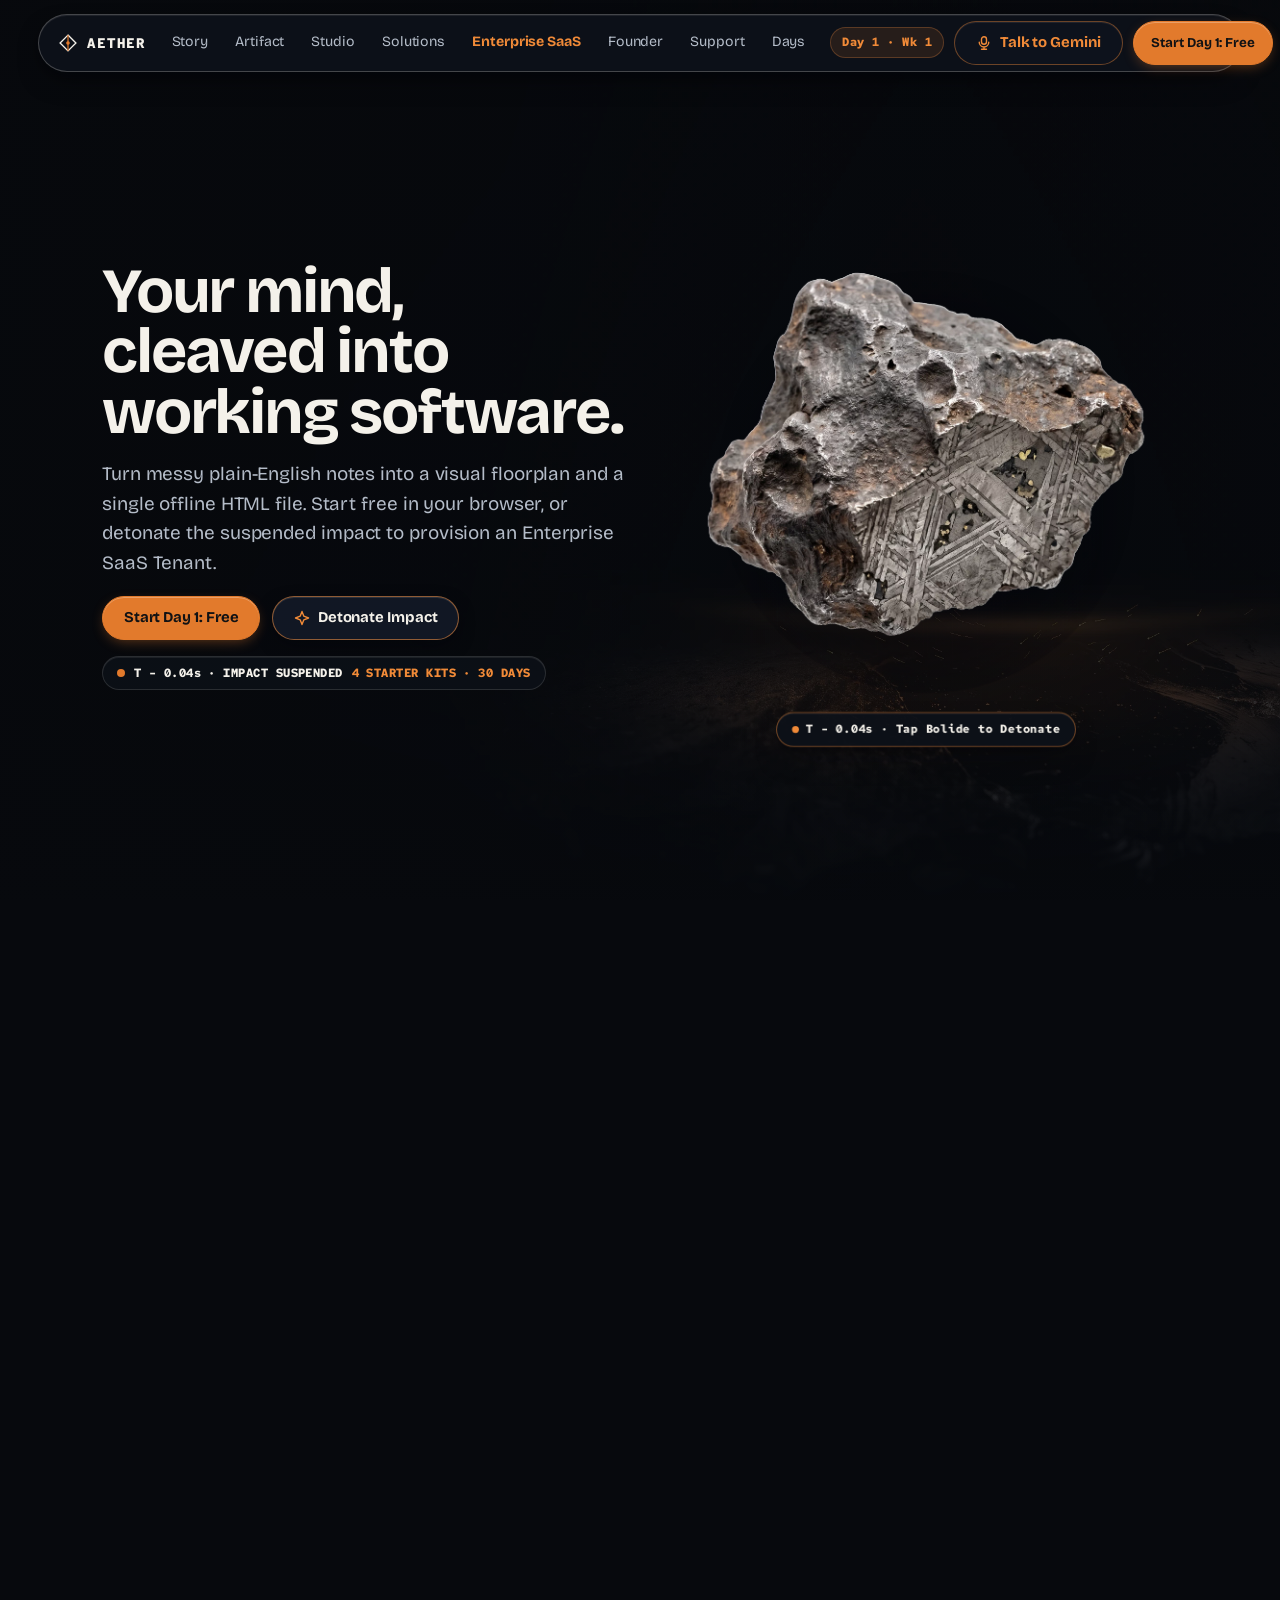
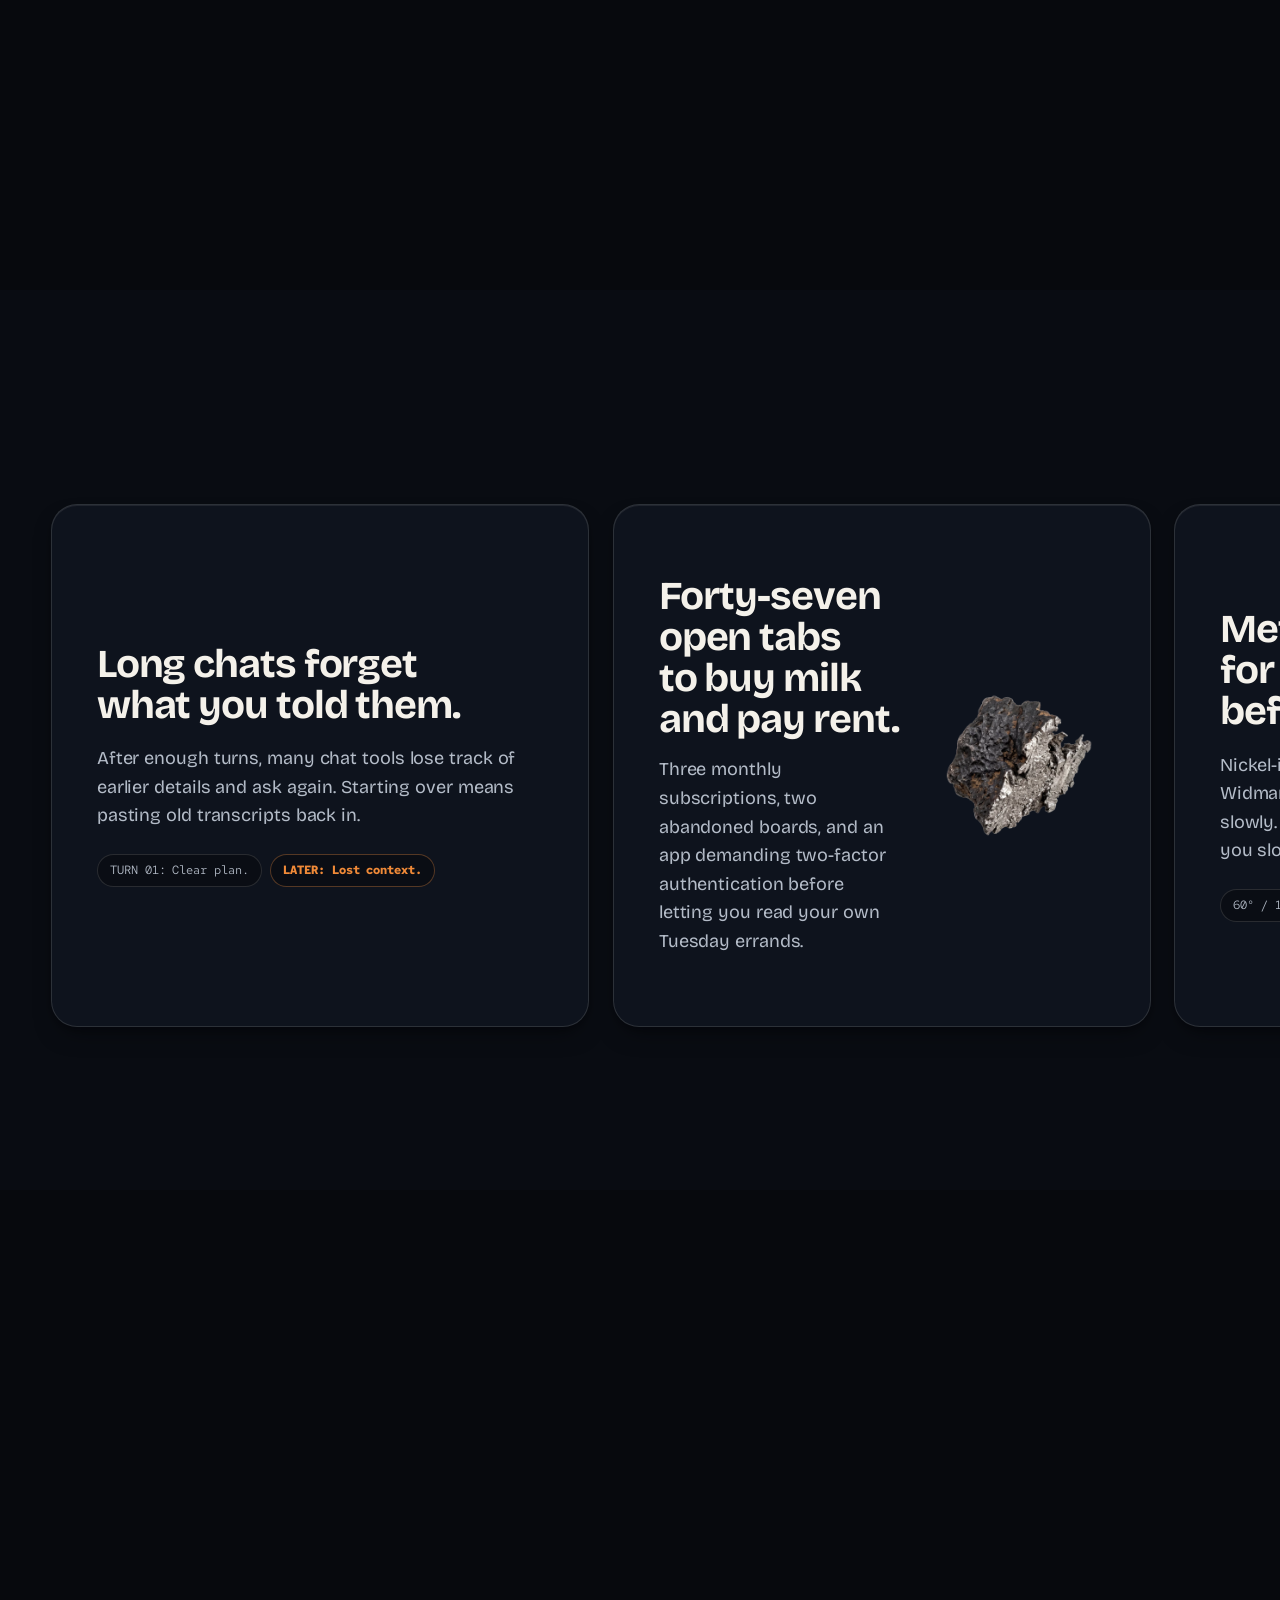
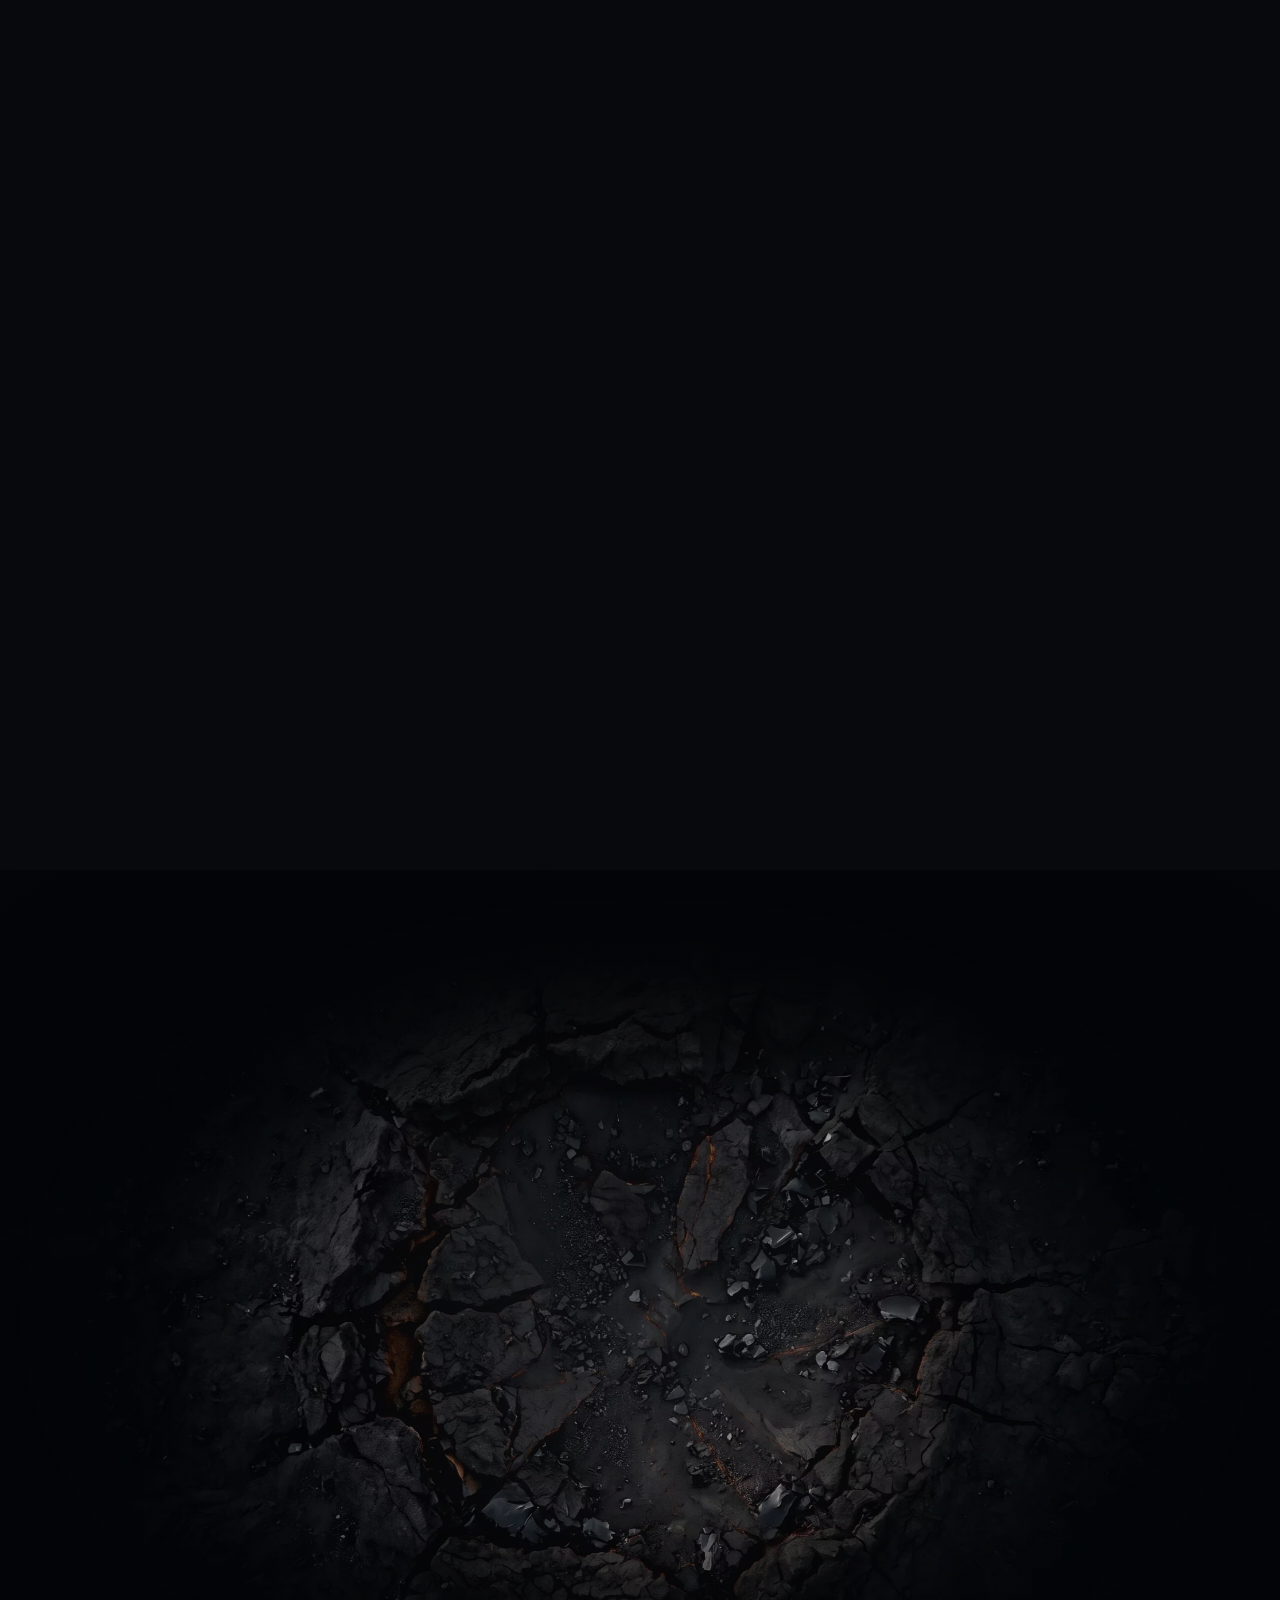
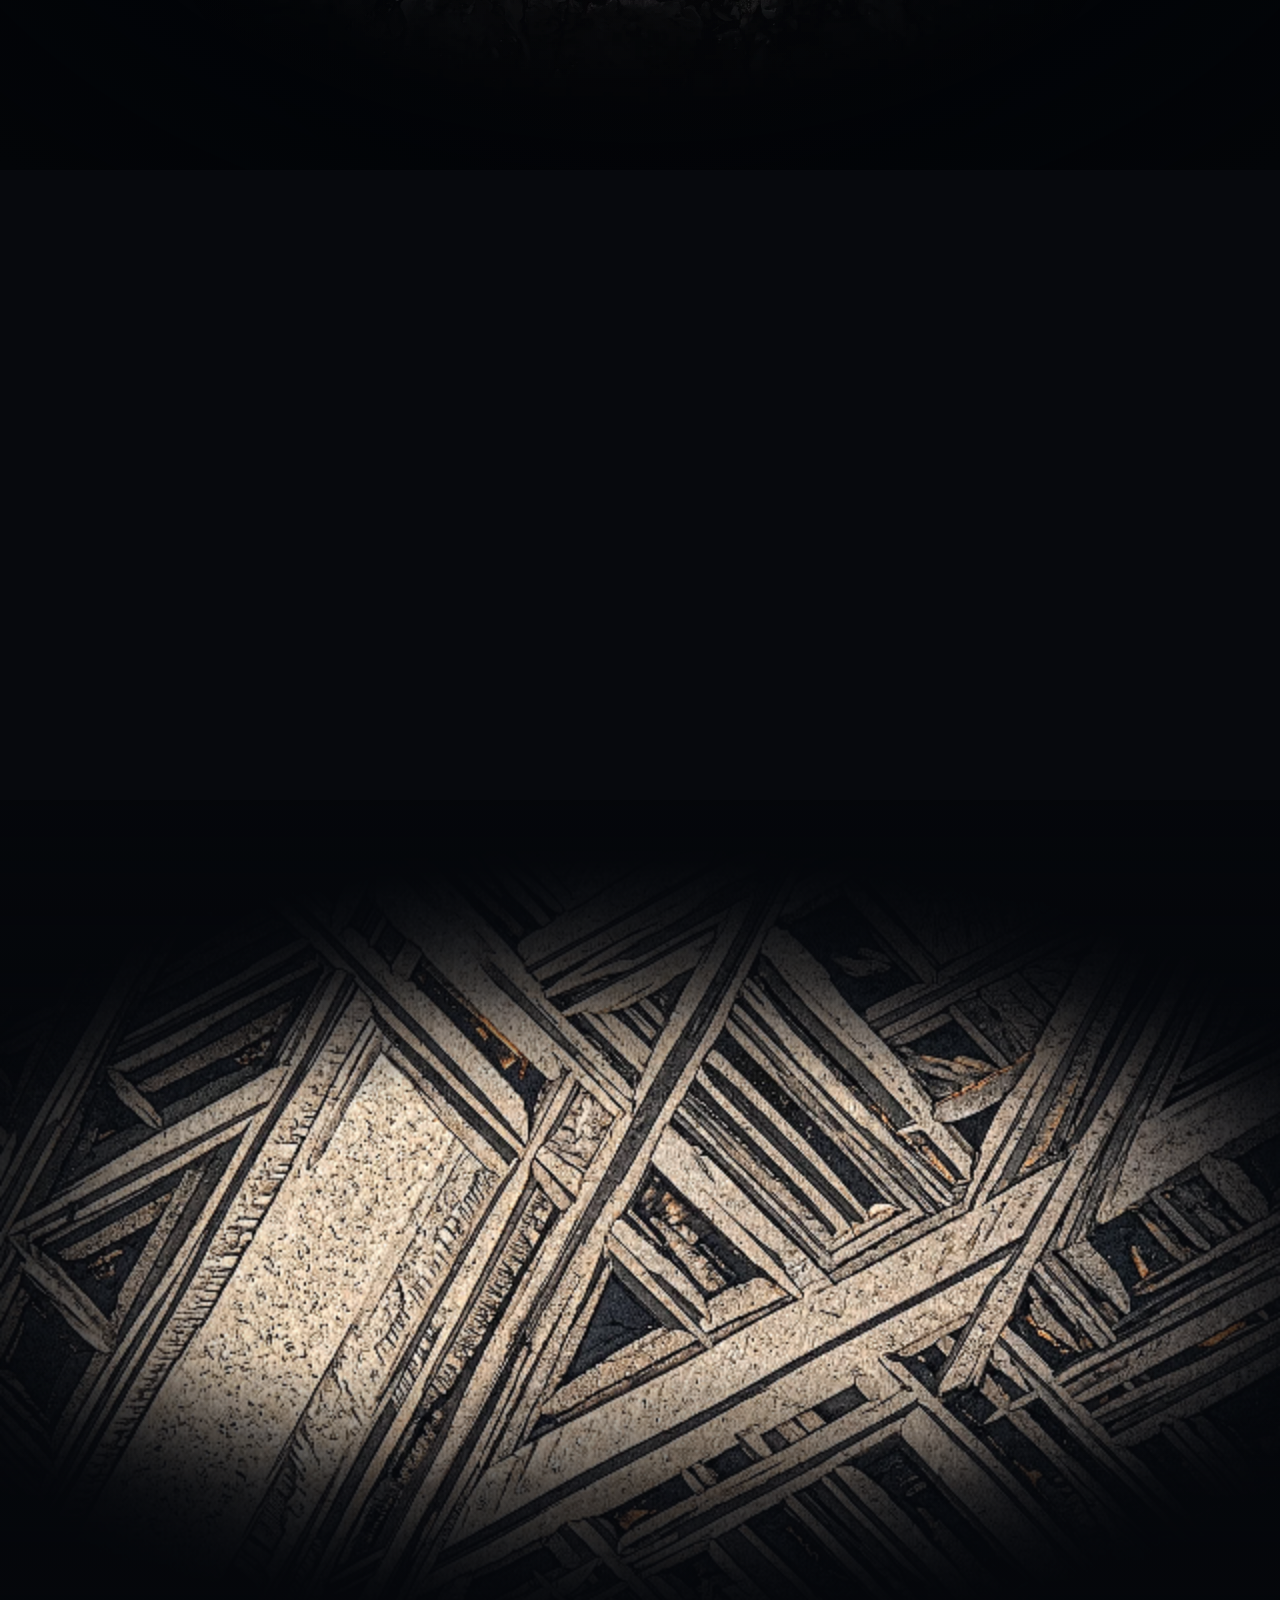
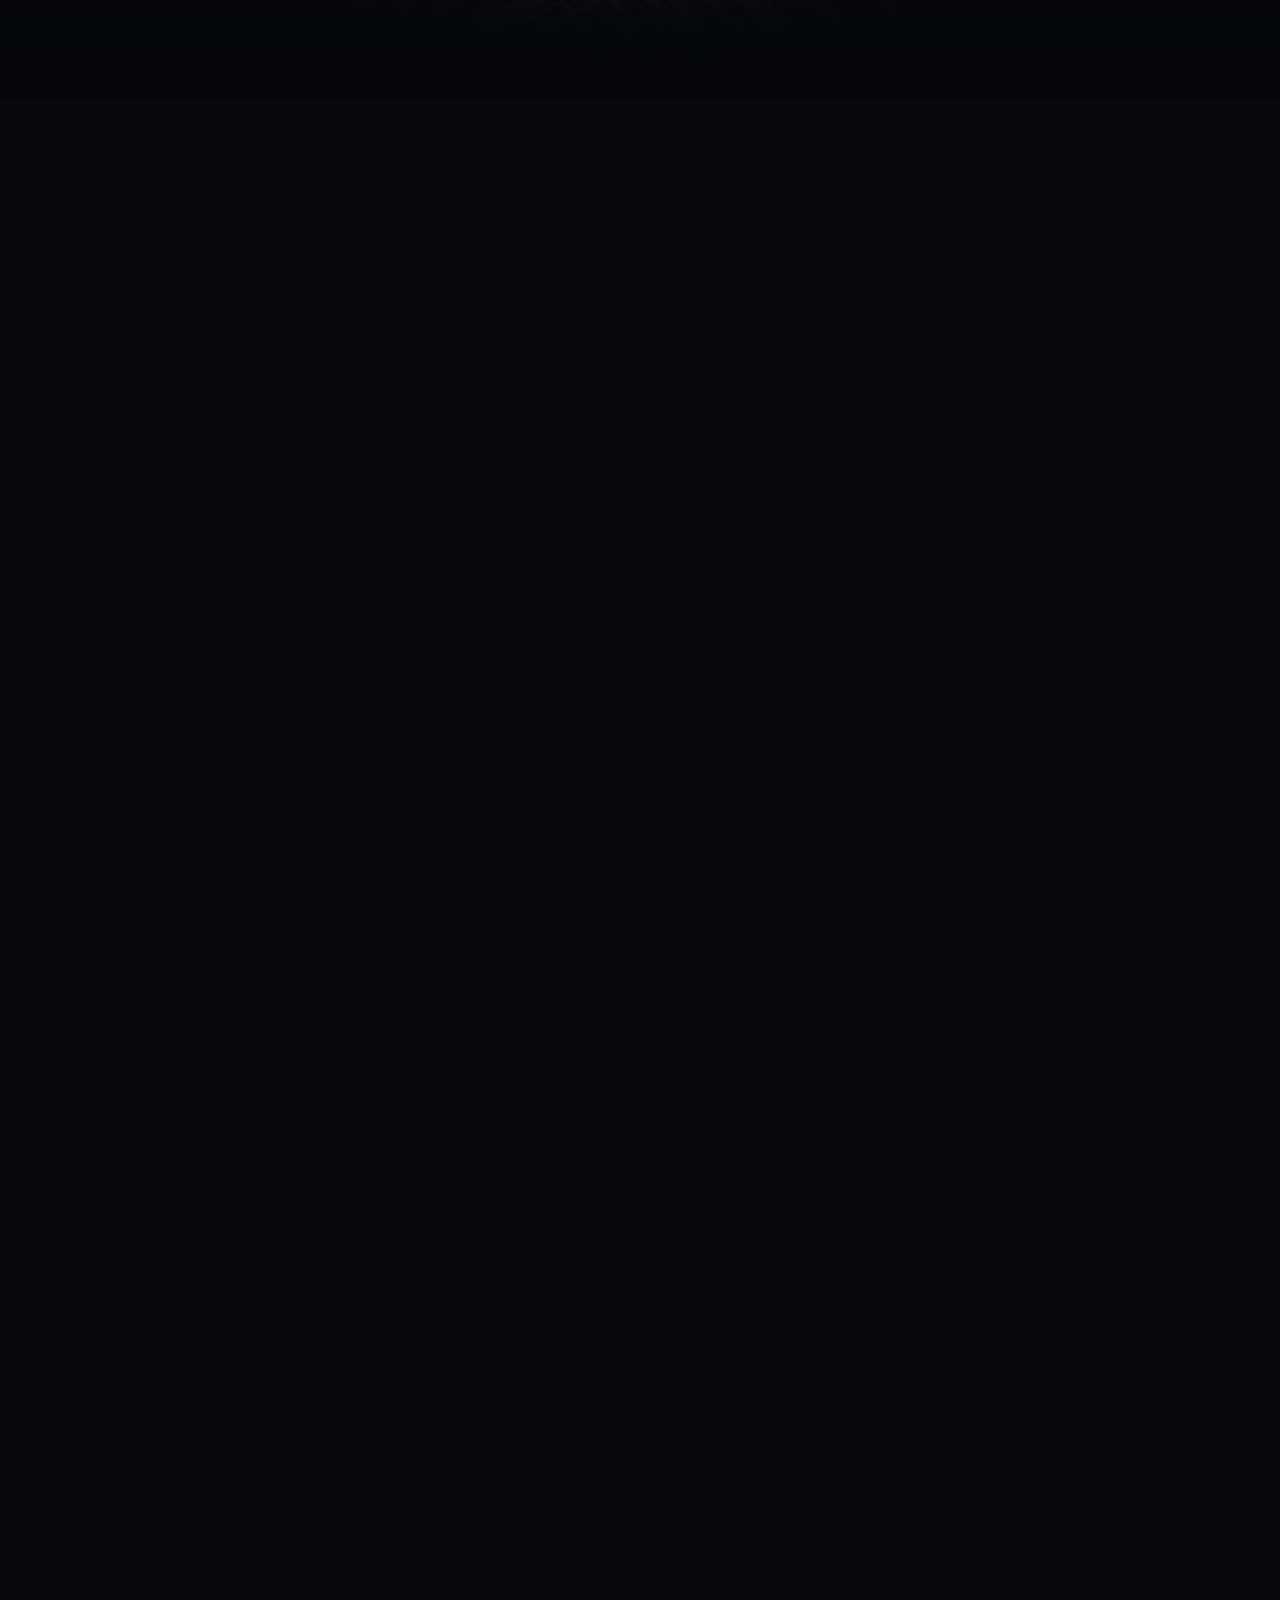
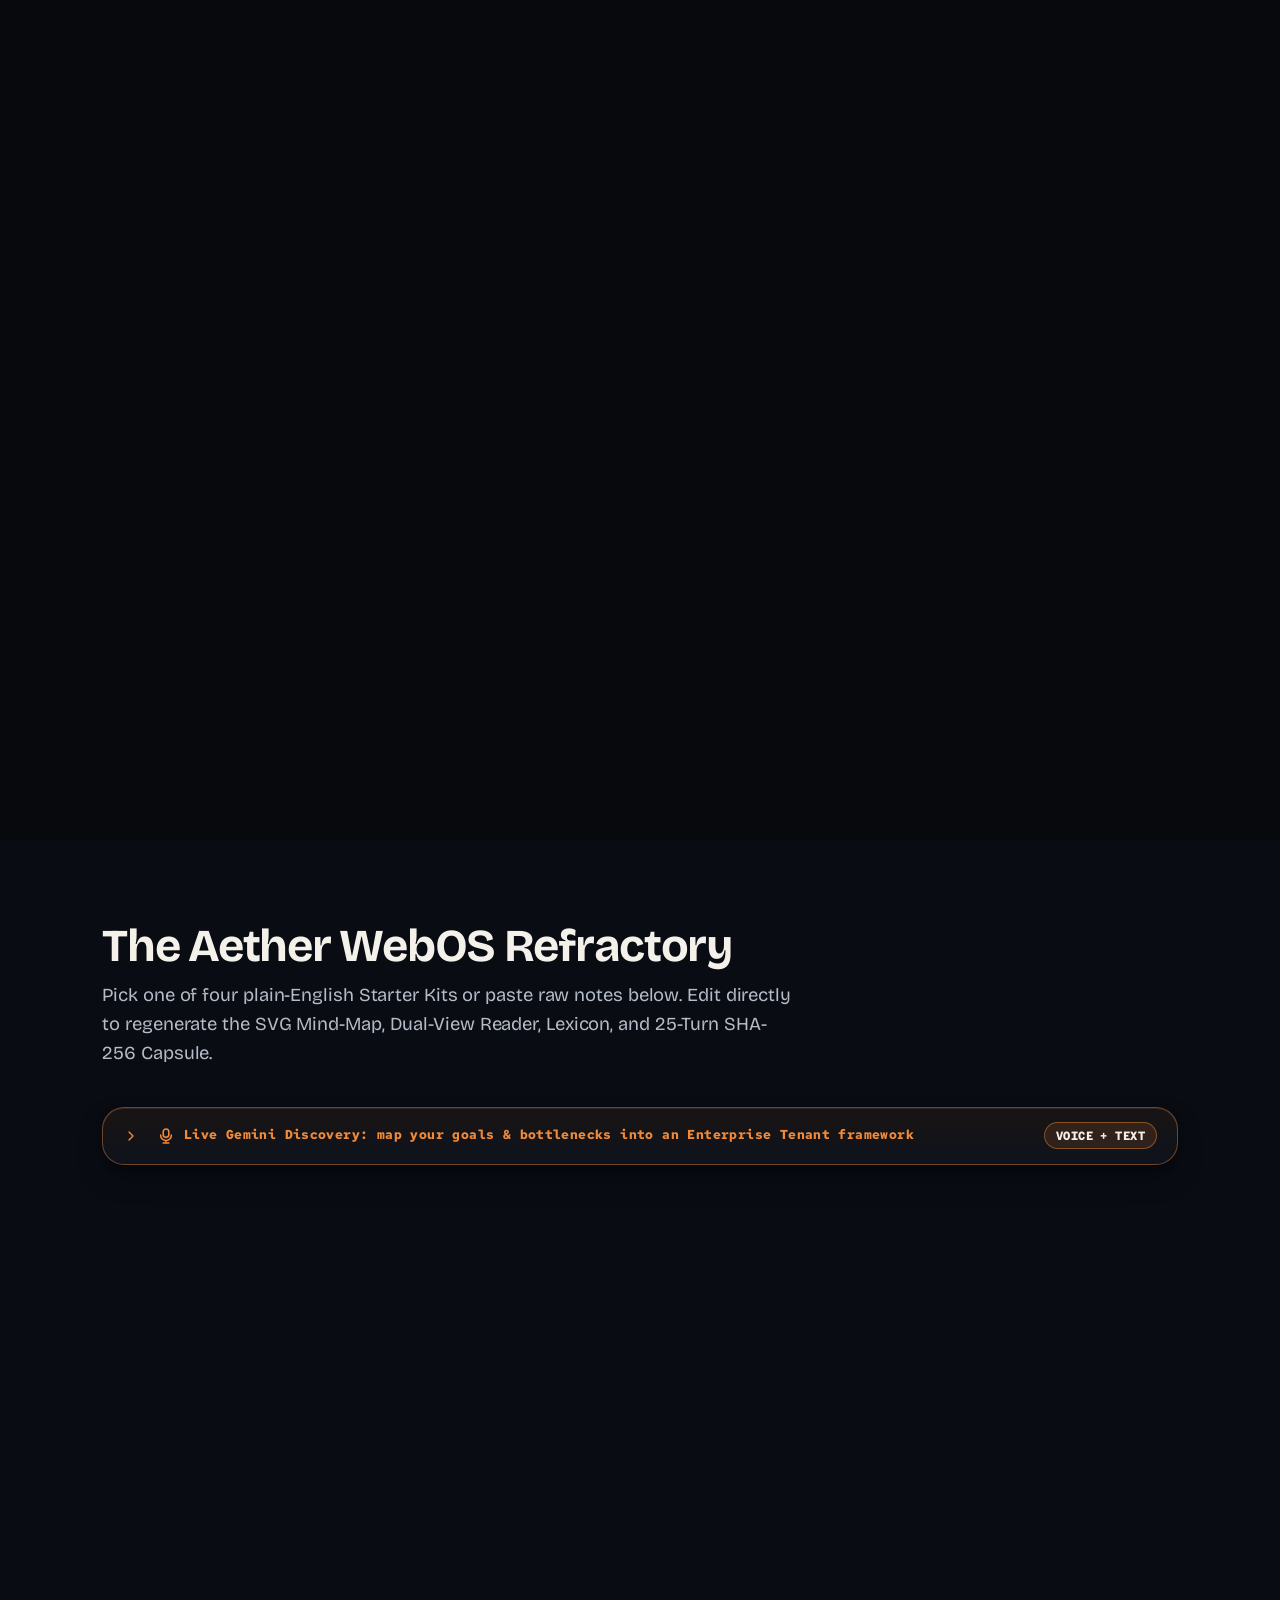
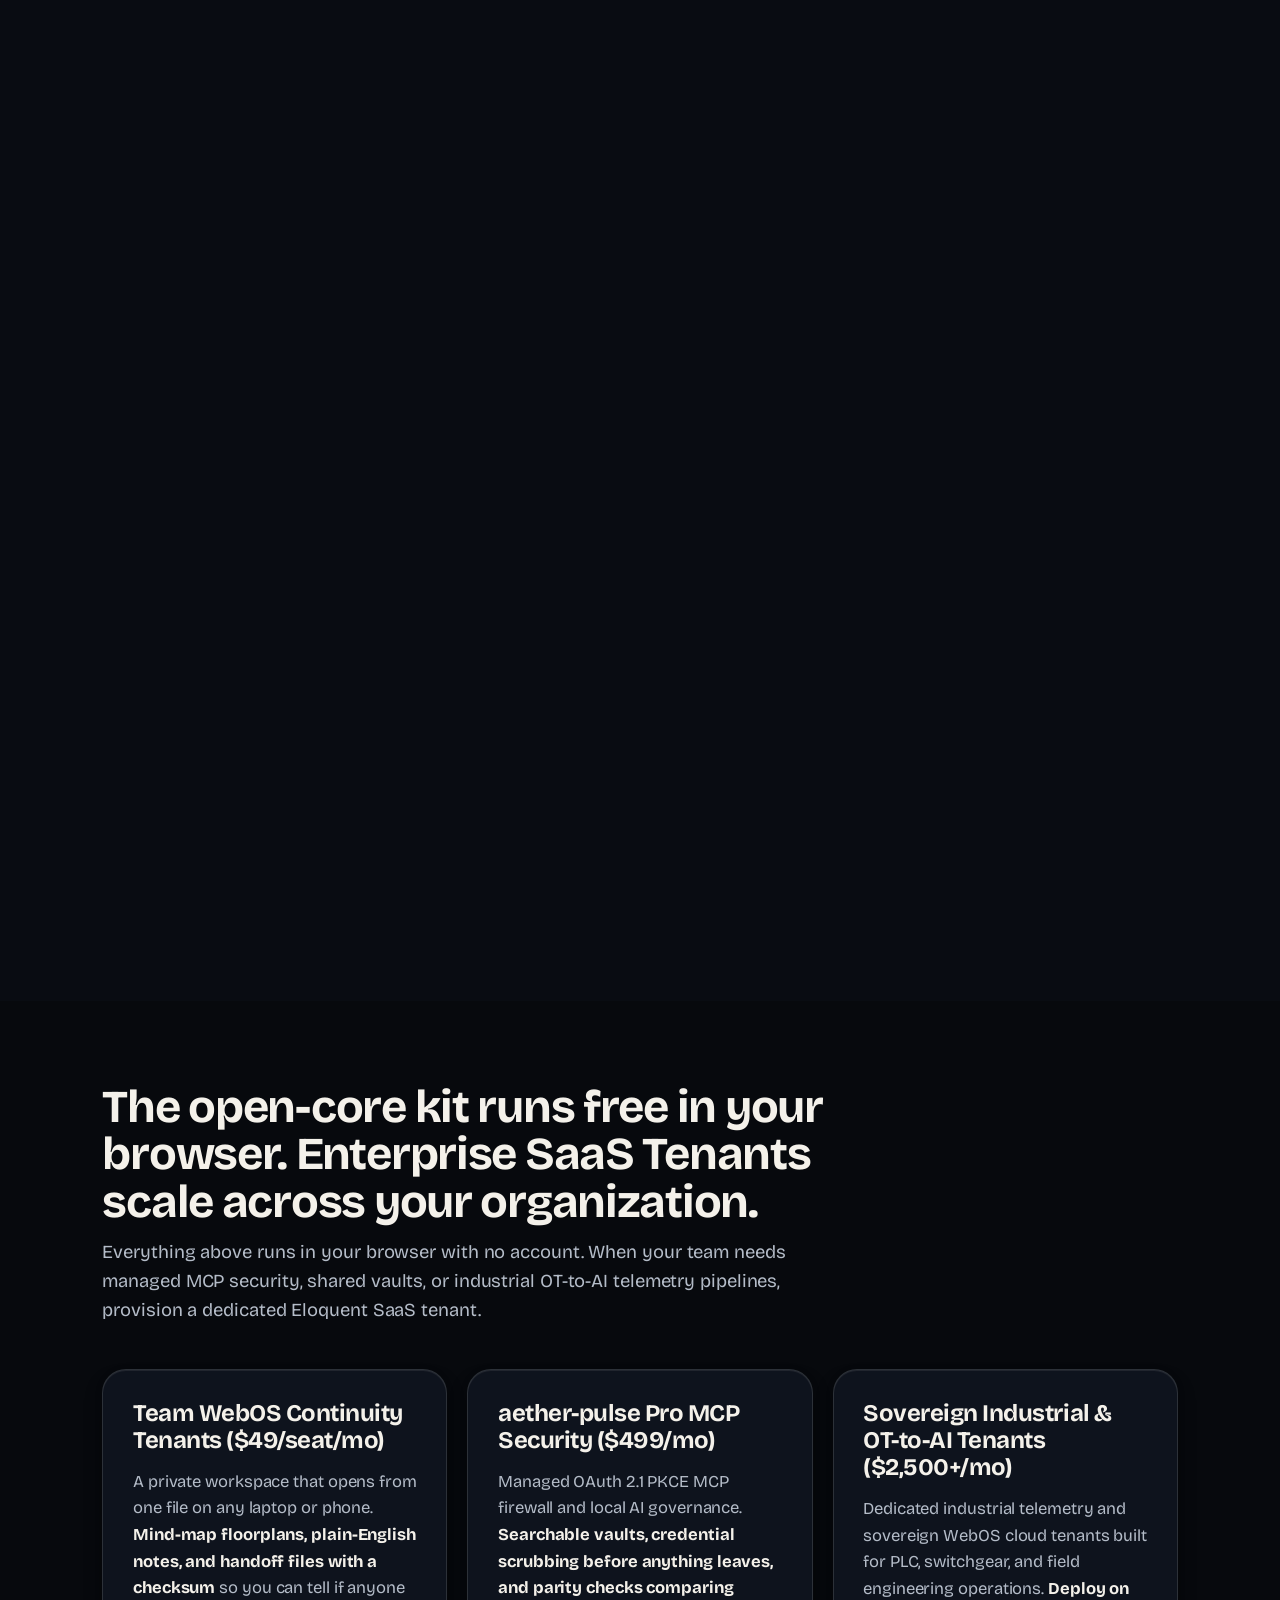
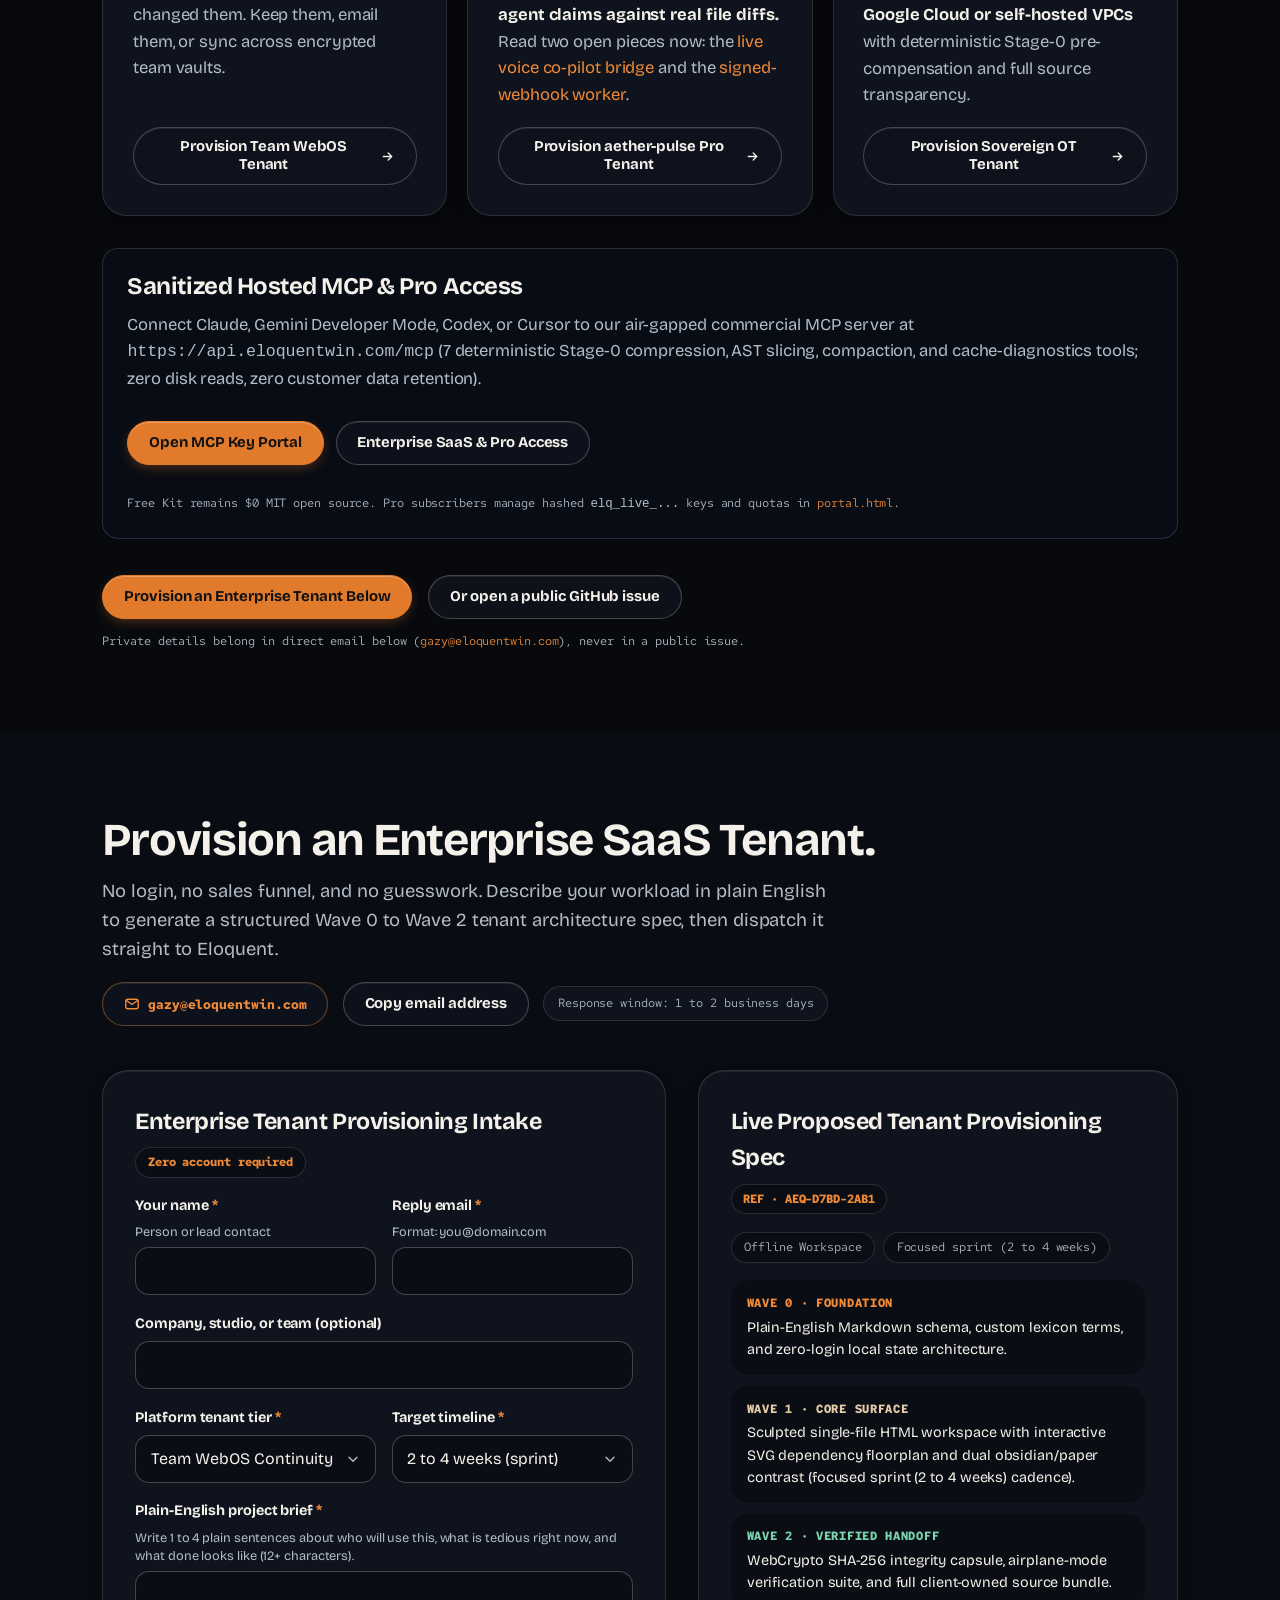
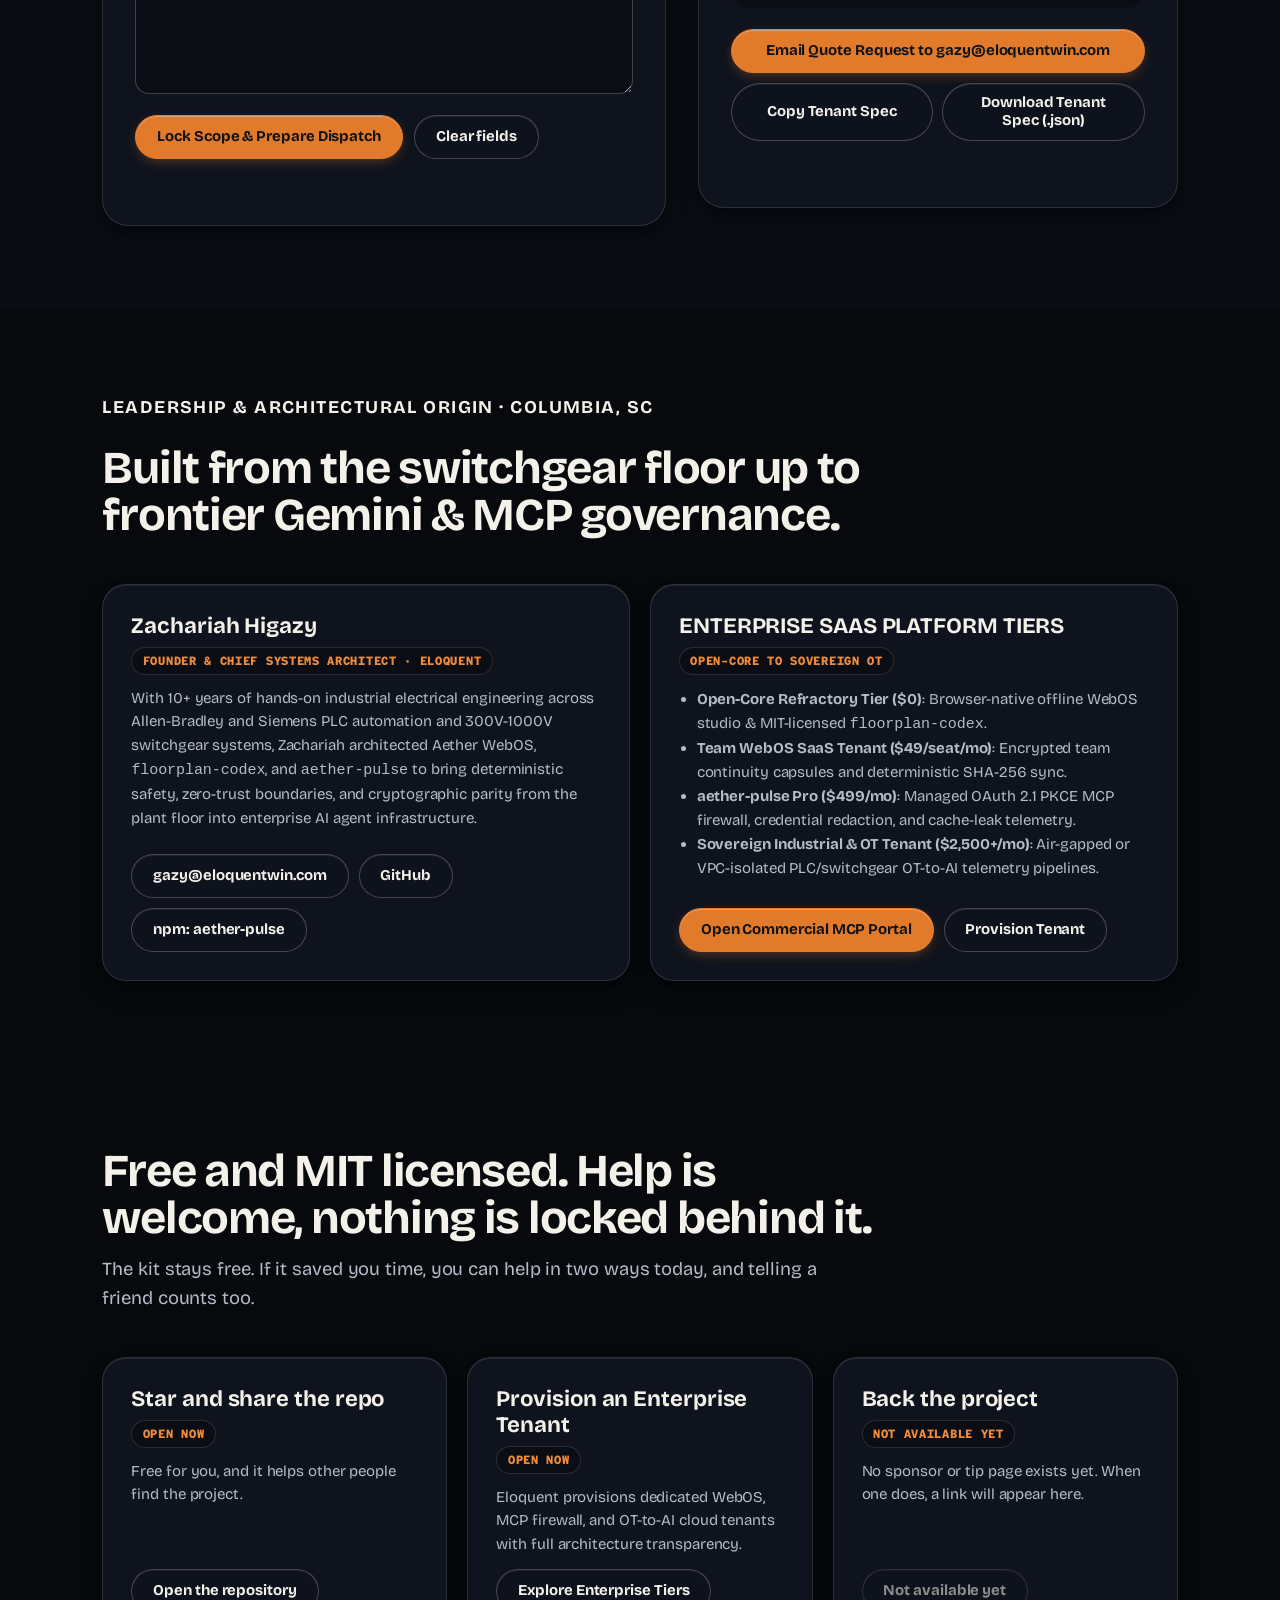
<file: index.html>
<!doctype html>
<html lang="en">
<head>
<meta charset="utf-8">
<meta name="viewport" content="width=device-width, initial-scale=1, viewport-fit=cover">
<title>Eloquent - Aether WebOS, MCP Security &amp; OT-to-AI Telemetry SaaS Platform</title>
<meta name="description" content="Aether WebOS, aether-pulse MCP Security Firewall, and sovereign industrial OT-to-AI telemetry SaaS tenants by Eloquent. Run the free open-core browser kit or provision an Enterprise SaaS Tenant.">
<link rel="canonical" href="https://eloquentwin.com/">
<meta property="og:type" content="website">
<meta property="og:site_name" content="Eloquent · Aether WebOS &amp; aether-pulse">
<meta property="og:title" content="Eloquent - Aether WebOS, MCP Security &amp; OT-to-AI Telemetry SaaS Platform">
<meta property="og:description" content="Aether WebOS, aether-pulse MCP Security Firewall, and sovereign industrial OT-to-AI telemetry SaaS tenants by Eloquent. Start with the free open-core browser kit or provision an Enterprise SaaS Tenant.">
<meta property="og:url" content="https://eloquentwin.com/">
<meta property="og:image" content="https://eloquentwin.com/assets/artifact-poster.webp">
<meta name="twitter:card" content="summary_large_image">
<meta name="twitter:title" content="Eloquent - Aether WebOS, MCP Security &amp; OT-to-AI Telemetry SaaS Platform">
<meta name="twitter:description" content="Aether WebOS, aether-pulse MCP Security Firewall, and sovereign industrial OT-to-AI telemetry SaaS tenants by Eloquent. Start with the free open-core browser kit or provision an Enterprise SaaS Tenant.">
<meta name="twitter:image" content="https://eloquentwin.com/assets/artifact-poster.webp">
<script type="application/ld+json" id="eloquent-saas-jsonld">
{
  "@context": "https://schema.org",
  "@graph": [
    {
      "@type": "Organization",
      "@id": "https://eloquentwin.com/#organization",
      "name": "Eloquent",
      "url": "https://eloquentwin.com",
      "email": "gazy@eloquentwin.com",
      "description": "Aether WebOS, aether-pulse MCP Security Firewall, and sovereign industrial OT-to-AI telemetry SaaS platform.",
      "address": {
        "@type": "PostalAddress",
        "addressLocality": "Columbia",
        "addressRegion": "SC",
        "addressCountry": "US"
      },
      "founder": {
        "@id": "https://eloquentwin.com/#founder-zachariah-higazy"
      },
      "sameAs": [
        "https://github.com/mjeanhudson-dev",
        "https://www.npmjs.com/package/aether-pulse"
      ],
      "contactPoint": {
        "@type": "ContactPoint",
        "email": "gazy@eloquentwin.com",
        "contactType": "customer support",
        "url": "https://eloquentwin.com/#act-contact",
        "availableLanguage": ["en"]
      }
    },
    {
      "@type": "Person",
      "@id": "https://eloquentwin.com/#founder-zachariah-higazy",
      "name": "Zachariah Higazy",
      "jobTitle": "Founder & Chief Systems Architect",
      "worksFor": {
        "@id": "https://eloquentwin.com/#organization"
      },
      "url": "https://eloquentwin.com/#founder"
    },
    {
      "@type": "WebSite",
      "@id": "https://eloquentwin.com/#website",
      "url": "https://eloquentwin.com/",
      "name": "Eloquent | Aether WebOS & aether-pulse",
      "publisher": {
        "@id": "https://eloquentwin.com/#organization"
      }
    },
    {
      "@type": "SoftwareApplication",
      "@id": "https://eloquentwin.com/#aether-platform",
      "name": "Aether WebOS & aether-pulse Enterprise Platform",
      "applicationCategory": "DeveloperApplication",
      "operatingSystem": "Web, Windows, Linux, macOS",
      "url": "https://eloquentwin.com/",
      "author": {
        "@id": "https://eloquentwin.com/#organization"
      },
      "offers": [
        {
          "@type": "Offer",
          "name": "Open-Core Refractory Tier",
          "price": "0",
          "priceCurrency": "USD"
        },
        {
          "@type": "Offer",
          "name": "Team WebOS SaaS Tenant",
          "price": "49",
          "priceCurrency": "USD"
        },
        {
          "@type": "Offer",
          "name": "aether-pulse Pro MCP Firewall",
          "price": "499",
          "priceCurrency": "USD"
        },
        {
          "@type": "Offer",
          "name": "Sovereign Industrial & OT-to-AI Enterprise Tenant",
          "price": "2500",
          "priceCurrency": "USD"
        }
      ]
    }
  ]
}
</script>
<link rel="icon" href="data:image/svg+xml,%3Csvg xmlns='http://www.w3.org/2000/svg' viewBox='0 0 32 32'%3E%3Crect width='32' height='32' rx='8' fill='%2307090D'/%3E%3Cpath d='M16 4L27 16L16 28L5 16Z' fill='none' stroke='%23F4F1EA' stroke-width='2'/%3E%3Cpath d='M16 4V28' stroke='%23E27A2C' stroke-width='1.8'/%3E%3Ccircle cx='16' cy='16' r='3' fill='%23E27A2C'/%3E%3C/svg%3E">
<link rel="preload" href="./fonts/BricolageGrotesque-Bold.woff2" as="font" type="font/woff2" crossorigin>
<link rel="preload" href="./fonts/BricolageGrotesque-Regular.woff2" as="font" type="font/woff2" crossorigin>
<link rel="preload" href="./assets/meteor-preimpact.webp" as="image" type="image/webp" fetchpriority="high">
<link rel="preload" href="./assets/meteorite-crust.webp" as="image" type="image/webp" fetchpriority="high">
<link rel="stylesheet" href="scrollcraft.css">
<link rel="stylesheet" href="webos/refractory.css">
<link rel="stylesheet" href="styles/site.css">
<script defer src="scrollcraft.js"></script>
<script defer src="webos/capsules.js"></script>
<script defer src="webos/exporter.js"></script>
<script defer src="webos/refractory.js"></script>
<script defer src="webos/live-bridge.js"></script>
<script defer src="webgl/artifact-shader.js"></script>
<script defer src="scripts/stage-choreography.js"></script>
</head>
<body>

<header class="site-bar" aria-label="Primary Navigation">
  <a class="site-bar__brand" href="#top">
    <svg class="site-bar__mark" width="20" height="20" viewBox="0 0 24 24" aria-hidden="true">
      <path d="M12 2.5L21.5 12L12 21.5L2.5 12Z" fill="none" stroke="#F4F1EA" stroke-width="1.6"/>
      <path d="M12 2.5V21.5" stroke="#E27A2C" stroke-width="1.4"/>
      <circle cx="12" cy="12" r="2.2" fill="#E27A2C"/>
    </svg>
    <span>AETHER</span>
  </a>

  <nav class="site-bar__nav" aria-label="Page sections">
    <a class="site-bar__link" href="#act-corridor">Story</a>
    <a class="site-bar__link" href="#act-artifact">Artifact</a>
    <a class="site-bar__link" href="#act-studio">Studio</a>
    <a class="site-bar__link" href="#act-solutions">Solutions</a>
    <a class="site-bar__link site-bar__link--accent" href="#act-contact">Enterprise SaaS</a>
    <a class="site-bar__link" href="#founder">Founder</a>
    <a class="site-bar__link" href="#act-support">Support</a>
    <a class="site-bar__link" href="#act-curriculum">Days</a>
  </nav>

  <div class="site-bar__right">
    <span class="site-bar__day" data-aether-nav-day aria-live="polite">Day 1 · Wk 1</span>
    <a class="btn btn--ghost site-bar__copilot" href="#aether-live-copilot" data-aether-open-copilot>
      <svg class="btn__icon" width="16" height="16" viewBox="0 0 16 16" fill="none" aria-hidden="true">
        <rect x="5.5" y="1.75" width="5" height="7.5" rx="2.5" stroke="currentColor" stroke-width="1.4"/>
        <path d="M3.25 7.25a4.75 4.75 0 0 0 9.5 0M8 12v2.25M5.5 14.25h5" stroke="currentColor" stroke-width="1.4" stroke-linecap="round"/>
      </svg>
      <span>Talk to Gemini</span>
    </a>
    <a class="btn btn--primary site-bar__cta" href="#act-studio" data-aether-start>Start Day 1: Free</a>
  </div>
</header>

<main id="top">

  <!-- ACT 1 : TENSION (pin 2.1, Freeze-Frame Pre-Impact -> Click-to-Detonate Fractured Stage + Smart Quote Router) -->
  <section id="act-cleave" data-sc-act="pin" data-sc-span="2.1">
    <div data-sc-stage class="cleave-stage" id="cleave-stage" data-impact-state="frozen" data-sc-verify-state="p:0.00|cleave:0">

      <div class="cleave-media" aria-hidden="true">
        <img
          class="cleave-backdrop cleave-backdrop--frozen"
          src="assets/meteor-preimpact.webp"
          width="2560"
          height="1440"
          fetchpriority="high"
          loading="eager"
          decoding="async"
          alt="">
        <img
          class="cleave-backdrop cleave-backdrop--detonated"
          src="assets/meteor-detonation.webp"
          width="2560"
          height="1440"
          loading="eager"
          decoding="async"
          alt="">
        <div class="cleave-shockwave"></div>
        <div class="cleave-scrim"></div>
      </div>

      <div class="sc-wrap cleave-grid">
        <div class="cleave-editorial" data-sc-cue="0 1 0 0" data-sc-rise="0">
          <h1 class="cleave-title">Your mind, cleaved into working software.</h1>
          <p class="cleave-sub">Turn messy plain-English notes into a visual floorplan and a single offline HTML file. Start free in your browser, or detonate the suspended impact to provision an Enterprise SaaS Tenant.</p>

          <div class="cleave-actions">
            <a class="btn btn--primary cleave-cta" href="#act-studio" data-aether-start>Start Day 1: Free</a>
            <button
              type="button"
              class="btn btn--detonate"
              id="cleave-detonate-btn"
              data-aether-detonate
              aria-expanded="false"
              aria-controls="cleave-fracture-deck">
              <svg class="btn__icon" width="16" height="16" viewBox="0 0 16 16" fill="none" aria-hidden="true">
                <path d="M8 1.5L9.85 6.15L14.5 8L9.85 9.85L8 14.5L6.15 9.85L1.5 8L6.15 6.15L8 1.5Z" stroke="currentColor" stroke-width="1.4" stroke-linejoin="round"/>
              </svg>
              <span data-detonate-label>Detonate Impact</span>
            </button>
          </div>

          <div class="cleave-telemetry">
            <span class="cleave-telemetry__dot" aria-hidden="true"></span>
            <span class="cleave-telemetry__tag">T - 0.04s · IMPACT SUSPENDED</span>
            <span class="cleave-telemetry__sep" aria-hidden="true">·</span>
            <span class="cleave-telemetry__readout" id="cleave-readout">4 STARTER KITS · 30 DAYS</span>
          </div>
        </div>

        <div class="cleave-focal">
          <button
            type="button"
            class="cleave-meteor"
            id="cleave-meteor"
            data-aether-detonate
            aria-expanded="false"
            aria-controls="cleave-fracture-deck"
            aria-label="Detonate suspended meteorite impact to reveal the Smart Tenant Router">
            <img
              class="cleave-meteor__img"
              src="assets/meteorite-crust.webp"
              width="2048"
              height="2048"
              fetchpriority="high"
              loading="eager"
              decoding="async"
              alt="Natural iron-nickel octahedrite meteorite specimen with regmaglypt fusion crust suspended in tension before impact.">
            <span class="cleave-meteor__pill">
              <span class="cleave-meteor__spark" aria-hidden="true"></span>
              <span>T - 0.04s · Tap Bolide to Detonate</span>
            </span>
          </button>

          <div class="cleave-shards" aria-hidden="true">
            <img
              class="cleave-shard cleave-shard--a"
              src="assets/shard-01.webp"
              width="1600"
              height="1600"
              loading="lazy"
              decoding="async"
              alt="">
            <img
              class="cleave-shard cleave-shard--b"
              src="assets/shard-02.webp"
              width="1600"
              height="1600"
              loading="lazy"
              decoding="async"
              alt="">
          </div>

          <div class="cleave-fracture-deck" id="cleave-fracture-deck" inert>
            <div class="fracture-specimens">
              <div class="fracture-specimen fracture-specimen--alabaster">
                <strong>Offline-First HTML</strong>
                <span>Zero login · WebCrypto SHA-256 parity</span>
              </div>
              <div class="fracture-specimen fracture-specimen--obsidian">
                <strong>Enterprise SaaS Tenants</strong>
                <span>Managed MCP Firewall &amp; OT-to-AI Cloud Tenants</span>
              </div>
            </div>

            <div class="quote-router" id="aether-quote-router" data-quote-router>
              <div class="quote-router__head">
                <h2 class="quote-router__title" id="quote-router-title">Smart Intent &amp; Tenant Architecture Router</h2>
                <button type="button" class="btn btn--ghost quote-router__replay" data-impact-reset>Replay freeze-frame</button>
              </div>

              <div class="quote-router__pills" role="group" aria-labelledby="quote-router-title">
                <button type="button" class="intent-pill" data-router-intent="offline-workspace" aria-pressed="true">Offline Workspace</button>
                <button type="button" class="intent-pill" data-router-intent="local-ai-vault" aria-pressed="false">Private Local AI Vault</button>
                <button type="button" class="intent-pill" data-router-intent="custom-webos-site" aria-pressed="false">Sovereign Enterprise WebOS Tenant</button>
                <button type="button" class="intent-pill" data-router-intent="free-kit" aria-pressed="false">Free 30-Day Kit</button>
              </div>

              <p class="quote-router__preview" id="router-wave-preview" aria-live="polite">
                Wave 0..2 scope: Single-file workspace schema · SVG mind-map &amp; lexicon · offline SHA-256 handoff capsule.
              </p>

              <div class="quote-router__form">
                <label class="quote-router__label" for="router-goal-input">One-line goal (optional, pre-fills your tenant spec)</label>
                <div class="quote-router__row">
                  <input
                    type="text"
                    id="router-goal-input"
                    class="quote-router__input"
                    maxlength="220"
                    spellcheck="true"
                    enterkeyhint="go"
                    placeholder="e.g., Offline iPad checklist for 12 techs">
                  <button type="button" class="btn btn--primary quote-router__submit" id="router-route-btn" data-quote-route-btn>
                    <span data-router-btn-label>Configure Tenant Architecture</span>
                    <svg class="btn__icon" width="15" height="15" viewBox="0 0 16 16" fill="none" aria-hidden="true">
                      <path d="M3.5 8H12.5M8.75 4.25L12.5 8L8.75 11.75" stroke="currentColor" stroke-width="1.4" stroke-linecap="round" stroke-linejoin="round"/>
                    </svg>
                  </button>
                </div>
              </div>
            </div>
          </div>
        </div>
      </div>

    </div>
  </section>

  <!-- ACT 2 : WIT & MOMENTUM (pan 4.2, Sculpted 6-Plate Horizontal Corridor) -->
  <section id="act-corridor" data-sc-act="pan" data-sc-span="4.2">
    <div data-sc-stage class="corridor-stage" aria-label="Horizontal narrative corridor">
      <div class="corridor-rail" data-sc-pan="0.04" id="corridor-rail">

        <article class="corridor-plate corridor-plate--lead">
          <h2 class="corridor-title">Long chats forget what you told them.</h2>
          <p class="corridor-body">After enough turns, many chat tools lose track of earlier details and ask again. Starting over means pasting old transcripts back in.</p>
          <div class="corridor-datum">
            <span class="corridor-datum__row">TURN 01: Clear plan.</span>
            <span class="corridor-datum__row corridor-datum__row--amber">LATER: Lost context.</span>
          </div>
        </article>

        <article class="corridor-plate corridor-plate--media">
          <div class="corridor-plate__text">
            <h2 class="corridor-title">Forty-seven open tabs to buy milk and pay rent.</h2>
            <p class="corridor-body">Three monthly subscriptions, two abandoned boards, and an app demanding two-factor authentication before letting you read your own Tuesday errands.</p>
          </div>
          <div class="corridor-plate__art">
            <img
              src="assets/shard-01.webp"
              width="1600"
              height="1600"
              loading="lazy"
              decoding="async"
              alt="Natural torn Sikhote-Alin iron-nickel meteorite shrapnel fragment on transparent field.">
          </div>
        </article>

        <article class="corridor-plate">
          <h2 class="corridor-title">Meteorite iron cools for millions of years before bands form.</h2>
          <p class="corridor-body">Nickel-iron meteorites show sixty-degree Widmanstatten bands because they cooled very slowly. Plain notes also sort out more easily when you slow down and write them plainly.</p>
          <div class="corridor-datum">
            <span class="corridor-datum__row">60° / 120° LAMELLAR BANDS</span>
            <span class="corridor-datum__row corridor-datum__row--amber">PLAIN PROSE · FLOORPLAN TREE</span>
          </div>
        </article>

        <article class="corridor-plate corridor-plate--media">
          <div class="corridor-plate__text">
            <h2 class="corridor-title">Plain English in. Dependency geometry out.</h2>
            <p class="corridor-body">Write the way you would explain it across a kitchen table. Aether pulls out your key terms, sorts tasks into stages, and computes a checksum in your browser so you can tell if the file changed.</p>
          </div>
          <div class="corridor-plate__art">
            <img
              src="assets/shard-02.webp"
              width="1600"
              height="1600"
              loading="lazy"
              decoding="async"
              alt="Organic liquid mercury droplets solidifying over rough jagged blackened meteoric iron on transparent field.">
          </div>
        </article>

        <article class="corridor-plate">
          <h2 class="corridor-title">floorplan-codex is public and open source.</h2>
          <p class="corridor-body">Try how plain sentences become a staged task list here, or read the parser code on GitHub.</p>
          <div class="codex-preview" data-codex-preview>
            <div class="codex-preview__tabs" role="group" aria-label="Floorplan Codex specimen preview">
              <button type="button" class="codex-preview__btn" data-codex-sample="household" aria-pressed="true">Household</button>
              <button type="button" class="codex-preview__btn" data-codex-sample="workshop" aria-pressed="false">Workshop</button>
              <button type="button" class="codex-preview__btn" data-codex-sample="creator" aria-pressed="false">Creator</button>
            </div>
            <pre class="codex-preview__out" id="codex-preview-out">WAVE 0 -&gt; Fixed bills snapshot + due dates
WAVE 1 -&gt; 10-meal pantry loop (depends: Wave 0)
WAVE 2 -&gt; $25 buffer jar + offline HTML export</pre>
          </div>
          <a class="corridor-link" href="https://github.com/mjeanhudson-dev/floorplan-codex" target="_blank" rel="noopener noreferrer">
            <span>Inspect floorplan-codex on GitHub</span>
            <svg class="btn__icon" width="14" height="14" viewBox="0 0 16 16" fill="none" aria-hidden="true">
              <path d="M3.5 8H12.5M8.75 4.25L12.5 8L8.75 11.75" stroke="currentColor" stroke-width="1.4" stroke-linecap="round" stroke-linejoin="round"/>
            </svg>
          </a>
        </article>

        <article class="corridor-plate">
          <h2 class="corridor-title">Works with Wi-Fi switched off.</h2>
          <p class="corridor-body">Export one self-contained HTML file. Double-click it on any laptop, with no account and no connection.</p>
          <div class="corridor-plate__cta">
            <a class="btn btn--primary" href="#act-studio" data-aether-start>Start Day 1: Free</a>
          </div>
        </article>

      </div>
    </div>
  </section>

  <!-- ACT 3 : AUTHORED SILENCE (pin 1.7, Natural Basalt Impact -> Reflective Obsidian Mirror Void #030508) -->
  <section id="act-mirror" data-sc-act="pin" data-sc-span="1.7">
    <div data-sc-stage class="mirror-stage" id="mirror-stage" data-sc-verify-state="mirror:0.00|beat:1">
      <img
        class="mirror-impact"
        id="mirror-impact"
        src="assets/impact-void.webp"
        width="2560"
        height="1600"
        loading="lazy"
        decoding="async"
        alt="">
      <div class="mirror-sheen" id="mirror-sheen" aria-hidden="true"></div>
      <div class="mirror-copy">
        <h2 class="mirror__line mirror__line--primary" data-sc-cue="0 0.90 0 0.12" data-sc-rise="0">The meteor landed.</h2>
        <p class="mirror__line mirror__line--secondary" data-sc-cue="0.22 0.94 0.24 0.12" data-sc-rise="0">Everything unnecessary went dark.</p>
      </div>
    </div>
  </section>

  <!-- ACT 4 : THE PEAK (pin 3.6, dwell 0.40, Photorealistic Liquid-Mercury Widmanstatten WebGL + Poster Fallback) -->
  <section id="act-artifact" data-sc-act="pin" data-sc-span="3.6" data-sc-dwell="0.40" data-aether-shader-state="standby">
    <div data-sc-stage class="artifact-stage" id="artifact-stage" data-sc-verify-state="phase:mercury|step:0|p:0.00">
      <img
        class="artifact-poster"
        src="assets/artifact-poster.webp"
        width="2560"
        height="1600"
        loading="lazy"
        decoding="async"
        alt="Molten liquid mercury streaming across a jagged cleaved iron-nickel Widmanstatten meteorite core on dark obsidian.">
      <template id="aether-artifact-plates">
        <img data-plate="mercury" src="assets/artifact-mercury.webp" alt="">
        <img data-plate="cleave" src="assets/artifact-poster.webp" alt="">
        <img data-plate="crystal" src="assets/artifact-crystal.webp" alt="">
      </template>
      <canvas id="aether-artifact-canvas" aria-label="Interactive liquid-mercury Widmanstatten mineral relighting shader"></canvas>

      <div class="artifact-scrim artifact-scrim--top" aria-hidden="true"></div>
      <div class="artifact-scrim artifact-scrim--bottom" aria-hidden="true"></div>

      <div class="artifact-hud__top" data-sc-cue="0 1 0 0" data-sc-rise="0">
        <div class="artifact-hud__lead">
          <h2 class="artifact-title">Disordered prose locks into crystal structure.</h2>
          <p class="artifact-phase" id="artifact-phase-readout">Phase 01 · Molten Mercury Suspension</p>
        </div>
        <button type="button" class="btn btn--ghost artifact-toggle" data-aether-shader-toggle>Pause shader</button>
      </div>

      <div class="artifact-hud__bottom" data-sc-cue="0 1 0 0" data-sc-rise="0">
        <div class="artifact-pipeline" role="list" aria-label="Cleavage transformation stages">
          <div class="artifact-node is-active" role="listitem" data-cleave-step="0">
            <span class="artifact-node__tick" aria-hidden="true"></span>
            <span class="artifact-node__label">RAW NOTE</span>
          </div>
          <div class="artifact-node" role="listitem" data-cleave-step="1">
            <span class="artifact-node__tick" aria-hidden="true"></span>
            <span class="artifact-node__label">LEXICON</span>
          </div>
          <div class="artifact-node" role="listitem" data-cleave-step="2">
            <span class="artifact-node__tick" aria-hidden="true"></span>
            <span class="artifact-node__label">FLOORPLAN</span>
          </div>
          <div class="artifact-node" role="listitem" data-cleave-step="3">
            <span class="artifact-node__tick" aria-hidden="true"></span>
            <span class="artifact-node__label">WAVE 0..2</span>
          </div>
          <div class="artifact-node" role="listitem" data-cleave-step="4">
            <span class="artifact-node__tick" aria-hidden="true"></span>
            <span class="artifact-node__label">SHA-256</span>
          </div>
        </div>

        <div class="artifact-unlocks" aria-label="Unlockable Artifacts">
          <div class="artifact-unlock">
            <span class="artifact-unlock__id">Artifact 01: floorplan-codex</span>
            <a class="artifact-unlock__link" href="https://github.com/mjeanhudson-dev/floorplan-codex" target="_blank" rel="noopener noreferrer">
              <span>Open-source parser repo</span>
              <svg class="btn__icon" width="14" height="14" viewBox="0 0 16 16" fill="none" aria-hidden="true">
                <path d="M3.5 8H12.5M8.75 4.25L12.5 8L8.75 11.75" stroke="currentColor" stroke-width="1.4" stroke-linecap="round" stroke-linejoin="round"/>
              </svg>
            </a>
          </div>
          <div class="artifact-unlock">
            <span class="artifact-unlock__id">Artifact 02: Aether WebOS Refractory Kit</span>
            <a class="artifact-unlock__link" href="#act-studio" data-aether-start>
              <span>Open offline studio</span>
              <svg class="btn__icon" width="14" height="14" viewBox="0 0 16 16" fill="none" aria-hidden="true">
                <path d="M3.5 8H12.5M8.75 4.25L12.5 8L8.75 11.75" stroke="currentColor" stroke-width="1.4" stroke-linecap="round" stroke-linejoin="round"/>
              </svg>
            </a>
          </div>
          <div class="artifact-unlock">
            <span class="artifact-unlock__id">Artifact 03: Portable Single-File HTML Kit</span>
            <button type="button" class="artifact-unlock__btn" data-aether-export>
              <span>Export My Kit (.html)</span>
              <svg class="btn__icon" width="14" height="14" viewBox="0 0 16 16" fill="none" aria-hidden="true">
                <path d="M3.5 8H12.5M8.75 4.25L12.5 8L8.75 11.75" stroke="currentColor" stroke-width="1.4" stroke-linecap="round" stroke-linejoin="round"/>
              </svg>
            </button>
          </div>
        </div>
      </div>
    </div>
  </section>

  <!-- ACT 5 : CLARITY / OPERATE MODE (flow, Sculpted Offline WebOS Refractory) -->
  <section id="act-studio" class="studio-section" data-sc-act="flow">
    <div class="sc-wrap">
      <header class="studio-head">
        <h2 class="studio-title">The Aether WebOS Refractory</h2>
        <p class="studio-sub">Pick one of four plain-English Starter Kits or paste raw notes below. Edit directly to regenerate the SVG Mind-Map, Dual-View Reader, Lexicon, and 25-Turn SHA-256 Capsule.</p>
      </header>

      <details
        class="live-copilot"
        id="aether-live-copilot"
        data-live-token-endpoint="https://aether-live-token.eloquentwin.workers.dev/api/live-token"
        data-turnstile-sitekey="0x4AAAAAAGTGZgCrzSoKq7S_">
        <summary class="live-copilot__summary">
          <svg class="live-copilot__mic-icon" width="18" height="18" viewBox="0 0 16 16" fill="none" aria-hidden="true">
            <rect x="5.5" y="1.75" width="5" height="7.5" rx="2.5" stroke="currentColor" stroke-width="1.4"/>
            <path d="M3.25 7.25a4.75 4.75 0 0 0 9.5 0M8 12v2.25M5.5 14.25h5" stroke="currentColor" stroke-width="1.4" stroke-linecap="round"/>
          </svg>
          <span class="live-copilot__summary-text">Live Gemini Discovery: map your goals &amp; bottlenecks into an Enterprise Tenant framework</span>
          <span class="live-copilot__badge">Voice + Text</span>
        </summary>
        <div class="live-copilot__body" data-live-body></div>
      </details>

      <div class="studio-cv-shell">
        <div id="aether-webos-mount" data-aw-lazy="true">
          <div class="studio-skeleton" aria-label="Preparing Aether WebOS Refractory Studio">
            <div class="studio-skeleton__bar">
              <span>AETHER WEBOS REFRACTORY · STANDBY</span>
              <span>4 KITS · 30 DAYS · ZERO INSTALL</span>
            </div>
            <div class="studio-skeleton__grid">
              <div class="studio-skeleton__col">
                <p>Warming up your editor. Type or paste a few messy lines and watch them turn into a map.</p>
                <a class="btn btn--primary" href="#act-studio" data-aether-start>Start Day 1: Free</a>
              </div>
              <div class="studio-skeleton__col">
                <p>Scroll closer or select any Day below to hydrate SVG Mind-Map, Dual-View Reader, Lexicon, and WebCrypto SHA-256 Capsule.</p>
              </div>
            </div>
          </div>
        </div>
      </div>
    </div>
  </section>

  <!-- ACT 5b : SOLUTIONS (flow, Sculpted three-card bento for Enterprise SaaS Tenants) -->
  <section id="act-solutions" class="solutions-section" data-sc-act="flow">
    <div class="sc-wrap">
      <header class="solutions-head">
        <h2 class="solutions-title">The open-core kit runs free in your browser. Enterprise SaaS Tenants scale across your organization.</h2>
        <p class="solutions-lede">Everything above runs in your browser with no account. When your team needs managed MCP security, shared vaults, or industrial OT-to-AI telemetry pipelines, provision a dedicated Eloquent SaaS tenant.</p>
      </header>

      <ul class="solutions-list">
        <li class="solutions-row">
          <h3 class="solutions-row__title">Team WebOS Continuity Tenants ($49/seat/mo)</h3>
          <p class="solutions-row__body">A private workspace that opens from one file on any laptop or phone. <strong>Mind-map floorplans, plain-English notes, and handoff files with a checksum</strong> so you can tell if anyone changed them. Keep them, email them, or sync across encrypted team vaults.</p>
          <button type="button" class="btn btn--ghost solutions-row__cta" data-select-quote-track="offline-workspace">
            <span>Provision Team WebOS Tenant</span>
            <svg class="btn__icon" width="15" height="15" viewBox="0 0 16 16" fill="none" aria-hidden="true">
              <path d="M3.5 8H12.5M8.75 4.25L12.5 8L8.75 11.75" stroke="currentColor" stroke-width="1.4" stroke-linecap="round" stroke-linejoin="round"/>
            </svg>
          </button>
        </li>
        <li class="solutions-row">
          <h3 class="solutions-row__title">aether-pulse Pro MCP Security ($499/mo)</h3>
          <p class="solutions-row__body">Managed OAuth 2.1 PKCE MCP firewall and local AI governance. <strong>Searchable vaults, credential scrubbing before anything leaves, and parity checks comparing agent claims against real file diffs.</strong> Read two open pieces now: the <a class="site-foot__link" href="webos/live-bridge.js">live voice co-pilot bridge</a> and the <a class="site-foot__link" href="https://github.com/mjeanhudson-dev/aether-webos-kit/blob/main/workers/funding-webhook.js" target="_blank" rel="noopener noreferrer">signed-webhook worker</a>.</p>
          <button type="button" class="btn btn--ghost solutions-row__cta" data-select-quote-track="local-ai-vault">
            <span>Provision aether-pulse Pro Tenant</span>
            <svg class="btn__icon" width="15" height="15" viewBox="0 0 16 16" fill="none" aria-hidden="true">
              <path d="M3.5 8H12.5M8.75 4.25L12.5 8L8.75 11.75" stroke="currentColor" stroke-width="1.4" stroke-linecap="round" stroke-linejoin="round"/>
            </svg>
          </button>
        </li>
        <li class="solutions-row">
          <h3 class="solutions-row__title">Sovereign Industrial &amp; OT-to-AI Tenants ($2,500+/mo)</h3>
          <p class="solutions-row__body">Dedicated industrial telemetry and sovereign WebOS cloud tenants built for PLC, switchgear, and field engineering operations. <strong>Deploy on Google Cloud or self-hosted VPCs</strong> with deterministic Stage-0 pre-compensation and full source transparency.</p>
          <button type="button" class="btn btn--ghost solutions-row__cta" data-select-quote-track="custom-webos-site">
            <span>Provision Sovereign OT Tenant</span>
            <svg class="btn__icon" width="15" height="15" viewBox="0 0 16 16" fill="none" aria-hidden="true">
              <path d="M3.5 8H12.5M8.75 4.25L12.5 8L8.75 11.75" stroke="currentColor" stroke-width="1.4" stroke-linecap="round" stroke-linejoin="round"/>
            </svg>
          </button>
        </li>
      </ul>

      <div id="pricing" class="solutions-cta" style="margin-top:2rem;padding:1.5rem;border:1px solid rgba(148,163,184,0.22);border-radius:16px;background:rgba(10,15,24,0.72);">
        <h3 class="solutions-row__title" style="margin-top:0;">Sanitized Hosted MCP &amp; Pro Access</h3>
        <p class="solutions-row__body">Connect Claude, Gemini Developer Mode, Codex, or Cursor to our air-gapped commercial MCP server at <code>https://api.eloquentwin.com/mcp</code> (7 deterministic Stage-0 compression, AST slicing, compaction, and cache-diagnostics tools; zero disk reads, zero customer data retention).</p>
        <div style="display:flex;flex-wrap:wrap;gap:12px;margin:1rem 0;">
          <a class="btn btn--primary" href="portal.html">Open MCP Key Portal</a>
          <a class="btn btn--ghost" href="#act-contact">Enterprise SaaS &amp; Pro Access</a>
        </div>
        <p class="solutions-cta__note">Free Kit remains $0 MIT open source. Pro subscribers manage hashed <code>elq_live_...</code> keys and quotas in <a class="site-foot__link" href="portal.html">portal.html</a>.</p>
      </div>

      <div class="solutions-cta">
        <a class="btn btn--primary" href="#act-contact">Provision an Enterprise Tenant Below</a>
        <a class="btn btn--ghost" href="https://github.com/mjeanhudson-dev/aether-webos-kit/issues/new?title=Tenant%20Architecture%20Request&amp;body=What%20tenant%20tier%20are%20you%20evaluating%3F%0AWho%20will%20use%20it%3F%0AAny%20deployment%20timeline%3F" target="_blank" rel="noopener noreferrer">Or open a public GitHub issue</a>
        <p class="solutions-cta__note">Private details belong in direct email below (<a class="site-foot__link" href="mailto:gazy@eloquentwin.com">gazy@eloquentwin.com</a>), never in a public issue.</p>
      </div>
    </div>
  </section>

  <!-- ACT 5c : CONTACT & ENTERPRISE TENANT PROVISIONING (flow, zero-login Wave 0..2 spec synthesizer + gazy@eloquentwin.com) -->
  <section id="act-contact" class="contact-section" data-sc-act="flow">
    <div class="sc-wrap">
      <header class="contact-head">
        <h2 class="contact-title" id="contact-section-title">Provision an Enterprise SaaS Tenant.</h2>
        <p class="contact-lede">No login, no sales funnel, and no guesswork. Describe your workload in plain English to generate a structured Wave 0 to Wave 2 tenant architecture spec, then dispatch it straight to Eloquent.</p>

        <div class="contact-direct-bar" aria-label="Direct email contact">
          <a class="btn btn--ghost contact-direct-bar__mail" href="mailto:gazy@eloquentwin.com" data-contact-email-link>
            <svg class="btn__icon" width="16" height="16" viewBox="0 0 16 16" fill="none" aria-hidden="true">
              <rect x="1.75" y="3.25" width="12.5" height="9.5" rx="2.25" stroke="currentColor" stroke-width="1.4"/>
              <path d="M2.5 4.5L8 8.5L13.5 4.5" stroke="currentColor" stroke-width="1.4" stroke-linecap="round" stroke-linejoin="round"/>
            </svg>
            <span data-contact-email-text>gazy@eloquentwin.com</span>
          </a>
          <button type="button" class="btn btn--ghost" id="contact-copy-email-btn" data-copy-email>Copy email address</button>
          <span class="contact-direct-bar__meta" data-contact-window>Response window: 1 to 2 business days</span>
        </div>
      </header>

      <div class="contact-grid">
        <form class="quote-form" id="aether-quote-form" aria-labelledby="contact-form-heading" action="mailto:gazy@eloquentwin.com" method="post" novalidate>
          <div class="quote-form__head">
            <h3 class="quote-form__title" id="contact-form-heading">Enterprise Tenant Provisioning Intake</h3>
            <span class="quote-form__badge">Zero account required</span>
          </div>

          <div class="visually-hidden" aria-hidden="true">
            <label for="quote-website-hp">Leave this field blank</label>
            <input type="text" id="quote-website-hp" name="website_hp" tabindex="-1" autocomplete="off">
          </div>

          <div class="quote-form__row">
            <div class="quote-field">
              <label class="quote-field__label" for="quote-name">Your name <span class="quote-field__req" aria-hidden="true">*</span></label>
              <span id="quote-name-hint" class="quote-field__hint">Person or lead contact</span>
              <input
                type="text"
                id="quote-name"
                name="name"
                class="quote-field__control"
                required
                maxlength="120"
                autocomplete="name"
                enterkeyhint="next"
                aria-describedby="quote-name-hint"
                aria-invalid="false"
                data-error="quote-name-error">
              <div id="quote-name-error" class="quote-field__error">
                <svg class="quote-field__err-icon" width="14" height="14" viewBox="0 0 16 16" fill="none" aria-hidden="true">
                  <circle cx="8" cy="8" r="6.5" stroke="currentColor" stroke-width="1.5"/>
                  <path d="M8 4.75V8.75M8 11.25H8.01" stroke="currentColor" stroke-width="1.6" stroke-linecap="round"/>
                </svg>
                <span>Error: Enter your name so Eloquent knows who this scope is for.</span>
              </div>
            </div>

            <div class="quote-field">
              <label class="quote-field__label" for="quote-email">Reply email <span class="quote-field__req" aria-hidden="true">*</span></label>
              <span id="quote-email-hint" class="quote-field__hint">Format: you@domain.com</span>
              <input
                type="email"
                id="quote-email"
                name="email"
                class="quote-field__control"
                required
                maxlength="160"
                autocomplete="email"
                autocorrect="off"
                autocapitalize="none"
                spellcheck="false"
                enterkeyhint="next"
                aria-describedby="quote-email-hint"
                aria-invalid="false"
                data-error="quote-email-error">
              <div id="quote-email-error" class="quote-field__error">
                <svg class="quote-field__err-icon" width="14" height="14" viewBox="0 0 16 16" fill="none" aria-hidden="true">
                  <circle cx="8" cy="8" r="6.5" stroke="currentColor" stroke-width="1.5"/>
                  <path d="M8 4.75V8.75M8 11.25H8.01" stroke="currentColor" stroke-width="1.6" stroke-linecap="round"/>
                </svg>
                <span>Error: Enter a valid email address in the format you@domain.com.</span>
              </div>
            </div>
          </div>

          <div class="quote-field">
            <label class="quote-field__label" for="quote-company">Company, studio, or team (optional)</label>
            <input
              type="text"
              id="quote-company"
              name="company"
              class="quote-field__control"
              maxlength="120"
              autocomplete="organization"
              enterkeyhint="next"
              aria-invalid="false">
          </div>

          <div class="quote-form__row">
            <div class="quote-field">
              <label class="quote-field__label" for="quote-track">Platform tenant tier <span class="quote-field__req" aria-hidden="true">*</span></label>
              <select id="quote-track" name="track" class="quote-field__control quote-field__select" required aria-invalid="false">
                <option value="offline-workspace">Team WebOS Continuity Tenant ($49/seat/mo)</option>
                <option value="local-ai-vault">aether-pulse Pro MCP Security ($499/mo)</option>
                <option value="custom-webos-site">Sovereign Enterprise WebOS Tenant</option>
                <option value="hybrid-suite">Sovereign Industrial &amp; OT-to-AI Tenant ($2,500+/mo)</option>
              </select>
            </div>

            <div class="quote-field">
              <label class="quote-field__label" for="quote-timeline">Target timeline <span class="quote-field__req" aria-hidden="true">*</span></label>
              <select id="quote-timeline" name="timeline" class="quote-field__control quote-field__select" required aria-invalid="false">
                <option value="2-to-4-weeks">2 to 4 weeks (sprint)</option>
                <option value="1-to-2-months">1 to 2 months (standard)</option>
                <option value="quarter-roadmap">Flexible quarter roadmap</option>
                <option value="exploratory">Architecture review first</option>
              </select>
            </div>
          </div>

          <div class="quote-field">
            <label class="quote-field__label" for="quote-brief">Plain-English project brief <span class="quote-field__req" aria-hidden="true">*</span></label>
            <span id="quote-brief-hint" class="quote-field__hint">Write 1 to 4 plain sentences about who will use this, what is tedious right now, and what done looks like (12+ characters).</span>
            <textarea
              id="quote-brief"
              name="brief"
              class="quote-field__control quote-field__textarea"
              rows="4"
              required
              minlength="12"
              maxlength="2400"
              spellcheck="true"
              aria-describedby="quote-brief-hint"
              aria-invalid="false"
              data-error="quote-brief-error"></textarea>
            <div id="quote-brief-error" class="quote-field__error">
              <svg class="quote-field__err-icon" width="14" height="14" viewBox="0 0 16 16" fill="none" aria-hidden="true">
                <circle cx="8" cy="8" r="6.5" stroke="currentColor" stroke-width="1.5"/>
                <path d="M8 4.75V8.75M8 11.25H8.01" stroke="currentColor" stroke-width="1.6" stroke-linecap="round"/>
              </svg>
              <span>Error: Describe your project goal in at least 12 characters so we can scope Wave 0 to Wave 2 accurately.</span>
            </div>
          </div>

          <div class="quote-form__actions">
            <button type="submit" class="btn btn--primary" id="quote-submit-btn">Lock Scope &amp; Prepare Dispatch</button>
            <button type="reset" class="btn btn--ghost" id="quote-reset-btn">Clear fields</button>
          </div>

          <p class="quote-form__status" id="quote-form-status" role="status" aria-live="polite"></p>
        </form>

        <aside class="quote-preview" id="aether-quote-preview" aria-labelledby="quote-preview-heading">
          <div class="quote-preview__head">
            <h3 class="quote-preview__title" id="quote-preview-heading">Live Proposed Tenant Provisioning Spec</h3>
            <span class="quote-preview__ref" id="quote-ref-id" data-quote-ref>REF · AEQ-0100</span>
          </div>

          <div class="quote-preview__chips">
            <span class="quote-preview__chip" id="quote-preview-track">Offline Workspace</span>
            <span class="quote-preview__chip" id="quote-preview-timeline">Focused sprint (2 to 4 weeks)</span>
          </div>

          <ol class="quote-waves" id="quote-preview-waves" aria-live="polite">
            <li class="quote-wave quote-wave--w0">
              <span class="quote-wave__tag">WAVE 0 · FOUNDATION</span>
              <p class="quote-wave__text" id="quote-wave-0">Domain lexicon, plain-English Markdown schema, and zero-account local data contract.</p>
            </li>
            <li class="quote-wave quote-wave--w1">
              <span class="quote-wave__tag">WAVE 1 · CORE SURFACE</span>
              <p class="quote-wave__text" id="quote-wave-1">Interactive single-file HTML studio with SVG dependency floorplan and dual obsidian/paper contrast.</p>
            </li>
            <li class="quote-wave quote-wave--w2">
              <span class="quote-wave__tag">WAVE 2 · VERIFIED HANDOFF</span>
              <p class="quote-wave__text" id="quote-wave-2">WebCrypto SHA-256 capsule verification, airplane-mode audit, and full MIT/client-owned source delivery.</p>
            </li>
          </ol>

          <div class="quote-preview__delivery">
            <a
              class="btn btn--primary quote-preview__mailto"
              id="quote-mailto-link"
              data-quote-mailto
              href="mailto:gazy@eloquentwin.com?subject=Aether%20Enterprise%20Tenant%20Provisioning%20Spec">
              Send Tenant Provisioning Spec to gazy@eloquentwin.com
            </a>
            <div class="quote-preview__subactions">
              <button type="button" class="btn btn--ghost" id="quote-copy-brief-btn" data-quote-copy>Copy Tenant Spec</button>
              <button type="button" class="btn btn--ghost" id="quote-download-json-btn" data-quote-download>Download Tenant Spec (.json)</button>
            </div>
          </div>

          <p class="quote-preview__feedback" id="quote-preview-feedback" aria-live="polite"></p>
        </aside>
      </div>
    </div>
  </section>

  <!-- ACT 5c-2 : FOUNDER & LEADERSHIP ORIGIN (Google for Startups SaaS & Architecture Identity) -->
  <section id="founder" class="solutions-section" aria-labelledby="founder-heading" data-sc-act="flow">
    <div class="sc-wrap">
      <header class="solutions-head">
        <p class="cleave-telemetry__tag" style="margin:0 0 0.75rem;letter-spacing:0.08em;">LEADERSHIP &amp; ARCHITECTURAL ORIGIN · COLUMBIA, SC</p>
        <h2 class="solutions-title" id="founder-heading">Built from the switchgear floor up to frontier Gemini &amp; MCP governance.</h2>
      </header>

      <div class="support-grid" style="grid-template-columns:repeat(auto-fit,minmax(290px,1fr));">
        <article class="support-path">
          <div class="support-path__head">
            <h3 class="support-path__title">Zachariah Higazy</h3>
            <span class="support-path__label">Founder &amp; Chief Systems Architect · Eloquent</span>
          </div>
          <p class="support-path__body">With 10+ years of hands-on industrial electrical engineering across Allen-Bradley and Siemens PLC automation and 300V-1000V switchgear systems, Zachariah architected Aether WebOS, <code>floorplan-codex</code>, and <code>aether-pulse</code> to bring deterministic safety, zero-trust boundaries, and cryptographic parity from the plant floor into enterprise AI agent infrastructure.</p>
          <div style="display:flex;flex-wrap:wrap;gap:10px;margin-top:0.75rem;">
            <a class="btn btn--ghost" href="mailto:gazy@eloquentwin.com">gazy@eloquentwin.com</a>
            <a class="btn btn--ghost" href="https://github.com/mjeanhudson-dev" target="_blank" rel="noopener noreferrer">GitHub</a>
            <a class="btn btn--ghost" href="https://www.npmjs.com/package/aether-pulse" target="_blank" rel="noopener noreferrer">npm: aether-pulse</a>
          </div>
        </article>

        <article class="support-path">
          <div class="support-path__head">
            <h3 class="support-path__title">ENTERPRISE SAAS PLATFORM TIERS</h3>
            <span class="support-path__label">Open-Core to Sovereign OT</span>
          </div>
          <ul class="support-path__body" style="padding-left:1.1rem;margin:0 0 1rem;line-height:1.6;">
            <li><strong>Open-Core Refractory Tier ($0)</strong>: Browser-native offline WebOS studio &amp; MIT-licensed <code>floorplan-codex</code>.</li>
            <li><strong>Team WebOS SaaS Tenant ($49/seat/mo)</strong>: Encrypted team continuity capsules and deterministic SHA-256 sync.</li>
            <li><strong>aether-pulse Pro ($499/mo)</strong>: Managed OAuth 2.1 PKCE MCP firewall, credential redaction, and cache-leak telemetry.</li>
            <li><strong>Sovereign Industrial &amp; OT Tenant ($2,500+/mo)</strong>: Air-gapped or VPC-isolated PLC/switchgear OT-to-AI telemetry pipelines.</li>
          </ul>
          <div style="display:flex;flex-wrap:wrap;gap:10px;">
            <a class="btn btn--primary" href="portal.html">Open Commercial MCP Portal</a>
            <a class="btn btn--ghost" href="#act-contact">Provision Tenant</a>
          </div>
        </article>
      </div>
    </div>
  </section>

  <!-- ACT 5d : SUPPORT (flow, honest backing paths and transparency) -->
  <section id="act-support" class="support-section" data-sc-act="flow">
    <div class="sc-wrap">
      <header class="solutions-head">
        <h2 class="solutions-title">Free and MIT licensed. Help is welcome, nothing is locked behind it.</h2>
        <p class="solutions-lede">The kit stays free. If it saved you time, you can help in two ways today, and telling a friend counts too.</p>
      </header>

      <div class="support-grid">
        <article class="support-path">
          <div class="support-path__head">
            <h3 class="support-path__title">Star and share the repo</h3>
            <span class="support-path__label">Open now</span>
          </div>
          <p class="support-path__body">Free for you, and it helps other people find the project.</p>
          <a class="btn btn--ghost" href="https://github.com/mjeanhudson-dev/aether-webos-kit" target="_blank" rel="noopener noreferrer">Open the repository</a>
        </article>
        <article class="support-path">
          <div class="support-path__head">
            <h3 class="support-path__title">Provision an Enterprise Tenant</h3>
            <span class="support-path__label">Open now</span>
          </div>
          <p class="support-path__body">Eloquent provisions dedicated WebOS, MCP firewall, and OT-to-AI cloud tenants with full architecture transparency.</p>
          <a class="btn btn--ghost" href="#act-contact">Explore Enterprise Tiers</a>
        </article>
        <article class="support-path" data-funding-slot="backing">
          <div class="support-path__head">
            <h3 class="support-path__title">Back the project</h3>
            <span class="support-path__label">Not available yet</span>
          </div>
          <p class="support-path__body" id="funding-note">No sponsor or tip page exists yet. When one does, a link will appear here.</p>
          <button type="button" class="btn btn--ghost" aria-disabled="true" aria-describedby="funding-note">Not available yet</button>
        </article>
      </div>

      <p class="support-ledger">
        <span><strong>Funding:</strong> no payment account is connected, and nothing is being collected.</span>
        <span><a class="site-foot__link" href="https://github.com/mjeanhudson-dev/aether-webos-kit/blob/main/docs/MONETIZATION_AND_PAYMENTS.md" target="_blank" rel="noopener noreferrer">See how funding is planned (GitHub)</a></span>
      </p>
    </div>
  </section>

  <!-- ACT 6 : RESOLVE (flow, Sculpted 4-Week Ledger + 472px Colophon Card) -->
  <section id="act-curriculum" class="curriculum-section" data-sc-act="flow">
    <div class="sc-wrap curriculum-cv-shell">

      <div class="ledger" aria-label="30-Day Mentorship Ledger">
        <header class="ledger-head">
          <h2 class="ledger-title">30-Day Ledger: from scattered note to owned offline kit.</h2>
          <span class="ledger-active" data-aether-ledger-day>Active: Day 1 · Week 1</span>
        </header>

        <div class="aw-ledger-week is-active-week" data-week-row="1">
          <div class="aw-ledger-week__meta">
            <h3 class="aw-ledger-week__title">Voice &amp; Personal Lexicon</h3>
            <span class="aw-ledger-week__tag">WEEK 01 · DAYS 1 TO 7</span>
            <p class="aw-ledger-week__desc">Empty the kitchen-table clutter, pin three Soul rules, and define your everyday vocabulary.</p>
          </div>
          <div class="aw-ledger-week__days" role="group" aria-label="Week 1 mentorship days">
            <button type="button" class="aw-ledger-day-btn" data-select-day="1" aria-pressed="true" aria-label="D1: Empty the Kitchen-Table Brain Dump">D1</button>
            <button type="button" class="aw-ledger-day-btn" data-select-day="2" aria-pressed="false" aria-label="D2: Write Three Soul Rules You Refuse to Break">D2</button>
            <button type="button" class="aw-ledger-day-btn" data-select-day="3" aria-pressed="false" aria-label="D3: Build Your First Five-Word Lexicon">D3</button>
            <button type="button" class="aw-ledger-day-btn" data-select-day="4" aria-pressed="false" aria-label="D4: Separate Facts From Guesses">D4</button>
            <button type="button" class="aw-ledger-day-btn" data-select-day="5" aria-pressed="false" aria-label="D5: Ban Five Hollow Phrases From Your Voice">D5</button>
            <button type="button" class="aw-ledger-day-btn" data-select-day="6" aria-pressed="false" aria-label="D6: Create One Pocket Wiki Entry">D6</button>
            <button type="button" class="aw-ledger-day-btn" data-select-day="7" aria-pressed="false" aria-label="D7: Week 1 Review &amp; Clean SHA-256 Snapshot">D7</button>
          </div>
        </div>

        <div class="aw-ledger-week" data-week-row="2">
          <div class="aw-ledger-week__meta">
            <h3 class="aw-ledger-week__title">Visual Mind-Maps &amp; Floorplans</h3>
            <span class="aw-ledger-week__tag">WEEK 02 · DAYS 8 TO 15</span>
            <p class="aw-ledger-week__desc">Cleave today from next week across Wave 0, Wave 1, and Wave 2 trees with real dependencies.</p>
          </div>
          <div class="aw-ledger-week__days" role="group" aria-label="Week 2 mentorship days">
            <button type="button" class="aw-ledger-day-btn" data-select-day="8" aria-pressed="false" aria-label="D8: Split Today From Next Week (Wave 0 vs Wave 1)">D8</button>
            <button type="button" class="aw-ledger-day-btn" data-select-day="9" aria-pressed="false" aria-label="D9: Wire Explicit Task Dependencies">D9</button>
            <button type="button" class="aw-ledger-day-btn" data-select-day="10" aria-pressed="false" aria-label="D10: Turn a Scattered Offer Into a One-Page Scope">D10</button>
            <button type="button" class="aw-ledger-day-btn" data-select-day="11" aria-pressed="false" aria-label="D11: Build a Four-Question Customer or Family Intake">D11</button>
            <button type="button" class="aw-ledger-day-btn" data-select-day="12" aria-pressed="false" aria-label="D12: Design Your Wave 2 Finish Line">D12</button>
            <button type="button" class="aw-ledger-day-btn" data-select-day="13" aria-pressed="false" aria-label="D13: Audit Dual-View Readability at Arm's Length">D13</button>
            <button type="button" class="aw-ledger-day-btn" data-select-day="14" aria-pressed="false" aria-label="D14: Map Hidden Failure Modes Into Checklists">D14</button>
            <button type="button" class="aw-ledger-day-btn" data-select-day="15" aria-pressed="false" aria-label="D15: Week 2 Floorplan Lock &amp; Visual Export">D15</button>
          </div>
        </div>

        <div class="aw-ledger-week" data-week-row="3">
          <div class="aw-ledger-week__meta">
            <h3 class="aw-ledger-week__title">Zero-Code Agentic Sprints</h3>
            <span class="aw-ledger-week__tag">WEEK 03 · DAYS 16 TO 23</span>
            <p class="aw-ledger-week__desc">Carry a 25-Turn Pass-Down Capsule and SHA-256 checksum across resets with zero drift.</p>
          </div>
          <div class="aw-ledger-week__days" role="group" aria-label="Week 3 mentorship days">
            <button type="button" class="aw-ledger-day-btn" data-select-day="16" aria-pressed="false" aria-label="D16: Build Your First 25-Turn Pass-Down Capsule">D16</button>
            <button type="button" class="aw-ledger-day-btn" data-select-day="17" aria-pressed="false" aria-label="D17: Separate Durable Rules From Disposable Chatter">D17</button>
            <button type="button" class="aw-ledger-day-btn" data-select-day="18" aria-pressed="false" aria-label="D18: Run a 25-Minute Sprint Without Editing Mid-Flow">D18</button>
            <button type="button" class="aw-ledger-day-btn" data-select-day="19" aria-pressed="false" aria-label="D19: Test Hot-Swapping a Terminal Context Manifest">D19</button>
            <button type="button" class="aw-ledger-day-btn" data-select-day="20" aria-pressed="false" aria-label="D20: Convert Repetition Into One Reusable Prompt Card">D20</button>
            <button type="button" class="aw-ledger-day-btn" data-select-day="21" aria-pressed="false" aria-label="D21: Verify Every Claim Against Real Observation">D21</button>
            <button type="button" class="aw-ledger-day-btn" data-select-day="22" aria-pressed="false" aria-label="D22: Practice Mid-Project Handoff Across Tools">D22</button>
            <button type="button" class="aw-ledger-day-btn" data-select-day="23" aria-pressed="false" aria-label="D23: Week 3 Compaction Gate &amp; Digest Audit">D23</button>
          </div>
        </div>

        <div class="aw-ledger-week" data-week-row="4">
          <div class="aw-ledger-week__meta">
            <h3 class="aw-ledger-week__title">Ship &amp; Share Offline Kit</h3>
            <span class="aw-ledger-week__tag">WEEK 04 · DAYS 24 TO 30</span>
            <p class="aw-ledger-week__desc">Export one self-contained HTML file that runs in airplane mode and passes smoothly to neighbors.</p>
          </div>
          <div class="aw-ledger-week__days" role="group" aria-label="Week 4 mentorship days">
            <button type="button" class="aw-ledger-day-btn" data-select-day="24" aria-pressed="false" aria-label="D24: Package a Beginner-Safe Teaching Version">D24</button>
            <button type="button" class="aw-ledger-day-btn" data-select-day="25" aria-pressed="false" aria-label="D25: Run the Airplane-Mode Independence Test">D25</button>
            <button type="button" class="aw-ledger-day-btn" data-select-day="26" aria-pressed="false" aria-label="D26: Write Your Honest One-Sentence Share Note">D26</button>
            <button type="button" class="aw-ledger-day-btn" data-select-day="27" aria-pressed="false" aria-label="D27: Host a 20-Minute Kitchen-Table Walkthrough">D27</button>
            <button type="button" class="aw-ledger-day-btn" data-select-day="28" aria-pressed="false" aria-label="D28: Create a Monthly Refresh Ritual">D28</button>
            <button type="button" class="aw-ledger-day-btn" data-select-day="29" aria-pressed="false" aria-label="D29: Bundle Your Final 30-Day Capstone Kit">D29</button>
            <button type="button" class="aw-ledger-day-btn" data-select-day="30" aria-pressed="false" aria-label="D30: Ship It Forward: Pass the Offline Kit">D30</button>
          </div>
        </div>
      </div>

      <section class="colophon" aria-label="Active Day Summary and Export">
        <div class="colophon__card">
          <div class="colophon__measure">
            <h3 class="colophon__title" id="colophon-day-title">Empty the Kitchen-Table Brain Dump</h3>
            <p class="colophon__day" id="colophon-day-badge">DAY 1 · WEEK 1 · VOICE &amp; PERSONAL LEXICON</p>
            <p class="colophon__prompt" id="colophon-day-prompt">Write 10 messy bullet points about the one weekly headache eating your peace right now. Do not polish grammar yet; just name bills, tasks, or unfinished promises.</p>
            <p class="colophon__deliverable" id="colophon-day-deliverable">Deliverable: Raw 10-line plain-English note loaded inside the Refractory editor.</p>

            <div class="colophon__actions">
              <a class="btn btn--primary" href="#act-studio" data-aether-start>Start Day 1: Free</a>
              <button type="button" class="btn btn--ghost" id="colophon-export-btn" data-aether-export>Export My Kit (.html)</button>
              <button type="button" class="btn btn--ghost" id="colophon-share-btn" data-aether-share>Copy 472px Brief</button>
            </div>

            <p class="colophon__feedback" id="colophon-feedback" data-aether-feedback aria-live="polite"></p>
          </div>
        </div>

        <footer class="site-foot">
          <span>
            <a class="site-foot__link" href="https://github.com/mjeanhudson-dev/floorplan-codex" target="_blank" rel="noopener noreferrer">Artifact 01: floorplan-codex</a>
            · Built by Eloquent (@mjeanhudson-dev)
            · <a class="site-foot__link" href="mailto:gazy@eloquentwin.com">gazy@eloquentwin.com</a>
          </span>
          <span>MIT License · Zero-Install Offline WebOS · Start Day 1: Free</span>
        </footer>
      </section>

    </div>
  </section>

</main>

</body>
</html>
</file>
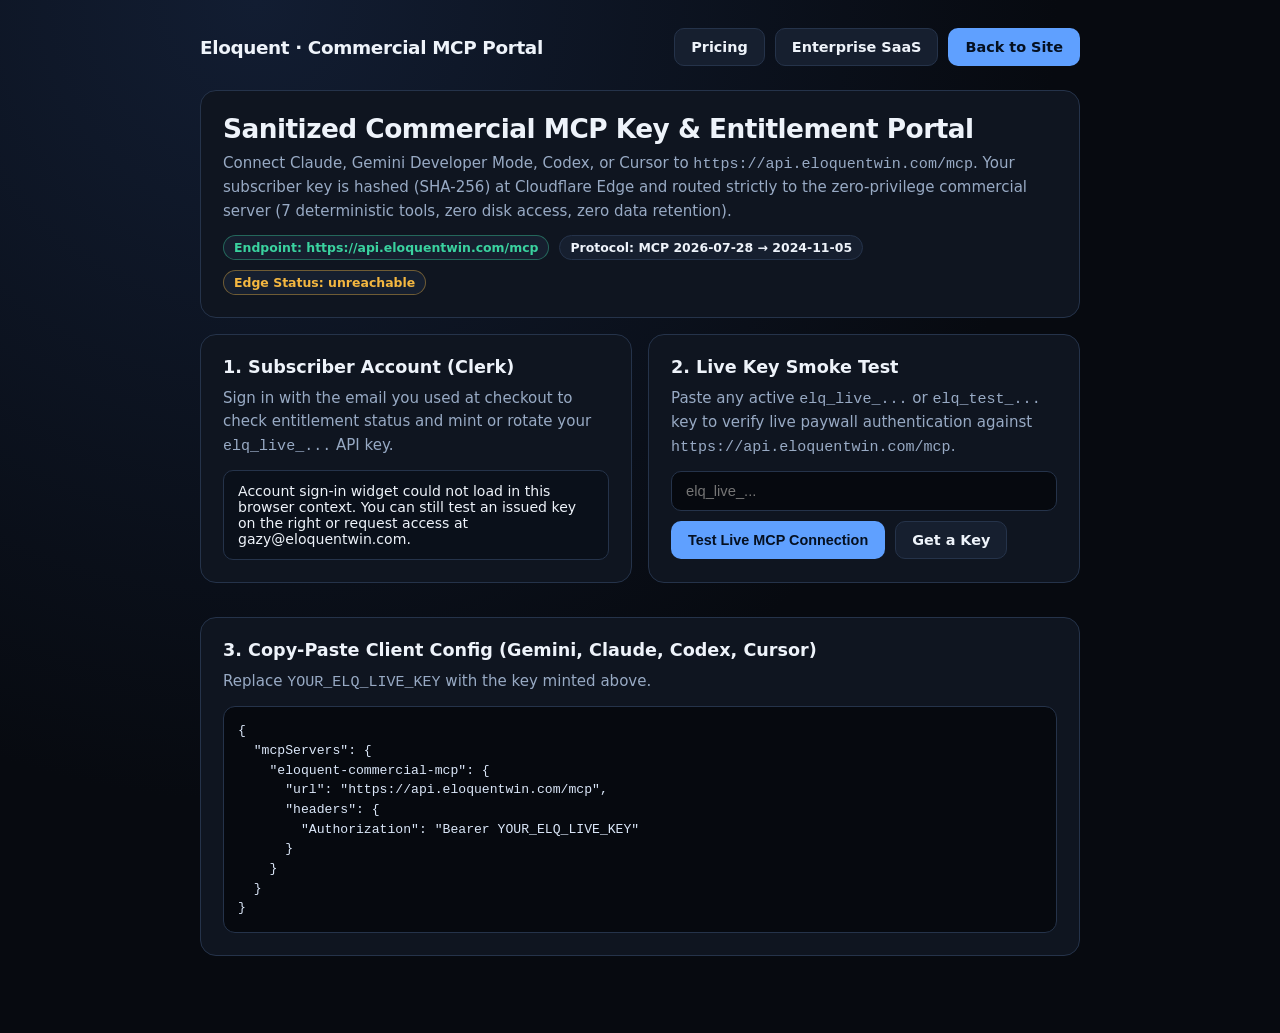
<file: portal.html>
<!doctype html>
<html lang="en">
<head>
  <meta charset="utf-8" />
  <meta name="viewport" content="width=device-width,initial-scale=1" />
  <title>Eloquent Commercial MCP - Subscriber Key Portal</title>
  <meta name="description" content="Manage your Eloquent Commercial MCP API key, verify subscription entitlements, and copy connection configs for Gemini, Claude, Codex, and Cursor." />
  <style>
    :root {
      color-scheme: dark;
      --bg: #070a10;
      --surface: #0f1520;
      --surface-2: #161f2f;
      --border: #25334a;
      --text: #eef3fa;
      --muted: #98aac4;
      --accent: #5fa0ff;
      --accent-fg: #051021;
      --ok: #3ad29f;
      --warn: #f4b740;
      --err: #ff6b7a;
    }
    * { box-sizing: border-box; }
    body {
      margin: 0;
      min-height: 100vh;
      font-family: system-ui, -apple-system, Segoe UI, Roboto, sans-serif;
      background: radial-gradient(circle at 20% 0%, #121d32 0%, var(--bg) 55%);
      color: var(--text);
      padding: 28px 18px 64px;
    }
    .shell { max-width: 880px; margin: 0 auto; }
    header { display: flex; flex-wrap: wrap; align-items: center; justify-content: space-between; gap: 12px; margin-bottom: 24px; }
    .brand { font-weight: 700; letter-spacing: -0.02em; font-size: 1.15rem; color: var(--text); text-decoration: none; }
    .nav { display: flex; gap: 10px; align-items: center; }
    .btn {
      display: inline-flex; align-items: center; justify-content: center; gap: 8px;
      padding: 10px 16px; border-radius: 10px; font-weight: 600; font-size: .9rem;
      border: 1px solid var(--border); background: var(--surface-2); color: var(--text);
      text-decoration: none; cursor: pointer;
    }
    .btn:hover { border-color: var(--accent); }
    .btn--primary { background: var(--accent); color: var(--accent-fg); border-color: transparent; }
    .btn--primary:hover { filter: brightness(1.06); }
    .grid { display: grid; grid-template-columns: repeat(auto-fit, minmax(280px, 1fr)); gap: 16px; margin-bottom: 18px; }
    .card { background: var(--surface); border: 1px solid var(--border); border-radius: 16px; padding: 22px; margin-bottom: 16px; }
    h1 { margin: 0 0 8px; font-size: 1.65rem; letter-spacing: -0.02em; }
    h2 { margin: 0 0 10px; font-size: 1.1rem; }
    p { margin: 0 0 12px; color: var(--muted); line-height: 1.55; font-size: .94rem; }
    .pill { display: inline-block; padding: 4px 10px; border-radius: 999px; font-size: .78rem; font-weight: 600; border: 1px solid var(--border); background: var(--surface-2); }
    .pill--ok { color: var(--ok); border-color: rgba(58,210,159,.4); }
    .pill--warn { color: var(--warn); border-color: rgba(244,183,64,.4); }
    pre, code { font-family: ui-monospace, SFMono-Regular, Consolas, monospace; }
    pre {
      margin: 10px 0 0; padding: 14px; border-radius: 12px; background: #06090f;
      border: 1px solid var(--border); overflow-x: auto; font-size: .82rem; color: #dbe7f9; line-height: 1.5;
    }
    input[type="password"], input[type="text"] {
      width: 100%; padding: 11px 14px; border-radius: 10px; border: 1px solid var(--border);
      background: #06090f; color: var(--text); font-size: .92rem; margin-bottom: 10px;
    }
    .row { display: flex; flex-wrap: wrap; gap: 10px; align-items: center; }
    .status-box { padding: 12px 14px; border-radius: 10px; border: 1px solid var(--border); background: #0a101a; font-size: .88rem; margin-top: 10px; }
    .ok { color: var(--ok); }
    .err { color: var(--err); }
  </style>
</head>
<body>
  <main class="shell">
    <header>
      <a class="brand" href="/">Eloquent &middot; Commercial MCP Portal</a>
      <nav class="nav">
        <a class="btn" href="/#pricing">Pricing</a>
        <a class="btn" href="/#act-contact">Enterprise SaaS</a>
        <a class="btn btn--primary" href="/">Back to Site</a>
      </nav>
    </header>

    <section class="card">
      <h1>Sanitized Commercial MCP Key &amp; Entitlement Portal</h1>
      <p>Connect Claude, Gemini Developer Mode, Codex, or Cursor to <code>https://api.eloquentwin.com/mcp</code>. Your subscriber key is hashed (SHA-256) at Cloudflare Edge and routed strictly to the zero-privilege commercial server (7 deterministic tools, zero disk access, zero data retention).</p>
      <div class="row">
        <span class="pill pill--ok">Endpoint: https://api.eloquentwin.com/mcp</span>
        <span class="pill">Protocol: MCP 2026-07-28 &rarr; 2024-11-05</span>
        <span class="pill" id="edge-health-pill">Edge Status: checking...</span>
      </div>
    </section>

    <div class="grid">
      <section class="card">
        <h2>1. Subscriber Account (Clerk)</h2>
        <p>Sign in with the email you used at checkout to check entitlement status and mint or rotate your <code>elq_live_...</code> API key.</p>
        <div id="clerk-auth-root" class="status-box">Loading account panel...</div>
        <div id="portal-actions" style="display:none;margin-top:12px;">
          <div id="entitlement-summary" class="status-box"></div>
          <div class="row" style="margin-top:12px;">
            <button type="button" class="btn btn--primary" id="btn-rotate-key">Mint / Rotate API Key</button>
            <button type="button" class="btn" id="btn-signout">Sign Out</button>
          </div>
          <div id="new-key-box" class="status-box" style="display:none;"></div>
        </div>
      </section>

      <section class="card">
        <h2>2. Live Key Smoke Test</h2>
        <p>Paste any active <code>elq_live_...</code> or <code>elq_test_...</code> key to verify live paywall authentication against <code>https://api.eloquentwin.com/mcp</code>.</p>
        <input id="test-key-input" type="password" placeholder="elq_live_..." autocomplete="off" />
        <div class="row">
          <button type="button" class="btn btn--primary" id="btn-test-key">Test Live MCP Connection</button>
          <a class="btn" href="/#pricing">Get a Key</a>
        </div>
        <pre id="test-output" style="display:none;"></pre>
      </section>
    </div>

    <section class="card">
      <h2>3. Copy-Paste Client Config (Gemini, Claude, Codex, Cursor)</h2>
      <p>Replace <code>YOUR_ELQ_LIVE_KEY</code> with the key minted above.</p>
      <pre>{
  "mcpServers": {
    "eloquent-commercial-mcp": {
      "url": "https://api.eloquentwin.com/mcp",
      "headers": {
        "Authorization": "Bearer YOUR_ELQ_LIVE_KEY"
      }
    }
  }
}</pre>
    </section>
  </main>

  <script>
    const API_BASE = 'https://api.eloquentwin.com';
    const CLERK_PK = 'pk_test_YWxlcnQtZWxrLTMzMjQuY2xlcmsuYWNjb3VudHMuZGV2JA';

    async function checkEdgeHealth() {
      const el = document.getElementById('edge-health-pill');
      try {
        const r = await fetch(API_BASE + '/health');
        const j = await r.json();
        if (r.ok && j.status === 'ONLINE') {
          el.textContent = `Edge Status: ONLINE (${j.tools_count} tools)`;
          el.className = 'pill pill--ok';
          return;
        }
      } catch {}
      el.textContent = 'Edge Status: unreachable';
      el.className = 'pill pill--warn';
    }

    document.getElementById('btn-test-key').addEventListener('click', async () => {
      const key = document.getElementById('test-key-input').value.trim();
      const out = document.getElementById('test-output');
      out.style.display = 'block';
      out.textContent = 'Testing POST ' + API_BASE + '/mcp ...';
      try {
        const r = await fetch(API_BASE + '/mcp', {
          method: 'POST',
          headers: {
            'Content-Type': 'application/json',
            'Authorization': 'Bearer ' + key,
          },
          body: JSON.stringify({
            jsonrpc: '2.0',
            id: 1,
            method: 'initialize',
            params: { protocolVersion: '2026-07-28', capabilities: {}, clientInfo: { name: 'eloquent-portal', version: '1.0' } },
          }),
        });
        const txt = await r.text();
        out.textContent = `HTTP ${r.status}\n` + txt;
      } catch (e) {
        out.textContent = 'Network error: ' + String(e);
      }
    });

    async function bootClerk() {
      const root = document.getElementById('clerk-auth-root');
      const actions = document.getElementById('portal-actions');
      const summary = document.getElementById('entitlement-summary');
      const newKeyBox = document.getElementById('new-key-box');

      const s = document.createElement('script');
      s.async = true;
      s.crossOrigin = 'anonymous';
      s.setAttribute('data-clerk-publishable-key', CLERK_PK);
      s.src = 'https://alert-elk-3324.clerk.accounts.dev/npm/@clerk/clerk-js@5/dist/clerk.browser.js';
      s.onerror = () => {
        root.textContent = 'Account sign-in widget could not load in this browser context. You can still test an issued key on the right or request access at gazy@eloquentwin.com.';
      };
      s.onload = async () => {
        try {
          await window.Clerk.load();
          if (!window.Clerk.user) {
            root.innerHTML = '';
            const btn = document.createElement('button');
            btn.className = 'btn btn--primary';
            btn.textContent = 'Sign In / Create Account';
            btn.onclick = () => window.Clerk.openSignIn();
            root.appendChild(btn);
            return;
          }
          root.textContent = 'Signed in as ' + (window.Clerk.user.primaryEmailAddress?.emailAddress || window.Clerk.user.id);
          actions.style.display = 'block';

          const token = await window.Clerk.session.getToken();
          const stResp = await fetch(API_BASE + '/api/portal/status', {
            headers: { 'Authorization': 'Bearer ' + token },
          });
          const stData = await stResp.json();
          summary.textContent = `Plan: ${stData.tier || 'free'} | Status: ${stData.status || 'none'} | Key: ${stData.key_prefix || 'not minted'} | Usage today: ${stData.usage_today || 0}/${stData.daily_limit || 0}`;

          document.getElementById('btn-rotate-key').onclick = async () => {
            const t = await window.Clerk.session.getToken();
            const rr = await fetch(API_BASE + '/api/portal/keys/rotate', {
              method: 'POST',
              headers: { 'Authorization': 'Bearer ' + t },
            });
            const rj = await rr.json();
            newKeyBox.style.display = 'block';
            if (rr.ok && rj.api_key) {
              newKeyBox.innerHTML = '<strong class="ok">Copy now (shown once):</strong><pre>' + rj.api_key + '</pre>';
              document.getElementById('test-key-input').value = rj.api_key;
            } else {
              newKeyBox.innerHTML = '<span class="err">' + (rj.error || 'Subscription inactive') + ' - subscribe via Pricing first.</span>';
            }
          };
          document.getElementById('btn-signout').onclick = async () => {
            await window.Clerk.signOut();
            window.location.reload();
          };
        } catch (err) {
          root.textContent = 'Portal init note: ' + String(err);
        }
      };
      document.head.appendChild(s);
    }

    checkEdgeHealth();
    bootClerk();
  </script>
</body>
</html>
</file>
<file: scrollcraft.css>
/* ============================================================================
   scrollcraft.css: the taste floor
   ----------------------------------------------------------------------------
   Two layers, and the split matters:

     TOKENS   what you override per brand. Colour roles, the type ramp, the
              spacing scale, elevation, motion. A brand is ~12 values.
     DEVICES  what the engine drives. Do not restyle these to taste; they are
              the mechanism. Style your own markup instead.

   Nothing here draws a "component". There are no card, badge, or pill classes,
   because a stylesheet that ships those is how every page built on it ends up
   with the same shapes. You get a floor and a vocabulary; the composition is
   yours.
   ========================================================================== */

/* ---------------------------------------------------------------- tokens -- */
:root {
  /* --- colour roles. Override these six and the page is rebranded. -------- */
  --sc-canvas:      #08090b;   /* the page ground. Drift interpolates this.   */
  --sc-surface:     #101217;   /* anything raised off the ground             */
  --sc-ink:         #f4f2ef;   /* primary text                               */
  --sc-ink-soft:    #9a9ba1;   /* secondary text. Tinted, never flat gray.   */
  --sc-accent:      #d8ff3e;   /* ONE accent. It owns a region, not confetti. */
  --sc-accent-ink:  #08090b;   /* text that sits on the accent               */

  --sc-hairline:    color-mix(in oklab, var(--sc-ink) 12%, transparent);
  --sc-hairline-strong: color-mix(in oklab, var(--sc-ink) 22%, transparent);

  /* --- type. Two families max. Display carries voice, text carries prose. - */
  --sc-font-display: "Instrument Sans", "Geist", system-ui, sans-serif;
  --sc-font-text:    "Geist", system-ui, sans-serif;
  --sc-font-mono:    "Geist Mono", ui-monospace, monospace;

  /* Fluid ramp. Tracking tightens as size grows because a face set at 6rem
     with 0 tracking reads loose; this is optical correction, not decoration. */
  --sc-t-xs:   clamp(0.75rem, 0.72rem + 0.15vw, 0.82rem);
  --sc-t-sm:   clamp(0.875rem, 0.84rem + 0.18vw, 0.95rem);
  --sc-t-base: clamp(1rem, 0.96rem + 0.22vw, 1.125rem);
  --sc-t-lg:   clamp(1.2rem, 1.1rem + 0.5vw, 1.5rem);
  --sc-t-xl:   clamp(1.6rem, 1.35rem + 1.2vw, 2.25rem);
  --sc-t-2xl:  clamp(2.1rem, 1.6rem + 2.4vw, 3.4rem);
  --sc-t-3xl:  clamp(2.8rem, 1.9rem + 4.2vw, 5rem);
  --sc-t-4xl:  clamp(3.4rem, 1.9rem + 6.6vw, 7.5rem);

  --sc-track-tight:  -0.035em;
  --sc-track-snug:   -0.02em;
  --sc-track-normal: -0.005em;
  --sc-track-wide:    0.08em;

  --sc-leading-none: 0.94;
  --sc-leading-tight: 1.06;
  --sc-leading-body: 1.62;

  --sc-measure: 62ch;

  /* --- space. 4px base: the useful middle steps an 8-only scale misses. --- */
  --sc-1: 0.25rem;  --sc-2: 0.5rem;   --sc-3: 0.75rem;  --sc-4: 1rem;
  --sc-5: 1.5rem;   --sc-6: 2rem;     --sc-7: 3rem;     --sc-8: 4rem;
  --sc-9: 6rem;     --sc-10: 8rem;    --sc-11: 12rem;

  /* Section rhythm is fluid so a phone doesn't inherit desktop air. */
  --sc-section: clamp(4.5rem, 9vw, 11rem);
  --sc-gutter:  clamp(1.25rem, 5vw, 5.5rem);
  --sc-maxw:    82rem;

  /* --- radius. Pick one scale for the page and hold it. ------------------- */
  --sc-r-sm: 6px;  --sc-r-md: 12px;  --sc-r-lg: 20px;  --sc-r-pill: 999px;

  /* --- elevation. Every shadow has an offset AND a soft blur, and is tinted
         to the canvas hue. A zero-offset coloured halo is decoration, not
         depth, so there isn't one here. ---------------------------------- */
  --sc-shadow-color: 220 40% 2%;
  --sc-e1: 0 1px 2px hsl(var(--sc-shadow-color) / 0.28),
           0 2px 6px -1px hsl(var(--sc-shadow-color) / 0.20);
  --sc-e2: 0 2px 4px hsl(var(--sc-shadow-color) / 0.24),
           0 8px 18px -4px hsl(var(--sc-shadow-color) / 0.30);
  --sc-e3: 0 4px 8px hsl(var(--sc-shadow-color) / 0.22),
           0 18px 40px -8px hsl(var(--sc-shadow-color) / 0.38),
           0 48px 90px -24px hsl(var(--sc-shadow-color) / 0.30);

  /* Edge light: a 1px top highlight sells a raised surface better than any
     amount of blur, because real raised things catch light on their lip. */
  --sc-edge: inset 0 1px 0 color-mix(in oklab, var(--sc-ink) 10%, transparent);

  /* --- motion. Built-in CSS easings are too weak for UI. ------------------ */
  --sc-ease-out:    cubic-bezier(0.23, 1, 0.32, 1);
  --sc-ease-in-out: cubic-bezier(0.77, 0, 0.175, 1);
  --sc-ease-drawer: cubic-bezier(0.32, 0.72, 0, 1);
  --sc-d-fast: 160ms;  --sc-d-base: 240ms;  --sc-d-slow: 420ms;

  --sc-z-stage: 1; --sc-z-copy: 20; --sc-z-chrome: 60;
}

/* --------------------------------------------------------------- reset -- */
*, *::before, *::after { box-sizing: border-box; }
html { -webkit-text-size-adjust: 100%; scroll-behavior: smooth; }
@media (prefers-reduced-motion: reduce) { html { scroll-behavior: auto; } }

body {
  margin: 0;
  background: var(--sc-canvas);
  color: var(--sc-ink);
  font-family: var(--sc-font-text);
  font-size: var(--sc-t-base);
  line-height: var(--sc-leading-body);
  letter-spacing: var(--sc-track-normal);
  -webkit-font-smoothing: antialiased;
  text-rendering: optimizeLegibility;
  font-synthesis-weight: none;
  overflow-x: clip;
}
img, video, canvas, svg { display: block; max-width: 100%; }
button, input, select, textarea { font: inherit; color: inherit; }

/* ------------------------------------------------- the browser surfaces --
   The parts you did not draw still carry the design. Selection, caret, focus
   ring, scrollbar and tabular numerals all ship with defaults that belong to no
   design system. Theming them is the cheapest signal that a page was built
   rather than assembled, and it is the step that gets skipped most reliably. */
::selection { background: var(--sc-accent); color: var(--sc-accent-ink); }
:root { caret-color: var(--sc-accent); accent-color: var(--sc-accent); }
:focus-visible {
  outline: 2px solid var(--sc-accent);
  outline-offset: 3px;
  border-radius: var(--sc-r-sm);
}
:where(a) { color: inherit; text-decoration-thickness: 1px; text-underline-offset: 0.22em; }
@supports (scrollbar-color: auto) {
  html { scrollbar-color: color-mix(in oklab, var(--sc-ink) 26%, transparent) transparent; scrollbar-width: thin; }
}
:where(table, .sc-nums, [data-sc-count]) { font-variant-numeric: tabular-nums; }

/* ----------------------------------------------------------- typography -- */
.sc-display {
  font-family: var(--sc-font-display);
  font-weight: 500;
  line-height: var(--sc-leading-none);
  letter-spacing: var(--sc-track-tight);
  text-wrap: balance;
  margin: 0;
}
.sc-display--xl { font-size: var(--sc-t-4xl); }
.sc-display--lg { font-size: var(--sc-t-3xl); }
.sc-display--md { font-size: var(--sc-t-2xl); letter-spacing: var(--sc-track-snug); }
.sc-lede {
  font-size: var(--sc-t-lg);
  line-height: 1.44;
  letter-spacing: var(--sc-track-snug);
  color: var(--sc-ink);
  max-width: 46ch;
  text-wrap: pretty;
  margin: 0;
}
.sc-body { max-width: var(--sc-measure); color: var(--sc-ink-soft); text-wrap: pretty; margin: 0; }
.sc-label {
  font-family: var(--sc-font-mono);
  font-size: var(--sc-t-xs);
  letter-spacing: var(--sc-track-wide);
  text-transform: uppercase;
  color: var(--sc-ink-soft);
}

/* ---------------------------------------------------------------- layout -- */
.sc-wrap { width: 100%; max-width: var(--sc-maxw); margin-inline: auto; padding-inline: var(--sc-gutter); }
.sc-section { padding-block: var(--sc-section); }
/* More space above a heading than below it: the gap belongs to the boundary,
   not to the pair. */
.sc-stack > * + * { margin-top: var(--sc-4); }
.sc-stack > :is(h1,h2,h3) { margin-top: var(--sc-7); }
.sc-stack > :is(h1,h2,h3):first-child { margin-top: 0; }
.sc-rule { height: 1px; border: 0; background: var(--sc-hairline); margin: 0; }

/* =============================================================== DEVICES ==
   Driven by the engine. Restyle your own markup, not these.                */

.sc-act--pinned { position: relative; }
.sc-stage {
  position: sticky; top: 0;
  height: 100vh; height: 100svh;
  overflow: clip;
  z-index: var(--sc-z-stage);
}

/* scrub / sequence media */
.sc-stage :is(video[data-sc-scrub], canvas[data-sc-sequence], .sc-stage__poster) {
  position: absolute; inset: 0;
  width: 100%; height: 100%;
  object-fit: cover;
}
video[data-sc-scrub] { opacity: 0; transition: opacity 380ms var(--sc-ease-out); }
.sc-has-clip video[data-sc-scrub] { opacity: 1; }
/* The poster is a live frame-holder, not a placeholder: it stays up until a
   real video frame has painted, which is what stops the blank-stage flash. */
.sc-stage__poster { z-index: 0; transition: opacity 380ms var(--sc-ease-out); }
.sc-has-clip .sc-stage__poster { opacity: 0; }

/* A scrim only where text sits. A full-frame darkening layer flattens the
   image everywhere to fix contrast in one corner. */
.sc-scrim {
  position: absolute; inset: 0; pointer-events: none; z-index: 1;
  background: linear-gradient(
    var(--sc-scrim-angle, 180deg),
    color-mix(in oklab, var(--sc-canvas) var(--sc-scrim-a, 78%), transparent) 0%,
    color-mix(in oklab, var(--sc-canvas) 30%, transparent) 42%,
    transparent 68%);
}
/* Point the scrim at the copy. A scrim gradient that darkens the top while the
   copy sits at the bottom fixes contrast nowhere and flattens the image
   everywhere, which is the most common way text-over-video goes wrong. */
.sc-scrim--bottom { --sc-scrim-angle: 0deg; }
.sc-scrim--left   { --sc-scrim-angle: 90deg; }
.sc-scrim--right  { --sc-scrim-angle: 270deg; }

/* Corner scrims, for copy anchored to a corner. An edge gradient has to darken
   a whole band across the frame to cover one corner; a corner gradient puts the
   density where the text is and leaves the rest of the image alone. Pair with
   .sc-copy--lead / .sc-copy--trail. */
.sc-scrim--lead {
  background: linear-gradient(to top right,
    color-mix(in oklab, var(--sc-canvas) 94%, transparent) 0%,
    color-mix(in oklab, var(--sc-canvas) 72%, transparent) 30%,
    color-mix(in oklab, var(--sc-canvas) 30%, transparent) 52%,
    transparent 72%);
}
.sc-scrim--trail {
  background: linear-gradient(to top left,
    color-mix(in oklab, var(--sc-canvas) 94%, transparent) 0%,
    color-mix(in oklab, var(--sc-canvas) 72%, transparent) 30%,
    color-mix(in oklab, var(--sc-canvas) 30%, transparent) 52%,
    transparent 72%);
}
/* A band across the bottom, for copy that spans the full width of the frame.
   That is what both corner anchors become below 860px, and it is also the right
   shape whenever the copy block is wider than a corner. */
.sc-scrim--band {
  background: linear-gradient(to top,
    color-mix(in oklab, var(--sc-canvas) 94%, transparent) 0%,
    color-mix(in oklab, var(--sc-canvas) 74%, transparent) 22%,
    color-mix(in oklab, var(--sc-canvas) 30%, transparent) 42%,
    transparent 58%);
}
.sc-scrim--vignette {
  background: radial-gradient(120% 90% at 50% 45%, transparent 40%,
              color-mix(in oklab, var(--sc-canvas) 70%, transparent) 100%);
}

/* copy over a stage.
   max-width is in rem, never ch. A `ch` on this container resolves against the
   CONTAINER's font-size (body size), not the display size of the heading inside
   it, so `max-width: 20ch` here silently produces a ~180px column and wraps a
   hero headline to six lines. Set a ch measure on the text element itself. */
.sc-copy {
  position: absolute; z-index: var(--sc-z-copy);
  inset-inline: var(--sc-gutter);
  max-width: min(46rem, 76vw);
  will-change: opacity, transform;
}
.sc-copy--lead   { left: var(--sc-gutter); bottom: clamp(3rem, 12vh, 9rem); }
/* inset-inline FIRST. It is the shorthand for left+right, so declaring it after
   `left: 50%` resets left to auto and the block drifts off the left edge. */
.sc-copy--center { inset-inline: auto; left: 50%; top: 50%; translate: -50% -50%; text-align: center; }
.sc-copy--trail  { inset-inline: auto; right: var(--sc-gutter); bottom: clamp(3rem, 12vh, 9rem); text-align: right; }

/* cue defaults: the engine writes opacity/transform inline, these are the
   pre-paint state so nothing flashes before the first read() */
.sc-js [data-sc-cue] { opacity: 0; will-change: opacity, transform; }
.sc-ready [data-sc-cue] { transition: none; }

/* kinetic split */
.sc-split { display: inline-block; overflow: hidden; vertical-align: top; }
/* Descenders live below the baseline; a line mask clipped to the line box eats
   the tails off g, y, p, j. The padding buys them room back. */
.sc-split--line { display: block; padding-bottom: 0.14em; margin-bottom: -0.14em; }
.sc-split__i { display: inline-block; }
.sc-is-split { opacity: 1 !important; }

/* horizontal rail */
[data-sc-pan] { display: flex; will-change: transform; }

/* reveal + parallax */
[data-sc-reveal] { will-change: clip-path; }
[data-sc-parallax] { will-change: transform; }

/* flow reveal (fires once; content remains readable if JS is blocked) */
.sc-js [data-sc-in], .sc-js [data-sc-stagger] > * {
  opacity: 0;
  transform: translate3d(0, 14px, 0);
}
.sc-js [data-sc-in].sc-in, .sc-js [data-sc-stagger] > .sc-in {
  opacity: 1;
  transform: none;
  transition: opacity 620ms var(--sc-ease-out), transform 620ms var(--sc-ease-out);
}

/* pointer devices */
[data-sc-tilt] { transform-style: preserve-3d; }
/* isolation always; position only if nothing more specific already set it.
   Written with :where() (zero specificity) on purpose: a plain `position:
   relative` here has the same weight as `.sc-stage` and, being later in the
   file, silently wins. A stage carrying both attributes then stops being
   sticky and the whole act scrolls away instead of pinning. */
[data-sc-spotlight] { isolation: isolate; }
:where([data-sc-spotlight]) { position: relative; }
[data-sc-spotlight]::after {
  content: ""; position: absolute; inset: 0; pointer-events: none; z-index: 2;
  background: radial-gradient(
    28rem 28rem at calc(var(--sc-mx, 0.5) * 100%) calc(var(--sc-my, 0.5) * 100%),
    color-mix(in oklab, var(--sc-accent) 16%, transparent), transparent 70%);
  opacity: 0; transition: opacity var(--sc-d-slow) var(--sc-ease-out);
}
[data-sc-spotlight]:hover::after { opacity: 1; }

/* =========================================================== WORLDFLIGHT ==
   One fixed stage for the whole page. The only thing in document flow is the
   spacer, and it is empty. If you find yourself adding a section here, you want
   act mode instead: the moment a real block scrolls past the fixed stage, the
   page has a seam again and the whole point is gone.                        */

[data-sc-mode="worldflight"] { position: relative; }

.sc-world {
  position: fixed; inset: 0;
  overflow: clip;
  z-index: var(--sc-z-stage);
  background: var(--sc-canvas);
}

/* Every leg is mounted for the life of the page and stacked in the same box.
   The engine owns opacity, visibility and z-index here; do not set them. */
.sc-world__seg {
  position: absolute; inset: 0;
  opacity: 0;
  will-change: opacity;
}
.sc-world__seg > :is(video, img, canvas) {
  position: absolute; inset: 0;
  width: 100%; height: 100%;
  object-fit: cover;
}
/* The poster is the frame-holder AND the first camera move: the engine pushes
   it in slowly until a real decoded frame is available to replace it. */
.sc-world__poster {
  z-index: 0;
  transform-origin: 50% 50%;
  transition: opacity 420ms var(--sc-ease-out);
}
.sc-world__seg > video { z-index: 1; }
.sc-world__seg.sc-has-clip .sc-world__poster { opacity: 0; }
/* The act stylesheet lights a clip through its ancestor act. A worldflight leg
   has no act, so match the class the engine also writes on the clip itself. */
video[data-sc-scrub].sc-has-clip { opacity: 1; }

/* The copy layer is fixed too, and inert by default: the engine hands
   pointer-events back to a block only while it is actually legible. */
.sc-world__copy {
  position: fixed; inset: 0;
  z-index: var(--sc-z-copy);
  pointer-events: none;
}
.sc-world__scrim { position: absolute; inset: 0; pointer-events: none; z-index: 0; }
.sc-js [data-sc-copy] {
  opacity: 0;
  pointer-events: none;
  will-change: opacity, transform;
}
.sc-ready [data-sc-copy] { transition: none; }

/* The track. Empty on purpose. */
.sc-world__spacer { pointer-events: none; }

/* scroll progress */
[data-sc-progress] {
  position: fixed; inset: 0 0 auto 0; height: 2px; z-index: var(--sc-z-chrome);
  background: var(--sc-accent); transform-origin: 0 50%; transform: scaleX(0);
  will-change: transform;
}

/* ----------------------------------------------------------- atmosphere --
   Depth is not only shadow. Grain keeps a flat dark ground from banding, and
   it is the difference between "a dark page" and "a lit room". */
.sc-grain { position: fixed; inset: 0; pointer-events: none; z-index: 3; opacity: 0.045; }
.sc-grain::before {
  content: ""; position: absolute; inset: -50%;
  background-image: url("data:image/svg+xml;utf8,<svg xmlns='http://www.w3.org/2000/svg' width='140' height='140'><filter id='n'><feTurbulence type='fractalNoise' baseFrequency='0.85' numOctaves='3'/></filter><rect width='140' height='140' filter='url(%23n)'/></svg>");
}

/* -------------------------------------------------------- reduced motion -- */
@media (prefers-reduced-motion: reduce) {
  /* Fewer and gentler, not zero. Opacity still carries the reveal so the page
     is comprehensible; every position change is dropped. */
  .sc-js [data-sc-in], .sc-js [data-sc-stagger] > *, [data-sc-in], [data-sc-stagger] > * { transform: none; }
  .sc-js [data-sc-in].sc-in, .sc-js [data-sc-stagger] > .sc-in { transition-duration: 220ms; }
  [data-sc-parallax], [data-sc-pan], .sc-split__i { transform: none !important; }
  /* A wipe is a position change too. Show reveal content settled. */
  [data-sc-reveal] { clip-path: none !important; }
  /* A rail's transform IS its navigation, not decoration. Zeroing it the way
     parallax and kinetic type are zeroed parks the act on its first screenful
     and makes everything past the fold unreachable: a device degrading into
     missing content. Hand the travel back to the reader as an ordinary scroll
     region instead, so the same items are all still gettable without motion.
     A build that would rather re-lay the rail out as a grid can still do that;
     this is the floor, not the ceiling. */
  [data-sc-act="pan"] .sc-stage,
  [data-sc-act="pan"] [data-sc-stage] {
    overflow-x: auto; overflow-y: hidden;
    overscroll-behavior-x: contain;
    scroll-snap-type: x proximity;
  }
  [data-sc-pan] > * { scroll-snap-align: center; }
  [data-sc-spotlight]::after { display: none; }
  /* A worldflight keeps its whole story here. No clip is ever fetched, so the
     posters are the film, and they cross-dissolve through exactly the same
     seams at exactly the same scroll positions. The push-in and the copy drift
     are the only things that go. */
  .sc-world__poster, [data-sc-copy] { transform: none !important; }
}

/* --------------------------------------------------------------- mobile -- */
@media (max-width: 860px) {
  .sc-copy { inset-inline: var(--sc-gutter); max-width: none; }
  .sc-copy--trail { text-align: left; }
  .sc-stage { height: 100svh; }
  /* .sc-copy--trail re-anchors to the left and spans the full width here, so a
     bottom-RIGHT corner gradient darkens the one corner the copy just left and
     guarantees a contrast failure over any bright clip. Point the density at
     the copy: the same band .sc-scrim--band paints. */
  .sc-scrim--trail {
    background: linear-gradient(to top,
      color-mix(in oklab, var(--sc-canvas) 94%, transparent) 0%,
      color-mix(in oklab, var(--sc-canvas) 74%, transparent) 22%,
      color-mix(in oklab, var(--sc-canvas) 30%, transparent) 42%,
      transparent 58%);
  }
}
</file>
<file: webos/refractory.css>
/* ==========================================================================
   Aether WebOS Refractory Stylesheet (v2.4 Sculpted Mineral Widget Studio)
   Author: Eloquent (@mjeanhudson-dev)
   Contract: Scoped strictly to #aether-webos-mount without touching host
             scrollcraft.css or site.css. Defaults to Deep Obsidian (#090C12)
             with scoped Warm Paper (#F4F0E8) contrast toggle. Perceptual
             mineral contrast >= 4.5:1 across all controls, labels, chips,
             inputs, Dossier widgets, and SVG nodes in both surfaces.
             Responsive down to 360px with zero horizontal overflow.
   ========================================================================== */

#aether-webos-mount,
#aether-webos-mount[data-aw-surface="obsidian"] {
  --aw-canvas: #090C12;
  --aw-surface: #090C12;
  --aw-surface-2: #10151F;
  --aw-surface-deep: #0C1018;
  --aw-surface-active: #171F2E;
  --aw-pane-editor: #0C1018;
  --aw-pane-output: #0C1018;
  --aw-ink: #F4F1EA;
  --aw-ink-soft: #B4BCC8;

  /* Wave 0 / Primary: Molten Troilite Amber */
  --aw-accent: #E27A2C;
  --aw-accent-hover: #ED8C42;
  --aw-accent-ink: #111214;
  --aw-accent-text: #F08A38;
  --aw-accent-tint: rgba(240, 138, 56, 0.13);
  --aw-accent-line: rgba(240, 138, 56, 0.46);

  /* Wave 1 / Dependent Flow: Burnished Champagne-Titanium */
  --aw-info: #E2CCA8;
  --aw-info-tint: rgba(226, 204, 168, 0.13);
  --aw-info-line: rgba(226, 204, 168, 0.44);

  /* Wave 2 / Crystal Complete: Mineral Celadon-Jade */
  --aw-ok: #7AD1AE;
  --aw-ok-tint: rgba(122, 209, 174, 0.13);
  --aw-ok-line: rgba(122, 209, 174, 0.44);

  /* Error: Terracotta Cinnabar */
  --aw-err: #F48C72;
  --aw-err-tint: rgba(244, 140, 114, 0.13);
  --aw-err-line: rgba(244, 140, 114, 0.46);

  /* Edges, Hairlines & Specular Tactile Depth */
  --aw-edge-tree: rgba(180, 188, 200, 0.46);
  --aw-edge-dep: rgba(240, 138, 56, 0.84);
  --aw-hairline: rgba(244, 241, 234, 0.12);
  --aw-hairline-strong: rgba(244, 241, 234, 0.26);
  --aw-hover-bg: rgba(244, 241, 234, 0.06);
  --aw-specular-top: inset 0 1px 0 rgba(244, 241, 234, 0.07);
  --aw-shadow-shell: 0 24px 56px -16px rgba(3, 5, 9, 0.68), inset 0 1px 0 rgba(244, 241, 234, 0.07);
  --aw-shadow-card: 0 10px 24px -12px rgba(3, 5, 9, 0.54), inset 0 1px 0 rgba(244, 241, 234, 0.06);

  /* Typography & Concentric Sculpted Radii */
  --aw-font-display: var(--sc-font-display, "BricolageGrotesque", "Bricolage Grotesque", system-ui, -apple-system, sans-serif);
  --aw-font-text: var(--sc-font-sans, var(--sc-font-text, "BricolageGrotesque", "Bricolage Grotesque", system-ui, -apple-system, sans-serif));
  --aw-font-mono: var(--sc-font-mono, "RedHatMono", "Red Hat Mono", ui-monospace, SFMono-Regular, Menlo, monospace);
  --aw-r-shell: 28px;
  --aw-r-card: 20px;
  --aw-r-dossier: 18px;
  --aw-r-well: 16px;
  --aw-r-node: 14px;
  --aw-r-ctrl: 12px;
  --aw-r-pill: 999px;
  --aw-ease: cubic-bezier(0.22, 1, 0.36, 1);

  color-scheme: dark;
  width: 100%;
  max-width: 100%;
  color: var(--aw-ink);
  accent-color: var(--aw-accent);
  background: var(--aw-surface);
  border-radius: var(--aw-r-shell);
  font-family: var(--aw-font-text);
  box-sizing: border-box;
  overflow-x: clip;
}

#aether-webos-mount[data-aw-surface="paper"] {
  --aw-canvas: #F4F0E8;
  --aw-surface: #F4F0E8;
  --aw-surface-2: #FFFFFF;
  --aw-surface-deep: #EAE4D8;
  --aw-surface-active: #E2DBD0;
  --aw-pane-editor: #FFFFFF;
  --aw-pane-output: #EAE4D8;
  --aw-ink: #121417;
  --aw-ink-soft: #484D56;

  --aw-accent: #E27A2C;
  --aw-accent-hover: #ED8C42;
  --aw-accent-ink: #111214;
  --aw-accent-text: #964205;
  --aw-accent-tint: #FCF3E8;
  --aw-accent-line: rgba(150, 66, 5, 0.42);

  --aw-info: #2B4C63;
  --aw-info-tint: #EEF4F8;
  --aw-info-line: rgba(43, 76, 99, 0.38);

  --aw-ok: #165B40;
  --aw-ok-tint: #ECF6F1;
  --aw-ok-line: rgba(22, 91, 64, 0.38);

  --aw-err: #A6261A;
  --aw-err-tint: #FCEFEE;
  --aw-err-line: rgba(166, 38, 26, 0.40);

  --aw-edge-tree: rgba(72, 77, 86, 0.48);
  --aw-edge-dep: rgba(150, 66, 5, 0.82);
  --aw-hairline: rgba(18, 20, 23, 0.13);
  --aw-hairline-strong: rgba(18, 20, 23, 0.28);
  --aw-hover-bg: rgba(18, 20, 23, 0.05);
  --aw-specular-top: inset 0 1px 0 rgba(255, 255, 255, 0.80);
  --aw-shadow-shell: 0 22px 48px -18px rgba(18, 20, 23, 0.14), inset 0 1px 0 rgba(255, 255, 255, 0.80);
  --aw-shadow-card: 0 8px 20px -10px rgba(18, 20, 23, 0.09), inset 0 1px 0 rgba(255, 255, 255, 0.90);

  color-scheme: light;
  color: var(--aw-ink);
  accent-color: var(--aw-accent);
  background: var(--aw-surface);
}

#aether-webos-mount[data-aw-lazy="true"]:not([data-aw-hydrated="true"]) {
  min-height: 1200px;
  border: 1px solid var(--aw-hairline);
  border-radius: var(--aw-r-shell);
  box-shadow: var(--aw-shadow-shell);
  overflow: clip;
}

#aether-webos-mount *,
#aether-webos-mount *::before,
#aether-webos-mount *::after {
  box-sizing: border-box;
}

#aether-webos-mount ::selection,
#aether-webos-mount[data-aw-surface="obsidian"] ::selection {
  background: var(--aw-accent);
  color: var(--aw-accent-ink);
}

#aether-webos-mount[data-aw-surface="paper"] ::selection {
  background: var(--aw-ink);
  color: var(--aw-surface);
}

#aether-webos-mount ::-webkit-scrollbar {
  width: 8px;
  height: 8px;
}

#aether-webos-mount ::-webkit-scrollbar-track {
  background: transparent;
}

#aether-webos-mount ::-webkit-scrollbar-thumb {
  background: var(--aw-hairline-strong);
  border-radius: var(--aw-r-pill);
}

.aw-sr-only {
  position: absolute;
  width: 1px;
  height: 1px;
  padding: 0;
  margin: -1px;
  overflow: hidden;
  clip-path: inset(50%);
  white-space: nowrap;
  border: 0;
}

/* ----------------------------------------------------------- shell frame -- */
.aw-shell {
  width: 100%;
  max-width: 100%;
  background: var(--aw-surface);
  color: var(--aw-ink);
  border: 1px solid var(--aw-hairline);
  border-radius: var(--aw-r-shell);
  box-shadow: var(--aw-shadow-shell);
  overflow: clip;
  display: flex;
  flex-direction: column;
}

/* ---------------------------------------------------------- focus ring --- */
#aether-webos-mount :is(button, input, textarea, select, a, [tabindex="0"]):focus-visible {
  outline: 2px solid var(--aw-accent);
  outline-offset: 2px;
}

/* ----------------------------------------------------------- top chrome -- */
.aw-topbar {
  display: flex;
  flex-wrap: wrap;
  align-items: center;
  justify-content: space-between;
  gap: 0.75rem 1rem;
  padding: 1rem 1.25rem;
  background: var(--aw-surface);
  border-bottom: 1px solid var(--aw-hairline);
}

.aw-topbar__brand {
  display: flex;
  flex-wrap: wrap;
  align-items: center;
  gap: 0.65rem;
  min-width: 0;
}

.aw-title {
  margin: 0;
  font-family: var(--aw-font-display);
  font-size: clamp(1.02rem, 0.96rem + 0.3vw, 1.18rem);
  font-weight: 700;
  letter-spacing: -0.02em;
  color: var(--aw-ink);
}

.aw-chip {
  display: inline-flex;
  align-items: center;
  flex-wrap: wrap;
  gap: 0.35rem;
  max-width: 100%;
  padding: 0.24rem 0.65rem;
  border-radius: var(--aw-r-pill);
  border: 1px solid var(--aw-hairline);
  background: var(--aw-surface-2);
  color: var(--aw-ink-soft);
  font-family: var(--aw-font-mono);
  font-size: 0.74rem;
  font-variant-numeric: tabular-nums;
  line-height: 1.35;
  overflow-wrap: anywhere;
}

.aw-chip--amber {
  border-color: var(--aw-accent-line);
  background: var(--aw-accent-tint);
  color: var(--aw-accent-text);
}

.aw-chip--live {
  border-color: var(--aw-info-line);
  background: var(--aw-info-tint);
  color: var(--aw-info);
}

.aw-chip--ok {
  border-color: var(--aw-ok-line);
  background: var(--aw-ok-tint);
  color: var(--aw-ok);
}

.aw-topbar__actions {
  display: flex;
  flex-wrap: wrap;
  align-items: center;
  gap: 0.5rem;
}

/* -------------------------------------------------------------- buttons -- */
.aw-btn {
  appearance: none;
  display: inline-flex;
  align-items: center;
  justify-content: center;
  gap: 0.4rem;
  min-height: 36px;
  padding: 0.46rem 0.9rem;
  border-radius: var(--aw-r-ctrl);
  border: 1px solid var(--aw-hairline-strong);
  background: var(--aw-surface-2);
  color: var(--aw-ink);
  font-family: var(--aw-font-text);
  font-size: 0.84rem;
  font-weight: 600;
  line-height: 1.2;
  cursor: pointer;
  white-space: nowrap;
  box-shadow: var(--aw-specular-top);
  transition:
    background-color 150ms var(--aw-ease),
    border-color 150ms var(--aw-ease),
    color 150ms var(--aw-ease),
    transform 140ms var(--aw-ease);
}

.aw-btn:active {
  transform: scale(0.98);
}

.aw-btn--primary,
.aw-btn--amber {
  background: var(--aw-accent);
  border-color: var(--aw-accent);
  color: var(--aw-accent-ink);
  font-weight: 700;
}

.aw-btn--ghost {
  background: transparent;
  border-color: var(--aw-hairline);
  color: var(--aw-ink-soft);
  box-shadow: none;
}

.aw-btn--surface {
  background: var(--aw-surface-2);
  border-color: var(--aw-hairline-strong);
  color: var(--aw-ink);
  font-family: var(--aw-font-mono);
  font-size: 0.76rem;
}

.aw-btn--surface[aria-pressed="true"] {
  background: var(--aw-ink);
  border-color: var(--aw-ink);
  color: var(--aw-surface);
  font-weight: 700;
}

.aw-btn--sm {
  min-height: 32px;
  padding: 0.32rem 0.74rem;
  font-size: 0.78rem;
}

/* --------------------------------------------------------- starter kits -- */
.aw-kits-bar {
  padding: 1rem 1.25rem;
  border-bottom: 1px solid var(--aw-hairline);
  background: var(--aw-surface);
  display: flex;
  flex-direction: column;
  gap: 0.75rem;
}

.aw-section-head {
  display: flex;
  flex-wrap: wrap;
  align-items: center;
  justify-content: space-between;
  gap: 0.5rem;
}

.aw-field-label {
  margin: 0;
  font-family: var(--aw-font-display);
  font-size: 0.88rem;
  font-weight: 600;
  letter-spacing: -0.01em;
  color: var(--aw-ink);
}

.aw-icon {
  width: 14px;
  height: 14px;
  flex-shrink: 0;
  display: inline-block;
  vertical-align: -0.15em;
}

.aw-label {
  display: inline-block;
  cursor: pointer;
}

.aw-kit-grid {
  display: grid;
  grid-template-columns: repeat(4, minmax(0, 1fr));
  gap: 0.75rem;
}

.aw-kit-card {
  appearance: none;
  text-align: left;
  display: flex;
  flex-direction: column;
  gap: 0.42rem;
  padding: 0.95rem 1.05rem;
  border: 1px solid var(--aw-hairline);
  border-radius: var(--aw-r-card);
  background: var(--aw-surface-2);
  color: var(--aw-ink);
  box-shadow: var(--aw-shadow-card);
  cursor: pointer;
  min-width: 0;
  transition:
    background-color 160ms var(--aw-ease),
    border-color 160ms var(--aw-ease),
    transform 140ms var(--aw-ease);
}

.aw-kit-card:active {
  transform: scale(0.98);
}

.aw-kit-card[aria-pressed="true"] {
  border-color: var(--aw-accent-line);
  background: var(--aw-surface-active);
  box-shadow: var(--aw-shadow-card), inset 0 0 0 1px var(--aw-accent-line);
}

.aw-kit-card__title {
  font-family: var(--aw-font-display);
  font-size: clamp(0.9rem, 0.86rem + 0.18vw, 0.98rem);
  font-weight: 700;
  color: var(--aw-ink);
  line-height: 1.25;
}

.aw-kit-card__audience {
  font-size: 0.79rem;
  color: var(--aw-ink-soft);
  line-height: 1.45;
}

/* ----------------------------------------------------- 30-day switcher -- */
.aw-mentorship-bar {
  padding: 1rem 1.25rem;
  border-bottom: 1px solid var(--aw-hairline);
  background: var(--aw-surface);
  display: flex;
  flex-direction: column;
  gap: 0.75rem;
}

.aw-week-row {
  display: flex;
  flex-wrap: wrap;
  align-items: center;
  justify-content: space-between;
  gap: 0.6rem;
}

.aw-week-pills {
  display: flex;
  flex-wrap: wrap;
  gap: 0.4rem;
}

.aw-pill-btn {
  appearance: none;
  display: inline-flex;
  align-items: center;
  justify-content: center;
  gap: 0.35rem;
  min-height: 30px;
  padding: 0.26rem 0.75rem;
  border-radius: var(--aw-r-pill);
  border: 1px solid var(--aw-hairline);
  background: var(--aw-surface-2);
  color: var(--aw-ink-soft);
  font-family: var(--aw-font-mono);
  font-size: 0.74rem;
  font-variant-numeric: tabular-nums;
  cursor: pointer;
  white-space: nowrap;
  transition:
    background-color 150ms var(--aw-ease),
    border-color 150ms var(--aw-ease),
    color 150ms var(--aw-ease),
    transform 140ms var(--aw-ease);
}

.aw-pill-btn:active {
  transform: scale(0.98);
}

.aw-pill-btn[aria-pressed="true"] {
  background: var(--aw-accent);
  border-color: var(--aw-accent);
  color: var(--aw-accent-ink);
  font-weight: 700;
}

.aw-spellcheck-btn[aria-pressed="true"] {
  background: var(--aw-ok-tint);
  border-color: var(--aw-ok-line);
  color: var(--aw-ok);
  font-weight: 700;
}

.aw-day-scroller {
  position: relative;
  display: flex;
  align-items: center;
  gap: 0.36rem;
  overflow-x: auto;
  max-width: 100%;
  padding-bottom: 0.25rem;
  scrollbar-width: thin;
  scrollbar-color: var(--aw-hairline-strong) transparent;
}

@media (min-width: 1020px) {
  .aw-day-scroller {
    flex-wrap: wrap;
    overflow-x: visible;
    gap: 0.32rem;
    padding-bottom: 0;
  }

  .aw-day-btn {
    min-width: 42px;
  }
}

.aw-day-btn {
  appearance: none;
  flex: 0 0 auto;
  min-width: 44px;
  min-height: 32px;
  padding: 0.24rem 0.54rem;
  border-radius: var(--aw-r-ctrl);
  border: 1px solid var(--aw-hairline);
  background: var(--aw-surface-2);
  color: var(--aw-ink-soft);
  font-family: var(--aw-font-mono);
  font-size: 0.74rem;
  font-variant-numeric: tabular-nums;
  cursor: pointer;
  transition:
    background-color 150ms var(--aw-ease),
    border-color 150ms var(--aw-ease),
    color 150ms var(--aw-ease),
    transform 140ms var(--aw-ease);
}

.aw-day-btn:active {
  transform: scale(0.98);
}

.aw-day-btn[aria-pressed="true"] {
  background: var(--aw-accent);
  border-color: var(--aw-accent);
  color: var(--aw-accent-ink);
  font-weight: 700;
}

.aw-day-banner {
  display: flex;
  flex-wrap: wrap;
  align-items: center;
  justify-content: space-between;
  gap: 0.75rem 1rem;
  padding: 0.9rem 1.05rem;
  border-radius: var(--aw-r-dossier);
  border: 1px solid var(--aw-hairline);
  background: var(--aw-surface-2);
  box-shadow: var(--aw-shadow-card);
}

.aw-day-banner__copy {
  min-width: 0;
  flex: 1 1 260px;
}

.aw-day-banner__title {
  margin: 0 0 0.3rem;
  font-size: clamp(0.92rem, 0.88rem + 0.2vw, 1rem);
  font-weight: 700;
  color: var(--aw-ink);
  display: flex;
  flex-wrap: wrap;
  align-items: center;
  gap: 0.45rem;
}

.aw-day-banner__prompt {
  margin: 0;
  font-size: 0.84rem;
  color: var(--aw-ink-soft);
  line-height: 1.5;
  max-width: 72ch;
}

.aw-day-banner__actions {
  display: flex;
  flex-wrap: wrap;
  gap: 0.45rem;
}

/* ----------------------------------------------------- split workspace -- */
.aw-workspace {
  display: grid;
  grid-template-columns: minmax(290px, 0.92fr) minmax(0, 1.35fr);
  gap: 0.95rem;
  padding: 1.05rem 1.25rem 1.25rem;
  min-height: 540px;
  background: var(--aw-surface);
}

.aw-editor-pane {
  border: 1px solid var(--aw-hairline);
  border-radius: var(--aw-r-card);
  background: var(--aw-pane-editor);
  box-shadow: var(--aw-shadow-card);
  display: flex;
  flex-direction: column;
  min-width: 0;
  overflow: hidden;
  transition: border-color 160ms var(--aw-ease);
}

.aw-editor-pane:focus-within {
  border-color: var(--aw-accent-line);
}

.aw-pane-head {
  display: flex;
  flex-wrap: wrap;
  align-items: center;
  justify-content: space-between;
  gap: 0.5rem 0.75rem;
  padding: 0.8rem 1.05rem;
  border-bottom: 1px solid var(--aw-hairline);
  background: var(--aw-surface-2);
}

.aw-pane-head__controls {
  display: flex;
  flex-wrap: wrap;
  align-items: center;
  gap: 0.5rem;
}

.aw-pane-head__meta {
  font-family: var(--aw-font-mono);
  font-size: 0.73rem;
  color: var(--aw-ink-soft);
  font-variant-numeric: tabular-nums;
}

.aw-textarea {
  width: 100%;
  flex: 1 1 auto;
  min-height: 390px;
  padding: 1rem 1.1rem;
  border: 0;
  border-radius: var(--aw-r-ctrl);
  resize: vertical;
  background: transparent;
  color: var(--aw-ink);
  font-family: var(--aw-font-mono);
  font-size: 0.85rem;
  line-height: 1.64;
  caret-color: var(--aw-accent);
  scrollbar-width: thin;
  scrollbar-color: var(--aw-hairline-strong) transparent;
}

.aw-textarea:focus:not(:focus-visible) {
  outline: none;
}

.aw-textarea::placeholder {
  color: var(--aw-ink-soft);
  opacity: 1;
}

.aw-editor-foot {
  padding: 0.7rem 1.05rem;
  border-top: 1px solid var(--aw-hairline);
  background: var(--aw-surface-2);
  display: flex;
  flex-wrap: wrap;
  align-items: center;
  justify-content: space-between;
  gap: 0.5rem;
  font-size: 0.76rem;
  color: var(--aw-ink-soft);
}

/* -------------------------------------------------------- output tabs -- */
.aw-output-pane {
  display: flex;
  flex-direction: column;
  min-width: 0;
  border: 1px solid var(--aw-hairline);
  border-radius: var(--aw-r-card);
  background: var(--aw-pane-output);
  box-shadow: var(--aw-shadow-card);
  overflow: hidden;
}

.aw-tablist-wrap {
  padding: 0.85rem 1.05rem 0;
}

.aw-tablist {
  position: relative;
  display: flex;
  flex-wrap: nowrap;
  align-items: center;
  gap: 0.2rem;
  padding: 0.28rem;
  border-radius: var(--aw-r-pill);
  border: 1px solid var(--aw-hairline);
  background: var(--aw-surface);
  overflow-x: auto;
  scrollbar-width: none;
}

.aw-tablist::-webkit-scrollbar {
  display: none;
}

.aw-tab {
  appearance: none;
  flex: 1 0 auto;
  min-height: 36px;
  padding: 0.42rem 0.66rem;
  border-radius: var(--aw-r-pill);
  border: 1px solid transparent;
  background: transparent;
  color: var(--aw-ink-soft);
  font-family: var(--aw-font-text);
  font-size: 0.8rem;
  font-weight: 600;
  cursor: pointer;
  white-space: nowrap;
  text-align: center;
  transition:
    background-color 150ms var(--aw-ease),
    border-color 150ms var(--aw-ease),
    color 150ms var(--aw-ease),
    transform 140ms var(--aw-ease);
}

.aw-tab:active {
  transform: scale(0.98);
}

.aw-tab[aria-selected="true"] {
  background: var(--aw-surface-active);
  border-color: var(--aw-accent-line);
  color: var(--aw-ink);
  box-shadow: var(--aw-specular-top);
}

.aw-tabpanel {
  padding: 1rem 1.05rem 1.1rem;
  flex: 1 1 auto;
  min-width: 0;
  overflow: hidden;
  display: flex;
  flex-direction: column;
  gap: 0.9rem;
}

.aw-tabpanel[hidden] {
  display: none;
}

/* ----------------------------------------------------- mind-map panel -- */
.aw-map-toolbar {
  display: flex;
  flex-wrap: wrap;
  align-items: center;
  justify-content: space-between;
  gap: 0.5rem;
}

.aw-map-controls {
  display: flex;
  flex-wrap: wrap;
  align-items: center;
  gap: 0.4rem;
}

.aw-legend {
  display: flex;
  flex-wrap: wrap;
  align-items: center;
  gap: 0.7rem;
  font-family: var(--aw-font-mono);
  font-size: 0.74rem;
  font-variant-numeric: tabular-nums;
  color: var(--aw-ink-soft);
}

.aw-legend__item {
  display: inline-flex;
  align-items: center;
  gap: 0.38rem;
}

.aw-swatch {
  width: 10px;
  height: 10px;
  border-radius: var(--aw-r-pill);
  flex-shrink: 0;
}

.aw-swatch--w0 { background: var(--aw-accent-text); }
.aw-swatch--w1 { background: var(--aw-info); }
.aw-swatch--w2 { background: var(--aw-ok); }

.aw-map-viewport {
  position: relative;
  width: 100%;
  height: 410px;
  border-radius: var(--aw-r-card);
  border: 1px solid var(--aw-hairline);
  background: var(--aw-surface);
  box-shadow: inset 0 1px 0 rgba(0, 0, 0, 0.14);
  overflow: hidden;
  touch-action: none;
  cursor: grab;
}

.aw-map-viewport:active {
  cursor: grabbing;
}

.aw-map-svg {
  width: 100%;
  height: 100%;
  display: block;
}

.aw-map-edge {
  fill: none;
  stroke-width: 1.65;
  stroke-linecap: round;
}

.aw-map-edge--tree {
  stroke: var(--aw-edge-tree);
}

.aw-map-edge--dep {
  stroke: var(--aw-edge-dep);
  stroke-dasharray: 5 4;
}

.aw-map-node {
  cursor: pointer;
  --aw-wave-color: var(--aw-info);
  --aw-wave-tint: var(--aw-info-tint);
  --aw-wave-line: var(--aw-info-line);
}

.aw-map-node[data-wave="0"] {
  --aw-wave-color: var(--aw-accent-text);
  --aw-wave-tint: var(--aw-accent-tint);
  --aw-wave-line: var(--aw-accent-line);
}

.aw-map-node[data-wave="1"] {
  --aw-wave-color: var(--aw-info);
  --aw-wave-tint: var(--aw-info-tint);
  --aw-wave-line: var(--aw-info-line);
}

.aw-map-node[data-wave="2"] {
  --aw-wave-color: var(--aw-ok);
  --aw-wave-tint: var(--aw-ok-tint);
  --aw-wave-line: var(--aw-ok-line);
}

.aw-map-node__box {
  fill: var(--aw-surface-2);
  stroke: var(--aw-wave-line);
  stroke-width: 1.35;
  transition: fill 150ms var(--aw-ease), stroke 150ms var(--aw-ease), stroke-width 150ms var(--aw-ease);
}

.aw-map-node[aria-pressed="true"] .aw-map-node__box {
  fill: var(--aw-surface-active);
  stroke: var(--aw-accent-text);
  stroke-width: 2.1;
}

.aw-map-node__pill {
  fill: var(--aw-wave-tint);
  stroke: var(--aw-wave-line);
  stroke-width: 1;
}

.aw-map-node__wave {
  fill: var(--aw-wave-color);
  font-family: var(--aw-font-mono);
  font-size: 9.2px;
  font-weight: 700;
  letter-spacing: 0.04em;
}

.aw-map-node__label {
  fill: var(--aw-ink);
  font-family: var(--aw-font-text);
  font-size: 12.2px;
  font-weight: 600;
}

.aw-inspector {
  padding: 0.9rem 1rem;
  border-radius: var(--aw-r-well);
  border: 1px solid var(--aw-hairline);
  background: var(--aw-surface-2);
  box-shadow: var(--aw-shadow-card);
  display: flex;
  flex-direction: column;
  gap: 0.45rem;
}

.aw-inspector__head {
  display: flex;
  flex-wrap: wrap;
  align-items: center;
  justify-content: space-between;
  gap: 0.5rem;
}

.aw-inspector__title {
  margin: 0;
  font-family: var(--aw-font-display);
  font-size: clamp(0.96rem, 0.92rem + 0.2vw, 1.06rem);
  font-weight: 700;
  color: var(--aw-ink);
}

.aw-inspector__body {
  margin: 0;
  font-size: 0.84rem;
  color: var(--aw-ink-soft);
  line-height: 1.52;
  max-width: 72ch;
  overflow-wrap: anywhere;
}

/* --------------------------------------------------- dual-view reader -- */
.aw-reader {
  padding: 0.1rem 0.2rem 0.35rem 0;
  display: flex;
  flex-direction: column;
  gap: 0.85rem;
  max-height: 540px;
  overflow-y: auto;
  scrollbar-width: thin;
  scrollbar-color: var(--aw-hairline-strong) transparent;
}

.aw-reader__hero {
  padding: 1rem 1.1rem;
  border-radius: var(--aw-r-dossier);
  border: 1px solid var(--aw-hairline);
  background: var(--aw-surface-2);
  box-shadow: var(--aw-shadow-card);
}

.aw-reader__title {
  margin: 0 0 0.42rem;
  font-family: var(--aw-font-display);
  font-size: clamp(1.32rem, 1.1rem + 0.95vw, 1.78rem);
  font-weight: 700;
  line-height: 1.12;
  letter-spacing: -0.025em;
  text-wrap: balance;
  color: var(--aw-ink);
  overflow-wrap: anywhere;
}

.aw-reader__meta {
  margin: 0 0 0.55rem;
  font-family: var(--aw-font-mono);
  font-size: 0.76rem;
  font-variant-numeric: tabular-nums;
  color: var(--aw-ink-soft);
}

.aw-reader__callout {
  display: inline-flex;
  flex-wrap: wrap;
  align-items: center;
  gap: 0.45rem;
  font-size: 0.83rem;
  font-weight: 600;
  font-variant-numeric: tabular-nums;
  color: var(--aw-accent-text);
}

.aw-anchor-list {
  display: flex;
  flex-wrap: wrap;
  gap: 0.4rem;
}

.aw-anchor-btn {
  appearance: none;
  min-height: 30px;
  padding: 0.26rem 0.72rem;
  border-radius: var(--aw-r-pill);
  border: 1px solid var(--aw-hairline);
  background: var(--aw-surface-2);
  color: var(--aw-ink-soft);
  font-size: 0.76rem;
  font-weight: 600;
  cursor: pointer;
  transition:
    background-color 150ms var(--aw-ease),
    border-color 150ms var(--aw-ease),
    color 150ms var(--aw-ease),
    transform 140ms var(--aw-ease);
}

.aw-anchor-btn:active {
  transform: scale(0.98);
}

.aw-checklist {
  padding: 1rem 1.1rem;
  border-radius: var(--aw-r-dossier);
  border: 1px solid var(--aw-hairline);
  background: var(--aw-surface-2);
  box-shadow: var(--aw-shadow-card);
  display: flex;
  flex-direction: column;
  gap: 0.58rem;
}

.aw-checklist__heading {
  font-family: var(--aw-font-display);
  font-size: clamp(0.96rem, 0.92rem + 0.2vw, 1.05rem);
  font-weight: 700;
  color: var(--aw-ink);
}

.aw-check-item {
  display: flex;
  align-items: flex-start;
  justify-content: space-between;
  gap: 0.65rem;
  padding: 0.52rem 0.68rem;
  border-radius: var(--aw-r-ctrl);
  border: 1px solid var(--aw-hairline);
  background: var(--aw-surface);
  font-size: 0.85rem;
  color: var(--aw-ink);
  line-height: 1.46;
  cursor: pointer;
  transition: background-color 150ms var(--aw-ease), border-color 150ms var(--aw-ease);
}

.aw-check-item__lead {
  display: flex;
  align-items: flex-start;
  gap: 0.58rem;
  min-width: 0;
  flex: 1 1 auto;
}

.aw-check-item input[type="checkbox"] {
  margin-top: 0.2rem;
  width: 16px;
  height: 16px;
  flex-shrink: 0;
  accent-color: var(--aw-accent);
  cursor: pointer;
}

.aw-check-item--done .aw-check-item__text {
  color: var(--aw-ink-soft);
  text-decoration: line-through;
}

.aw-reader-sec {
  padding: 1rem 1.1rem;
  border-radius: var(--aw-r-dossier);
  border: 1px solid var(--aw-hairline);
  background: var(--aw-surface-2);
  box-shadow: var(--aw-shadow-card);
  display: flex;
  flex-direction: column;
  gap: 0.48rem;
}

.aw-reader-sec__head {
  display: flex;
  flex-wrap: wrap;
  align-items: center;
  justify-content: space-between;
  gap: 0.5rem;
}

.aw-reader-sec h4 {
  margin: 0;
  font-family: var(--aw-font-display);
  font-size: clamp(0.98rem, 0.93rem + 0.24vw, 1.1rem);
  font-weight: 700;
  color: var(--aw-ink);
}

.aw-reader-sec ul,
.aw-reader-sec p {
  margin: 0;
  font-size: 0.86rem;
  color: var(--aw-ink-soft);
  line-height: 1.56;
  max-width: 70ch;
}

.aw-reader-sec ul {
  padding-left: 1.15rem;
  display: flex;
  flex-direction: column;
  gap: 0.32rem;
}

/* --------------------------------------- agenda lexicon wiki soul grid -- */
.aw-lws-grid {
  display: grid;
  grid-template-columns: repeat(2, minmax(0, 1fr));
  gap: 0.85rem;
  padding-right: 0.15rem;
  max-height: 540px;
  overflow-y: auto;
  scrollbar-width: thin;
  scrollbar-color: var(--aw-hairline-strong) transparent;
}

.aw-lws-card {
  padding: 1rem 1.08rem;
  border-radius: var(--aw-r-dossier);
  border: 1px solid var(--aw-hairline);
  background: var(--aw-surface-2);
  box-shadow: var(--aw-shadow-card);
  display: flex;
  flex-direction: column;
  gap: 0.6rem;
  min-width: 0;
}

.aw-lws-card--full {
  grid-column: 1 / -1;
}

.aw-lws-card h4 {
  margin: 0;
  font-family: var(--aw-font-display);
  font-size: clamp(0.94rem, 0.9rem + 0.2vw, 1.04rem);
  font-weight: 700;
  color: var(--aw-ink);
  display: flex;
  align-items: center;
  justify-content: space-between;
  gap: 0.5rem;
}

.aw-lws-list {
  margin: 0;
  padding: 0;
  list-style: none;
  display: flex;
  flex-direction: column;
  gap: 0.45rem;
}

.aw-lws-entry {
  padding: 0.56rem 0.7rem;
  border-radius: var(--aw-r-ctrl);
  border: 1px solid var(--aw-hairline);
  background: var(--aw-surface);
  font-size: 0.83rem;
  color: var(--aw-ink);
  line-height: 1.5;
  overflow-wrap: anywhere;
}

.aw-lws-entry strong {
  color: var(--aw-info);
  font-weight: 700;
}

.aw-lws-entry--soul strong {
  color: var(--aw-accent-text);
}

.aw-lws-entry--wiki strong {
  color: var(--aw-ok);
}

.aw-lws-entry--agenda strong {
  color: var(--aw-accent-text);
  font-family: var(--aw-font-mono);
  font-size: 0.76rem;
  font-variant-numeric: tabular-nums;
}

.aw-empty-note {
  margin: 0;
  padding: 0.65rem 0.75rem;
  border-radius: var(--aw-r-ctrl);
  border: 1px solid var(--aw-hairline);
  background: var(--aw-surface);
  font-size: 0.84rem;
  color: var(--aw-ink-soft);
  line-height: 1.48;
}

/* ----------------------------------------- rehydration capsules panel -- */
.aw-synth-bar {
  padding: 0.85rem 1rem;
  border-radius: var(--aw-r-well);
  border: 1px solid var(--aw-hairline);
  background: var(--aw-surface-2);
  box-shadow: var(--aw-shadow-card);
  display: flex;
  flex-wrap: wrap;
  align-items: center;
  justify-content: space-between;
  gap: 0.65rem;
}

.aw-synth-meta {
  display: flex;
  flex-direction: column;
  gap: 0.25rem;
  min-width: 0;
}

.aw-synth-meta__title {
  font-size: 0.84rem;
  font-weight: 600;
  color: var(--aw-ink);
  display: flex;
  flex-wrap: wrap;
  align-items: center;
  gap: 0.45rem;
}

.aw-synth-meta__sub {
  font-family: var(--aw-font-mono);
  font-size: 0.73rem;
  font-variant-numeric: tabular-nums;
  color: var(--aw-ink-soft);
  overflow-wrap: anywhere;
}

.aw-synth-actions {
  display: flex;
  flex-wrap: wrap;
  align-items: center;
  gap: 0.45rem;
}

.aw-file-input {
  position: absolute;
  width: 1px;
  height: 1px;
  overflow: hidden;
  clip-path: inset(50%);
  white-space: nowrap;
}

.aw-aspect-section {
  display: flex;
  flex-direction: column;
  gap: 0.55rem;
}

.aw-format-toggle {
  display: inline-flex;
  align-items: center;
  gap: 0.2rem;
  padding: 0.2rem;
  border: 1px solid var(--aw-hairline-strong);
  border-radius: var(--aw-r-pill);
  background: var(--aw-surface);
}

.aw-format-btn {
  appearance: none;
  min-height: 28px;
  padding: 0.24rem 0.72rem;
  border: 1px solid transparent;
  border-radius: var(--aw-r-pill);
  background: transparent;
  color: var(--aw-ink-soft);
  font-family: var(--aw-font-mono);
  font-size: 0.74rem;
  font-weight: 600;
  cursor: pointer;
  white-space: nowrap;
  transition:
    background-color 150ms var(--aw-ease),
    border-color 150ms var(--aw-ease),
    color 150ms var(--aw-ease),
    transform 140ms var(--aw-ease);
}

.aw-format-btn:active {
  transform: scale(0.98);
}

.aw-format-btn[aria-pressed="true"] {
  background: var(--aw-accent);
  border-color: var(--aw-accent);
  color: var(--aw-accent-ink);
  font-weight: 700;
}

.aw-aspect-grid {
  display: grid;
  grid-template-columns: repeat(4, minmax(0, 1fr));
  gap: 0.5rem;
}

.aw-aspect-btn {
  appearance: none;
  display: flex;
  align-items: center;
  gap: 0.45rem;
  min-height: 38px;
  padding: 0.46rem 0.72rem;
  border: 1px solid var(--aw-hairline);
  border-radius: var(--aw-r-ctrl);
  background: var(--aw-surface-2);
  color: var(--aw-ink-soft);
  font-family: var(--aw-font-text);
  font-size: 0.78rem;
  font-weight: 600;
  text-align: left;
  cursor: pointer;
  min-width: 0;
  box-shadow: var(--aw-specular-top);
  transition:
    border-color 150ms var(--aw-ease),
    background-color 150ms var(--aw-ease),
    color 150ms var(--aw-ease),
    transform 140ms var(--aw-ease);
}

.aw-aspect-btn:active {
  transform: scale(0.98);
}

.aw-aspect-btn--bundle {
  grid-column: span 2;
}

.aw-aspect-btn[aria-pressed="true"] {
  border-color: var(--aw-accent-line);
  background: var(--aw-surface-active);
  color: var(--aw-ink);
  box-shadow: var(--aw-specular-top), inset 0 0 0 1px var(--aw-accent-line);
}

.aw-aspect-btn__index {
  font-family: var(--aw-font-mono);
  font-size: 0.68rem;
  font-weight: 700;
  font-variant-numeric: tabular-nums;
  color: var(--aw-accent-text);
  flex-shrink: 0;
}

.aw-aspect-btn__label {
  overflow: hidden;
  text-overflow: ellipsis;
  white-space: nowrap;
  min-width: 0;
}

.aw-capsule-head {
  display: flex;
  flex-direction: column;
  gap: 0.5rem;
}

.aw-capsule-info {
  display: flex;
  flex-direction: column;
  gap: 0.2rem;
}

.aw-capsule-summary {
  margin: 0;
  font-size: 0.8rem;
  color: var(--aw-ink-soft);
  line-height: 1.46;
}

.aw-capsule-meta-row {
  display: flex;
  flex-wrap: wrap;
  align-items: center;
  justify-content: space-between;
  gap: 0.5rem;
}

.aw-capsule-box {
  width: 100%;
  min-height: 215px;
  padding: 0.88rem 1rem;
  border-radius: var(--aw-r-well);
  border: 1px solid var(--aw-hairline);
  background: var(--aw-surface);
  color: var(--aw-ink);
  font-family: var(--aw-font-mono);
  font-size: 0.78rem;
  line-height: 1.56;
  resize: vertical;
  white-space: pre-wrap;
  overflow-wrap: anywhere;
}

.aw-rehydrate-panel {
  padding-top: 0.85rem;
  border-top: 1px solid var(--aw-hairline);
  display: flex;
  flex-direction: column;
  gap: 0.55rem;
}

.aw-rehydrate-box {
  width: 100%;
  min-height: 92px;
  padding: 0.74rem 0.9rem;
  border-radius: var(--aw-r-well);
  border: 1px solid var(--aw-hairline);
  background: var(--aw-surface);
  color: var(--aw-ink);
  font-family: var(--aw-font-mono);
  font-size: 0.76rem;
  line-height: 1.52;
  caret-color: var(--aw-accent);
  resize: vertical;
}

.aw-rehydrate-box::placeholder {
  color: var(--aw-ink-soft);
  opacity: 1;
}

.aw-rehydrate-actions {
  display: flex;
  flex-wrap: wrap;
  align-items: center;
  gap: 0.45rem;
}

.aw-rehydrate-feedback {
  padding: 0.6rem 0.85rem;
  border-radius: var(--aw-r-ctrl);
  border: 1px solid var(--aw-hairline);
  background: var(--aw-surface-2);
  color: var(--aw-ink-soft);
  font-family: var(--aw-font-mono);
  font-size: 0.75rem;
  line-height: 1.46;
  overflow-wrap: anywhere;
}

.aw-rehydrate-feedback[hidden] {
  display: none;
}

.aw-rehydrate-feedback--ok {
  border-color: var(--aw-ok-line);
  background: var(--aw-ok-tint);
  color: var(--aw-ok);
}

.aw-rehydrate-feedback--error {
  border-color: var(--aw-err-line);
  background: var(--aw-err-tint);
  color: var(--aw-err);
}

/* --------------------------------------------------------- footer bar -- */
.aw-footer {
  padding: 0.8rem 1.25rem;
  border-top: 1px solid var(--aw-hairline);
  background: var(--aw-surface-deep);
  display: flex;
  flex-wrap: wrap;
  align-items: center;
  justify-content: space-between;
  gap: 0.5rem 1rem;
  font-size: 0.78rem;
  color: var(--aw-ink-soft);
}

.aw-status-msg {
  font-family: var(--aw-font-mono);
  font-size: 0.75rem;
  font-variant-numeric: tabular-nums;
  color: var(--aw-accent-text);
  min-height: 1.2em;
}

/* ------------------------------------------------ pointer hover gates -- */
@media (hover: hover) and (pointer: fine) {
  #aether-webos-mount a:hover {
    text-underline-offset: 3px;
  }

  #aether-webos-mount ::-webkit-scrollbar-thumb:hover {
    background: var(--aw-accent-text);
  }

  .aw-btn:hover {
    background: var(--aw-surface-active);
    border-color: var(--aw-ink-soft);
  }

  .aw-btn--primary:hover,
  .aw-btn--amber:hover {
    background: var(--aw-accent-hover);
    border-color: var(--aw-accent-hover);
    color: var(--aw-accent-ink);
  }

  .aw-btn--ghost:hover {
    background: var(--aw-hover-bg);
    border-color: var(--aw-hairline-strong);
    color: var(--aw-ink);
  }

  .aw-btn--surface[aria-pressed="true"]:hover {
    background: var(--aw-ink);
    border-color: var(--aw-ink);
    color: var(--aw-surface);
  }

  .aw-kit-card:hover {
    background: var(--aw-surface-active);
    border-color: var(--aw-hairline-strong);
  }

  .aw-kit-card[aria-pressed="true"]:hover {
    border-color: var(--aw-accent-text);
  }

  .aw-pill-btn:hover {
    border-color: var(--aw-hairline-strong);
    background: var(--aw-surface-active);
    color: var(--aw-ink);
  }

  .aw-pill-btn[aria-pressed="true"]:hover {
    background: var(--aw-accent-hover);
    border-color: var(--aw-accent-hover);
    color: var(--aw-accent-ink);
  }

  .aw-spellcheck-btn[aria-pressed="true"]:hover {
    background: var(--aw-ok-tint);
    border-color: var(--aw-ok);
    color: var(--aw-ok);
  }

  .aw-day-btn:hover {
    border-color: var(--aw-accent-text);
    background: var(--aw-surface-active);
    color: var(--aw-ink);
  }

  .aw-day-btn[aria-pressed="true"]:hover {
    background: var(--aw-accent-hover);
    border-color: var(--aw-accent-hover);
    color: var(--aw-accent-ink);
  }

  .aw-tab:hover {
    color: var(--aw-ink);
    background: var(--aw-hover-bg);
  }

  .aw-tab[aria-selected="true"]:hover {
    background: var(--aw-surface-active);
  }

  .aw-map-node:hover .aw-map-node__box {
    fill: var(--aw-surface-active);
    stroke: var(--aw-wave-color);
    stroke-width: 1.9;
  }

  .aw-anchor-btn:hover {
    color: var(--aw-ink);
    border-color: var(--aw-accent-text);
    background: var(--aw-surface-active);
  }

  .aw-check-item:hover {
    border-color: var(--aw-hairline-strong);
    background: var(--aw-surface-active);
  }

  .aw-format-btn:hover {
    background: var(--aw-hover-bg);
    color: var(--aw-ink);
  }

  .aw-format-btn[aria-pressed="true"]:hover {
    background: var(--aw-accent-hover);
    color: var(--aw-accent-ink);
  }

  .aw-aspect-btn:hover {
    background: var(--aw-surface-active);
    border-color: var(--aw-hairline-strong);
    color: var(--aw-ink);
  }
}

/* --------------------------------------------------------- responsive -- */
@media (max-width: 1020px) {
  #aether-webos-mount[data-aw-lazy="true"]:not([data-aw-hydrated="true"]) {
    min-height: 2520px;
  }
  .aw-kit-grid {
    grid-template-columns: repeat(2, minmax(0, 1fr));
  }
  .aw-workspace {
    grid-template-columns: 1fr;
  }
  .aw-textarea {
    min-height: 250px;
  }
}

@media (max-width: 640px) {
  #aether-webos-mount,
  .aw-shell {
    border-radius: 22px;
  }
  .aw-topbar,
  .aw-kits-bar,
  .aw-mentorship-bar,
  .aw-workspace,
  .aw-footer {
    padding-inline: 0.85rem;
  }
  .aw-tablist-wrap {
    padding-inline: 0.85rem;
  }
  .aw-tabpanel {
    padding: 0.85rem;
  }
  .aw-kit-grid,
  .aw-lws-grid {
    grid-template-columns: 1fr;
  }
  .aw-aspect-grid {
    grid-template-columns: repeat(2, minmax(0, 1fr));
  }
  .aw-aspect-btn--bundle {
    grid-column: 1 / -1;
  }
  .aw-map-viewport {
    height: 300px;
  }
  .aw-topbar__actions {
    width: 100%;
  }
  .aw-topbar__actions .aw-btn {
    flex: 1 1 auto;
  }
}

/* ----------------------------------------------------- reduced motion -- */
@media (prefers-reduced-motion: reduce) {
  .aw-btn,
  .aw-kit-card,
  .aw-pill-btn,
  .aw-day-btn,
  .aw-editor-pane,
  .aw-tab,
  .aw-anchor-btn,
  .aw-check-item,
  .aw-aspect-btn,
  .aw-format-btn,
  .aw-map-node__box {
    transition: none;
  }

  .aw-btn:active,
  .aw-kit-card:active,
  .aw-pill-btn:active,
  .aw-day-btn:active,
  .aw-tab:active,
  .aw-anchor-btn:active,
  .aw-aspect-btn:active,
  .aw-format-btn:active {
    transform: none;
  }
}
</file>
<file: styles/site.css>
/* ==========================================================================
   Aether WebOS Rollout v2.4 Stylesheet
   (Freeze-Frame Detonation Stage + Concentric Sculpted Widgets + Smart Quote)
   Author: Eloquent (@mjeanhudson-dev)
   Contract: Overrides ScrollCraft palette/font/scale tokens cleanly; preserves
             [data-sc-*] and .sc-stage mechanics; concentric sculpted radii
             (28px/26px/24px/22px/18px/14px/999px); explicit GPU property
             transitions; hover gated by (hover: hover) and (pointer: fine);
             zero 2px boxes, zero 1px spreadsheet cages, zero em/en dashes.
   ========================================================================== */

@font-face {
  font-family: "BricolageGrotesque";
  src: url("../fonts/BricolageGrotesque-Regular.woff2") format("woff2");
  font-weight: 400;
  font-style: normal;
  font-display: swap;
}

@font-face {
  font-family: "BricolageGrotesque";
  src: url("../fonts/BricolageGrotesque-Bold.woff2") format("woff2");
  font-weight: 700;
  font-style: normal;
  font-display: swap;
}

@font-face {
  font-family: "RedHatMono";
  src: url("../fonts/RedHatMono-Regular.woff2") format("woff2");
  font-weight: 400;
  font-style: normal;
  font-display: swap;
}

@font-face {
  font-family: "RedHatMono";
  src: url("../fonts/RedHatMono-Bold.woff2") format("woff2");
  font-weight: 700;
  font-style: normal;
  font-display: swap;
}

:root,
[data-sc-embed] {
  --sc-canvas:      #07090D;
  --sc-surface:     #0E131D;
  --sc-ink:         #F4F1EA;
  --sc-ink-soft:    #B4BCC8;
  --sc-accent:      #E27A2C;
  --sc-accent-ink:  #111214;

  --sc-maxw:        min(92vw, 96rem);
  --sc-gutter:      clamp(1.1rem, 4vw, 4.5rem);
  --sc-leading-body: 1.58;

  --aether-alabaster:       #F4F0E8;
  --aether-alabaster-ink:   #111214;
  --aether-alabaster-soft:  #484D56;
  --aether-obsidian:        #07090D;
  --aether-obsidian-2:      #090C12;
  --aether-dock-bg:         #0D1119;
  --aether-card-bg:         #0E131D;
  --aether-card-elevated:   #131A27;
  --aether-well-bg:         #0A0D14;
  --aether-void:            #030508;
  --aether-artifact-bg:     #05070B;
  --aether-platinum:        #F4F1EA;
  --aether-steel:           #B4BCC8;
  --aether-placeholder:     #8E98A8;
  --aether-amber:           #E27A2C;
  --aether-amber-hover:     #EC8B40;
  --aether-amber-text:      #F08A38;
  --aether-amber-ink:       #111214;
  --aether-titanium:        #E2CCA8;
  --aether-celadon:         #7AD1AE;
  --aether-cinnabar:        #F48C72;
  --aether-cinnabar-tint:   rgba(244, 140, 114, 0.12);
  --aether-hairline:        rgba(244, 241, 234, 0.13);
  --aether-hairline-strong: rgba(244, 241, 234, 0.24);
  --aether-spec-lip:        inset 0 1px 0 rgba(244, 241, 234, 0.08);

  --aether-r-shell:   28px;
  --aether-r-card-lg: 26px;
  --aether-r-card:    24px;
  --aether-r-pod:     22px;
  --aether-r-panel:   18px;
  --aether-r-ctrl:    14px;
  --aether-r-pill:    999px;

  --aether-elev-dock: 0 3px 10px rgba(2, 4, 10, 0.38),
                      0 12px 28px -10px rgba(2, 4, 10, 0.64),
                      var(--aether-spec-lip);
  --aether-elev-card: 0 2px 6px rgba(2, 4, 10, 0.30),
                      0 12px 24px -10px rgba(2, 4, 10, 0.54),
                      var(--aether-spec-lip);
  --aether-elev-pod:  0 2px 6px rgba(2, 4, 10, 0.36),
                      0 14px 32px -12px rgba(2, 4, 10, 0.66),
                      var(--aether-spec-lip);

  --aether-ease-out:      cubic-bezier(0.22, 1, 0.36, 1);
  --aether-ease-detonate: cubic-bezier(0.16, 1, 0.3, 1);

  --sc-font-display: "BricolageGrotesque", system-ui, -apple-system, sans-serif;
  --sc-font-text:    "BricolageGrotesque", system-ui, -apple-system, sans-serif;
  --sc-font-sans:    "BricolageGrotesque", system-ui, -apple-system, sans-serif;
  --sc-font-mono:    "RedHatMono", ui-monospace, SFMono-Regular, Menlo, Consolas, monospace;
}

html,
body {
  overflow-x: clip;
  background: var(--aether-obsidian);
  color: var(--aether-platinum);
  font-optical-sizing: auto;
  line-height: 1.58;
}

::selection {
  background: var(--aether-amber);
  color: var(--aether-amber-ink);
}

a:hover {
  text-underline-offset: 3px;
}

:focus-visible {
  outline: 2px solid var(--aether-amber);
  outline-offset: 3px;
  border-radius: var(--aether-r-ctrl);
}

.visually-hidden:where(:not(:focus-within, :active)) {
  position: absolute !important;
  clip-path: inset(50%) !important;
  overflow: hidden !important;
  width: 1px !important;
  height: 1px !important;
  margin: -1px !important;
  padding: 0 !important;
  border: 0 !important;
  white-space: nowrap !important;
}

/* ----------------------------------------------------- Pre-JS Geometry --- */
#act-cleave   { min-height: 210vh; }
#act-corridor { min-height: 420vh; }
#act-mirror   { min-height: 170vh; }
#act-artifact { min-height: 360vh; }

[data-sc-act="pin"] > [data-sc-stage],
[data-sc-act="pan"] > [data-sc-stage] {
  position: sticky;
  top: 0;
  height: 100vh;
  height: 100svh;
  overflow: clip;
}

/* ---------------------------------------------- Tactile Capsule Pills ---- */
.btn,
.aw-ledger-day-btn,
.codex-preview__btn,
.intent-pill {
  appearance: none;
  display: inline-flex;
  align-items: center;
  justify-content: center;
  gap: 0.48rem;
  border: 1px solid var(--aether-hairline-strong);
  border-radius: var(--aether-r-pill);
  font-family: var(--sc-font-text);
  font-optical-sizing: auto;
  font-weight: 700;
  line-height: 1.2;
  text-decoration: none;
  cursor: pointer;
  box-shadow: inset 0 1px 0 rgba(244, 241, 234, 0.08);
  transition: background-color 160ms var(--aether-ease-out),
              border-color 160ms var(--aether-ease-out),
              color 160ms var(--aether-ease-out),
              transform 120ms var(--aether-ease-out);
}

.btn {
  min-height: 44px;
  padding: 0.62rem 1.3rem;
  font-size: clamp(0.86rem, 0.82rem + 0.14vw, 0.96rem);
  letter-spacing: -0.005em;
  background: var(--aether-card-bg);
  color: var(--aether-platinum);
}

.btn__icon {
  flex-shrink: 0;
}

.btn:focus-visible,
.aw-ledger-day-btn:focus-visible,
.codex-preview__btn:focus-visible,
.intent-pill:focus-visible {
  border-radius: var(--aether-r-pill);
}

.btn:active,
.aw-ledger-day-btn:active,
.codex-preview__btn:active,
.intent-pill:active {
  transform: scale(0.98);
}

.btn--primary {
  background: var(--aether-amber);
  border-color: var(--aether-amber);
  color: var(--aether-amber-ink);
  box-shadow: 0 4px 14px -4px rgba(226, 122, 44, 0.48),
              inset 0 1px 0 rgba(255, 255, 255, 0.28);
}

.btn--ghost {
  background: rgba(14, 19, 29, 0.88);
  color: var(--aether-platinum);
}

.btn--detonate {
  background: rgba(19, 26, 39, 0.92);
  border-color: rgba(242, 145, 68, 0.56);
  color: var(--aether-platinum);
  box-shadow: 0 6px 20px -6px rgba(2, 4, 10, 0.7),
              inset 0 1px 0 rgba(244, 241, 234, 0.12);
}

.btn--detonate .btn__icon {
  color: var(--aether-amber-text);
}

.btn--detonate[aria-expanded="true"] {
  background: var(--aether-card-elevated);
  border-color: var(--aether-celadon);
  color: var(--aether-platinum);
}

.btn--detonate[aria-expanded="true"] .btn__icon {
  color: var(--aether-celadon);
}

@media (hover: hover) and (pointer: fine) {
  .btn--primary:hover {
    background: var(--aether-amber-hover);
    border-color: var(--aether-amber-hover);
    color: var(--aether-amber-ink);
  }

  .btn--ghost:hover,
  .aw-ledger-day-btn:hover,
  .codex-preview__btn:hover,
  .intent-pill:hover {
    border-color: var(--aether-amber-text);
    background: var(--aether-card-elevated);
    color: var(--aether-platinum);
  }

  .btn--detonate:hover {
    border-color: var(--aether-amber-hover);
    background: #1A2334;
  }
}

/* ------------------------------------ Floating Sculpted Capsule Nav Dock -- */
.site-bar {
  position: fixed;
  top: 0.85rem;
  left: 0;
  right: 0;
  width: min(94vw, 86rem);
  max-width: min(94vw, 86rem);
  margin-inline: auto;
  min-height: 56px;
  z-index: var(--sc-z-chrome);
  display: flex;
  align-items: center;
  justify-content: space-between;
  gap: 0.85rem;
  padding: 0.38rem 0.48rem 0.38rem 1.15rem;
  background: rgba(13, 17, 25, 0.96);
  border: 1px solid var(--aether-hairline-strong);
  border-radius: var(--aether-r-pill);
  box-shadow: var(--aether-elev-dock);
}

.site-bar__brand {
  display: inline-flex;
  align-items: center;
  gap: 0.55rem;
  text-decoration: none;
  font-family: var(--sc-font-mono);
  font-size: 0.88rem;
  font-weight: 700;
  letter-spacing: 0.14em;
  color: var(--aether-platinum);
  flex-shrink: 0;
  padding-block: 0.25rem;
}

.site-bar__mark {
  width: 20px;
  height: 20px;
  flex-shrink: 0;
}

.site-bar__nav {
  display: flex;
  align-items: center;
  gap: 0.25rem;
}

.site-bar__link {
  text-decoration: none;
  font-size: clamp(0.82rem, 0.79rem + 0.12vw, 0.9rem);
  font-weight: 400;
  color: var(--aether-steel);
  white-space: nowrap;
  padding: 0.38rem 0.72rem;
  border-radius: var(--aether-r-pill);
  transition: color 150ms var(--aether-ease-out),
              background-color 150ms var(--aether-ease-out);
}

.site-bar__link--accent {
  color: var(--aether-amber-text);
  font-weight: 700;
}

@media (hover: hover) and (pointer: fine) {
  .site-bar__link:hover {
    color: var(--aether-platinum);
    background: rgba(244, 241, 234, 0.07);
  }
}

.site-bar__right {
  display: flex;
  align-items: center;
  gap: 0.65rem;
  flex-shrink: 0;
}

.site-bar__day {
  font-family: var(--sc-font-mono);
  font-size: 0.75rem;
  font-weight: 700;
  letter-spacing: 0.04em;
  color: var(--aether-amber-text);
  font-variant-numeric: tabular-nums;
  white-space: nowrap;
  padding: 0.32rem 0.68rem;
  border-radius: var(--aether-r-pill);
  background: rgba(226, 122, 44, 0.12);
  border: 1px solid rgba(242, 145, 68, 0.26);
}

.site-bar__cta {
  min-height: 44px;
  padding: 0.5rem 1.08rem;
  font-size: 0.84rem;
}

/* --------------- Act 1: Freeze-Frame Meteor -> Detonated Fractured Stage -- */
.cleave-stage {
  position: relative;
  width: 100%;
  min-height: 100vh;
  min-height: 100svh;
  background: var(--aether-obsidian);
  color: var(--aether-platinum);
  display: flex;
  align-items: stretch;
  contain: layout style;
}

.cleave-media {
  position: absolute;
  inset: 0;
  z-index: 0;
  pointer-events: none;
  overflow: clip;
  contain: layout paint style;
  background: var(--aether-obsidian);
}

.cleave-backdrop {
  position: absolute;
  inset: 0;
  width: 100%;
  height: 100%;
  object-fit: cover;
  object-position: center center;
  transition: opacity 380ms var(--aether-ease-detonate),
              transform 440ms var(--aether-ease-detonate);
}

.cleave-backdrop--frozen {
  opacity: 0.88;
  transform: translate3d(0, 0, 0) scale(1);
}

.cleave-backdrop--detonated {
  opacity: 0.001;
  transform: translate3d(0, 0, 0) scale(1.045);
  will-change: opacity, transform;
}

.cleave-stage[data-impact-state="detonated"] .cleave-backdrop--frozen {
  opacity: 0;
  transform: translate3d(0, 0, 0) scale(1.05);
}

.cleave-stage[data-impact-state="detonated"] .cleave-backdrop--detonated {
  opacity: 0.92;
  transform: translate3d(0, 0, 0) scale(1);
}

.cleave-shockwave {
  position: absolute;
  right: 12%;
  top: 50%;
  width: min(58vw, 48rem);
  aspect-ratio: 1 / 1;
  margin-top: calc(min(58vw, 48rem) * -0.5);
  border-radius: var(--aether-r-pill);
  border: 1.5px solid rgba(242, 145, 68, 0.55);
  background: radial-gradient(
    circle,
    rgba(226, 122, 44, 0.22) 0%,
    rgba(244, 240, 232, 0.08) 42%,
    transparent 70%
  );
  opacity: 0;
  transform: translate3d(0, 0, 0) scale(0.92);
}

@keyframes aetherImpactPulse {
  0% {
    opacity: 0.82;
    transform: translate3d(0, 0, 0) scale(0.92);
  }
  100% {
    opacity: 0;
    transform: translate3d(0, 0, 0) scale(1.42);
  }
}

@media (prefers-reduced-motion: no-preference) {
  .cleave-stage[data-impact-state="detonated"] .cleave-shockwave {
    animation: aetherImpactPulse 460ms var(--aether-ease-detonate) forwards;
  }

  .corridor-rail {
    will-change: transform;
    backface-visibility: hidden;
  }
}

.cleave-scrim {
  position: absolute;
  inset: 0;
  background:
    linear-gradient(
      96deg,
      rgba(7, 9, 13, 0.95) 0%,
      rgba(7, 9, 13, 0.84) 38%,
      rgba(7, 9, 13, 0.44) 68%,
      rgba(7, 9, 13, 0.72) 100%
    ),
    linear-gradient(
      0deg,
      rgba(7, 9, 13, 0.92) 0%,
      rgba(7, 9, 13, 0.28) 28%,
      rgba(7, 9, 13, 0.58) 100%
    );
}

.cleave-grid {
  position: relative;
  z-index: 3;
  display: grid;
  grid-template-columns: minmax(0, 1.02fr) minmax(0, 0.98fr);
  align-items: center;
  gap: clamp(1.5rem, 3.8vw, 4.5rem);
  min-height: 100vh;
  min-height: 100svh;
  padding-top: clamp(5.25rem, 8vh, 6.5rem);
  padding-bottom: clamp(1.5rem, 3.5vh, 2.75rem);
}

.cleave-editorial {
  max-width: 40rem;
  display: flex;
  flex-direction: column;
  align-items: flex-start;
  gap: clamp(1rem, 1.8vh, 1.4rem);
}

.cleave-title {
  margin: 0;
  font-family: var(--sc-font-display);
  font-optical-sizing: auto;
  font-weight: 700;
  font-size: clamp(2.25rem, 1.45rem + 3.1vw, 5.15rem);
  line-height: 0.96;
  letter-spacing: -0.035em;
  color: var(--aether-platinum);
  text-wrap: balance;
}

.cleave-sub {
  margin: 0;
  max-width: 46ch;
  font-size: clamp(1rem, 0.94rem + 0.3vw, 1.2rem);
  line-height: 1.56;
  color: var(--aether-steel);
  text-wrap: pretty;
}

.cleave-actions {
  display: flex;
  flex-wrap: wrap;
  align-items: center;
  gap: 0.75rem;
  margin-top: 0.15rem;
}

.cleave-telemetry {
  display: inline-flex;
  flex-wrap: wrap;
  align-items: center;
  gap: 0.35rem 0.55rem;
  padding: 0.44rem 0.88rem;
  border-radius: var(--aether-r-pill);
  background: rgba(13, 17, 25, 0.84);
  border: 1px solid var(--aether-hairline);
  box-shadow: var(--aether-spec-lip);
  font-family: var(--sc-font-mono);
  font-size: 0.72rem;
  letter-spacing: 0.04em;
  color: var(--aether-steel);
}

.cleave-telemetry__dot {
  flex: 0 0 8px;
  width: 8px;
  height: 8px;
  border-radius: var(--aether-r-pill);
  background: var(--aether-amber);
}

.cleave-stage[data-impact-state="detonated"] .cleave-telemetry__dot {
  background: var(--aether-celadon);
}

.cleave-telemetry__tag {
  color: var(--aether-platinum);
  font-weight: 700;
}

.cleave-telemetry__readout {
  color: var(--aether-amber-text);
  font-weight: 700;
}

.cleave-focal {
  position: relative;
  display: grid;
  place-items: center;
  min-width: 0;
}

.cleave-meteor,
.cleave-fracture-deck {
  grid-area: 1 / 1;
}

.cleave-meteor {
  appearance: none;
  position: relative;
  z-index: 3;
  width: min(40vw, 31rem);
  max-width: 100%;
  padding: 0;
  border: 0;
  background: transparent;
  cursor: pointer;
  display: flex;
  flex-direction: column;
  align-items: center;
  gap: 0.65rem;
  will-change: transform, opacity;
  transition: opacity 300ms var(--aether-ease-detonate),
              transform 340ms var(--aether-ease-detonate);
}

.cleave-meteor::before {
  content: "";
  position: absolute;
  inset: 12% 8% 10%;
  z-index: 0;
  border-radius: var(--aether-r-pill);
  pointer-events: none;
  background: radial-gradient(
    ellipse at 50% 56%,
    rgba(2, 4, 10, 0.74) 0%,
    rgba(2, 4, 10, 0.28) 52%,
    transparent 74%
  );
}

.cleave-meteor:focus-visible {
  outline: 2px solid var(--aether-amber);
  outline-offset: 6px;
  border-radius: var(--aether-r-shell);
}

.cleave-meteor__img {
  position: relative;
  z-index: 1;
  width: 100%;
  height: auto;
  aspect-ratio: 1 / 1;
  object-fit: contain;
  display: block;
  transition: transform 200ms var(--aether-ease-out);
}

@media (hover: hover) and (pointer: fine) {
  .cleave-meteor:hover .cleave-meteor__img {
    transform: scale(1.025);
  }
}

.cleave-meteor:active .cleave-meteor__img {
  transform: scale(0.98);
}

.cleave-meteor__pill {
  position: relative;
  z-index: 1;
  display: inline-flex;
  align-items: center;
  justify-content: center;
  gap: 0.45rem;
  padding: 0.44rem 0.92rem;
  border-radius: var(--aether-r-pill);
  background: rgba(13, 17, 25, 0.90);
  border: 1px solid rgba(240, 138, 56, 0.45);
  box-shadow: var(--aether-elev-pod);
  font-family: var(--sc-font-mono);
  font-size: 0.74rem;
  font-weight: 700;
  letter-spacing: 0.04em;
  color: var(--aether-platinum);
}

.cleave-meteor__spark {
  flex: 0 0 7px;
  width: 7px;
  height: 7px;
  border-radius: var(--aether-r-pill);
  background: var(--aether-amber-text);
}

.cleave-stage[data-impact-state="detonated"] .cleave-meteor {
  opacity: 0;
  transform: translate3d(0, -10px, 0) scale(1.08);
  pointer-events: none;
  visibility: hidden;
}

.cleave-shards {
  position: absolute;
  inset: 0;
  z-index: 1;
  pointer-events: none;
}

.cleave-shard {
  position: absolute;
  width: clamp(68px, 8vw, 118px);
  height: clamp(68px, 8vw, 118px);
  object-fit: contain;
  opacity: 0.001;
  will-change: transform, opacity;
  transition: opacity 360ms var(--aether-ease-detonate),
              transform 420ms var(--aether-ease-detonate);
}

.cleave-shard--a {
  top: -1.5rem;
  right: -0.75rem;
  transform: translate3d(-18px, 18px, 0) scale(0.92);
}

.cleave-shard--b {
  bottom: -1.25rem;
  left: -0.75rem;
  transform: translate3d(18px, -18px, 0) scale(0.92);
}

.cleave-stage[data-impact-state="detonated"] .cleave-shard--a {
  opacity: 0.56;
  transform: translate3d(8px, -8px, 0) rotate(9deg) scale(1);
}

.cleave-stage[data-impact-state="detonated"] .cleave-shard--b {
  opacity: 0.5;
  transform: translate3d(-10px, 8px, 0) rotate(-11deg) scale(1);
}

/* ---- State 1: Organically Fractured Specimen Deck + Smart Quote Router -- */
.cleave-fracture-deck {
  position: relative;
  z-index: 4;
  width: 100%;
  max-width: 40rem;
  display: flex;
  flex-direction: column;
  gap: 0.85rem;
  opacity: 0.001;
  pointer-events: none;
  transform: translate3d(0, 16px, 0) scale(0.96);
  will-change: opacity, transform;
  transition: opacity 340ms var(--aether-ease-detonate),
              transform 380ms var(--aether-ease-detonate);
}

.cleave-stage.is-detonating .cleave-backdrop,
.cleave-stage.is-detonating .cleave-shockwave,
.cleave-stage.is-detonating .cleave-shard,
.cleave-stage.is-detonating .cleave-fracture-deck {
  will-change: transform, opacity;
}

.cleave-stage[data-impact-state="detonated"] .cleave-fracture-deck {
  opacity: 1;
  pointer-events: auto;
  transform: translate3d(0, 0, 0) scale(1);
}

.fracture-specimens {
  display: grid;
  grid-template-columns: minmax(0, 1.06fr) minmax(0, 0.94fr);
  gap: 0.75rem;
}

.fracture-specimen {
  display: flex;
  flex-direction: column;
  gap: 0.2rem;
  padding: 0.85rem 1.1rem;
  border-radius: var(--aether-r-pod);
  box-shadow: var(--aether-elev-pod);
}

.fracture-specimen strong {
  font-family: var(--sc-font-display);
  font-size: 0.94rem;
  font-weight: 700;
  letter-spacing: -0.01em;
}

.fracture-specimen span {
  font-family: var(--sc-font-mono);
  font-size: 0.72rem;
  line-height: 1.4;
}

.fracture-specimen--alabaster {
  background: var(--aether-alabaster);
  color: var(--aether-alabaster-ink);
  border: 1px solid rgba(17, 18, 20, 0.12);
}

.fracture-specimen--alabaster span {
  color: var(--aether-alabaster-soft);
}

.fracture-specimen--obsidian {
  background: rgba(14, 19, 29, 0.92);
  color: var(--aether-platinum);
  border: 1px solid var(--aether-hairline-strong);
}

.fracture-specimen--obsidian span {
  color: var(--aether-steel);
}

.quote-router {
  display: flex;
  flex-direction: column;
  gap: 0.9rem;
  padding: clamp(1.15rem, 2.2vw, 1.55rem);
  border-radius: var(--aether-r-card-lg);
  background: rgba(13, 17, 25, 0.97);
  border: 1px solid var(--aether-hairline-strong);
  box-shadow: var(--aether-elev-dock);
}

.quote-router__head {
  display: flex;
  flex-wrap: wrap;
  align-items: center;
  justify-content: space-between;
  gap: 0.5rem 0.75rem;
}

.quote-router__title {
  margin: 0;
  font-family: var(--sc-font-display);
  font-size: clamp(1.1rem, 1rem + 0.4vw, 1.35rem);
  font-weight: 700;
  letter-spacing: -0.02em;
  color: var(--aether-platinum);
}

.quote-router__replay {
  min-height: 36px;
  padding: 0.35rem 0.82rem;
  font-family: var(--sc-font-mono);
  font-size: 0.74rem;
  color: var(--aether-steel);
}

.quote-router__pills {
  display: flex;
  flex-wrap: wrap;
  gap: 0.5rem;
}

.intent-pill {
  min-height: 44px;
  padding: 0.48rem 0.95rem;
  font-size: 0.82rem;
  background: var(--aether-well-bg);
  color: var(--aether-steel);
  border-color: var(--aether-hairline);
}

.intent-pill[aria-pressed="true"],
.codex-preview__btn[aria-pressed="true"],
.aw-ledger-day-btn[aria-pressed="true"] {
  background: var(--aether-amber);
  border-color: var(--aether-amber);
  color: var(--aether-amber-ink);
}

.quote-router__preview {
  margin: 0;
  padding: 0.7rem 0.9rem;
  border-radius: var(--aether-r-ctrl);
  background: #0A0D14;
  border: 0;
  box-shadow: none;
  font-family: var(--sc-font-mono);
  font-size: 0.75rem;
  line-height: 1.5;
  color: var(--aether-titanium);
}

.quote-router__form {
  display: flex;
  flex-direction: column;
  gap: 0.42rem;
}

.quote-router__label {
  font-family: var(--sc-font-mono);
  font-size: 0.74rem;
  color: var(--aether-steel);
}

.quote-router__row {
  display: flex;
  flex-wrap: wrap;
  gap: 0.55rem;
}

.quote-router__input {
  flex: 1 1 15rem;
  min-width: 0;
  min-height: 44px;
  padding: 0.55rem 0.9rem;
  border-radius: var(--aether-r-pill);
  border: 1px solid var(--aether-hairline-strong);
  background: var(--aether-well-bg);
  color: var(--aether-platinum);
  font-size: 0.92rem;
}

@media (pointer: coarse) {
  .quote-router__input {
    font-size: 1rem;
  }
}

.quote-router__input::placeholder {
  color: var(--aether-placeholder);
}

.quote-router__input:focus-visible {
  border-radius: var(--aether-r-pill);
}

.quote-router__submit {
  flex-shrink: 0;
  padding-inline: 1.05rem;
}

/* ------------------------------------------- Act 2: Horizontal Corridor -- */
.corridor-stage {
  background: var(--aether-obsidian-2);
  display: flex;
  align-items: center;
}

.corridor-rail {
  display: flex;
  align-items: stretch;
  gap: 1.5rem;
  width: max-content;
  padding: 5.25rem var(--sc-gutter) 2rem;
}

.corridor-plate {
  flex: 0 0 clamp(26rem, 42vw, 44rem);
  width: clamp(26rem, 42vw, 44rem);
  display: flex;
  flex-direction: column;
  justify-content: center;
  gap: 1.15rem;
  padding: clamp(1.85rem, 4vh, 3.25rem) clamp(1.85rem, 3.5vw, 3.5rem);
  background: var(--aether-card-bg);
  border: 1px solid var(--aether-hairline);
  border-radius: var(--aether-r-card-lg);
  box-shadow: var(--aether-elev-card);
  contain: layout style paint;
}

.corridor-plate--media {
  display: grid;
  grid-template-columns: minmax(0, 1.18fr) minmax(0, 0.82fr);
  align-items: center;
  gap: 1.75rem;
}

.corridor-plate__text {
  display: flex;
  flex-direction: column;
  gap: 0.95rem;
}

.corridor-plate__art {
  display: flex;
  align-items: center;
  justify-content: center;
}

.corridor-plate__art img {
  width: clamp(168px, 17vw, 260px);
  height: clamp(168px, 17vw, 260px);
  aspect-ratio: 1 / 1;
  object-fit: contain;
  display: block;
}

.corridor-title {
  margin: 0;
  font-family: var(--sc-font-display);
  font-optical-sizing: auto;
  font-weight: 700;
  font-size: clamp(1.55rem, 1.15rem + 1.65vw, 3.05rem);
  line-height: 1.04;
  letter-spacing: -0.028em;
  color: var(--aether-platinum);
  text-wrap: balance;
}

.corridor-body {
  margin: 0;
  max-width: 44ch;
  font-size: clamp(0.98rem, 0.93rem + 0.25vw, 1.14rem);
  line-height: 1.58;
  color: var(--aether-steel);
  text-wrap: pretty;
}

.corridor-datum {
  margin-top: 0.35rem;
  display: flex;
  flex-wrap: wrap;
  gap: 0.5rem;
  font-family: var(--sc-font-mono);
  font-size: 0.76rem;
}

.corridor-datum__row {
  padding: 0.38rem 0.78rem;
  border-radius: var(--aether-r-pill);
  background: var(--aether-well-bg);
  border: 1px solid var(--aether-hairline);
  color: var(--aether-steel);
}

.corridor-datum__row--amber {
  color: var(--aether-amber-text);
  border-color: rgba(242, 145, 68, 0.32);
  font-weight: 700;
}

.codex-preview {
  display: flex;
  flex-direction: column;
  gap: 0.65rem;
  padding: 0.95rem;
  border-radius: var(--aether-r-panel);
  background: #0A0D14;
  border: 0;
  box-shadow: none;
}

.codex-preview__tabs {
  display: flex;
  flex-wrap: wrap;
  gap: 0.45rem;
}

.codex-preview__btn {
  min-height: 38px;
  padding: 0.36rem 0.85rem;
  font-family: var(--sc-font-mono);
  font-size: 0.76rem;
  background: var(--aether-card-bg);
  color: var(--aether-steel);
}

.codex-preview__out {
  margin: 0;
  padding: 0.55rem 0.25rem 0.15rem;
  border: 0;
  background: transparent;
  color: var(--aether-platinum);
  font-family: var(--sc-font-mono);
  font-size: 0.78rem;
  line-height: 1.56;
  white-space: pre-wrap;
  overflow-wrap: anywhere;
}

.corridor-link {
  display: inline-flex;
  align-items: center;
  gap: 0.4rem;
  align-self: flex-start;
  font-family: var(--sc-font-mono);
  font-size: 0.8rem;
  font-weight: 700;
  color: var(--aether-amber-text);
  text-decoration: none;
  padding: 0.35rem 0;
}

@media (hover: hover) and (pointer: fine) {
  .corridor-link:hover {
    color: var(--aether-platinum);
    text-decoration: underline;
  }
}

.corridor-plate__cta {
  margin-top: 0.4rem;
}

/* ------------------------------------------- Act 3: Mirror Void Silence -- */
.mirror-stage {
  background: var(--aether-void);
  color: var(--aether-platinum);
  display: flex;
  align-items: center;
  justify-content: center;
  padding: 6rem var(--sc-gutter) 2.5rem;
  contain: layout style;
}

.mirror-stage::after {
  content: "";
  position: absolute;
  inset: 0;
  z-index: 1;
  pointer-events: none;
  background: radial-gradient(
    ellipse 74% 72% at 50% 50%,
    transparent 34%,
    var(--aether-void) 96%
  );
}

.mirror-impact {
  position: absolute;
  inset: 0;
  width: 100%;
  height: 100%;
  object-fit: cover;
  z-index: 0;
  pointer-events: none;
  opacity: 0.72;
  transform: translate3d(0, 0, 0) scale(1.02);
}

.mirror-sheen {
  position: absolute;
  left: 50%;
  top: 50%;
  width: 72rem;
  height: 72rem;
  margin-left: -36rem;
  margin-top: -36rem;
  z-index: 1;
  pointer-events: none;
  will-change: transform;
  transform: translate3d(0, 0, 0);
  background: radial-gradient(
    circle at 50% 50%,
    rgba(244, 241, 234, 0.045) 0%,
    rgba(226, 122, 44, 0.018) 36%,
    transparent 68%
  );
}

.mirror-copy {
  position: relative;
  z-index: 2;
  max-width: 48rem;
  text-align: center;
  display: flex;
  flex-direction: column;
  align-items: center;
  gap: 0.95rem;
}

.mirror__line--primary {
  margin: 0;
  font-family: var(--sc-font-display);
  font-optical-sizing: auto;
  font-weight: 700;
  font-size: clamp(2rem, 1.4rem + 2.5vw, 4.25rem);
  line-height: 1.02;
  letter-spacing: -0.03em;
  color: var(--aether-platinum);
}

.mirror__line--secondary {
  margin: 0;
  font-family: var(--sc-font-display);
  font-optical-sizing: auto;
  font-weight: 400;
  font-size: clamp(1.2rem, 1rem + 0.9vw, 2rem);
  line-height: 1.28;
  color: var(--aether-steel);
}

/* ------------------------------------------- Act 4: THE PEAK Artifact ---- */
.artifact-stage {
  background: var(--aether-artifact-bg);
  color: var(--aether-platinum);
  display: flex;
  flex-direction: column;
  justify-content: space-between;
  padding: 5.4rem var(--sc-gutter) 1.65rem;
  contain: layout style;
}

.artifact-poster,
.artifact-fallback-plate {
  position: absolute;
  inset: 0;
  width: 100%;
  height: 100%;
  object-fit: cover;
  z-index: 0;
  pointer-events: none;
}

.artifact-fallback-plate {
  will-change: opacity;
}

#aether-artifact-canvas {
  position: absolute;
  inset: 0;
  width: 100%;
  height: 100%;
  display: block;
  z-index: 1;
  opacity: 0;
  transition: opacity 160ms var(--aether-ease-out);
}

#aether-artifact-canvas.is-ready {
  opacity: 1;
}

.artifact-scrim {
  position: absolute;
  inset-inline: 0;
  z-index: 2;
  pointer-events: none;
}

.artifact-scrim--top {
  top: 0;
  height: 34%;
  background: linear-gradient(
    180deg,
    rgba(5, 7, 11, 0.92) 0%,
    rgba(5, 7, 11, 0.62) 60%,
    transparent 100%
  );
}

.artifact-scrim--bottom {
  bottom: 0;
  height: 38%;
  background: linear-gradient(
    0deg,
    rgba(5, 7, 11, 0.94) 0%,
    rgba(5, 7, 11, 0.66) 62%,
    transparent 100%
  );
}

.artifact-hud__top {
  position: relative;
  z-index: 4;
  width: 100%;
  max-width: var(--sc-maxw);
  margin-inline: auto;
  display: flex;
  align-items: center;
  justify-content: space-between;
  gap: 1rem;
  padding: 0.95rem 1.25rem;
  border-radius: var(--aether-r-pod);
  background: rgba(13, 17, 25, 0.94);
  border: 1px solid var(--aether-hairline);
  box-shadow: var(--aether-elev-pod);
}

.artifact-hud__lead {
  display: flex;
  flex-direction: column;
  gap: 0.28rem;
  max-width: 48rem;
}

.artifact-title {
  margin: 0;
  font-family: var(--sc-font-display);
  font-optical-sizing: auto;
  font-weight: 700;
  font-size: clamp(1.3rem, 1.05rem + 1.1vw, 2.3rem);
  line-height: 1.06;
  letter-spacing: -0.025em;
  color: var(--aether-platinum);
}

.artifact-phase {
  margin: 0;
  font-family: var(--sc-font-mono);
  font-size: 0.76rem;
  color: var(--aether-amber-text);
}

.artifact-toggle {
  flex-shrink: 0;
  min-height: 44px;
  padding: 0.45rem 1rem;
  font-family: var(--sc-font-mono);
  font-size: 0.76rem;
}

.artifact-hud__bottom {
  position: relative;
  z-index: 4;
  width: 100%;
  max-width: var(--sc-maxw);
  margin-inline: auto;
  display: flex;
  flex-direction: column;
  gap: 0.75rem;
}

.artifact-pipeline {
  display: grid;
  grid-template-columns: repeat(5, minmax(0, 1fr));
  gap: 0.55rem;
}

.artifact-node {
  display: flex;
  align-items: center;
  justify-content: center;
  gap: 0.45rem;
  min-height: 40px;
  padding: 0.42rem 0.75rem;
  border-radius: var(--aether-r-pill);
  background: rgba(13, 17, 25, 0.84);
  border: 1px solid var(--aether-hairline);
  font-family: var(--sc-font-mono);
  font-size: 0.74rem;
  letter-spacing: 0.05em;
  color: var(--aether-steel);
  transition: border-color 150ms var(--aether-ease-out),
              background-color 150ms var(--aether-ease-out),
              color 150ms var(--aether-ease-out);
}

.artifact-node__tick {
  width: 8px;
  height: 8px;
  border-radius: var(--aether-r-pill);
  background: var(--aether-steel);
  flex-shrink: 0;
  transform: scale(0.75);
  transition: transform 150ms var(--aether-ease-out),
              background-color 150ms var(--aether-ease-out);
}

.artifact-node.is-active {
  background: rgba(23, 31, 46, 0.92);
  border-color: rgba(242, 145, 68, 0.5);
}

.artifact-node.is-active .artifact-node__label {
  color: var(--aether-amber-text);
  font-weight: 700;
}

.artifact-node.is-active .artifact-node__tick {
  transform: scale(1);
  background: var(--aether-amber);
}

.artifact-unlocks {
  display: grid;
  grid-template-columns: repeat(3, minmax(0, 1fr));
  gap: 0.75rem;
}

.artifact-unlock {
  display: flex;
  flex-direction: column;
  gap: 0.25rem;
  min-width: 0;
  padding: 0.85rem 1.1rem;
  border-radius: var(--aether-r-pod);
  background: rgba(13, 17, 25, 0.94);
  border: 1px solid var(--aether-hairline);
  box-shadow: var(--aether-elev-pod);
}

.artifact-unlock__id {
  font-family: var(--sc-font-mono);
  font-size: 0.75rem;
  font-weight: 700;
  color: var(--aether-platinum);
}

.artifact-unlock__link,
.artifact-unlock__btn {
  appearance: none;
  display: inline-flex;
  align-items: center;
  gap: 0.38rem;
  background: transparent;
  padding: 0.15rem 0;
  border: 0;
  font-family: var(--sc-font-text);
  font-size: 0.82rem;
  font-weight: 700;
  color: var(--aether-amber-text);
  text-decoration: none;
  text-align: left;
  cursor: pointer;
}

@media (hover: hover) and (pointer: fine) {
  .artifact-unlock__link:hover,
  .artifact-unlock__btn:hover {
    color: var(--aether-platinum);
    text-decoration: underline;
    text-underline-offset: 3px;
  }
}

/* ------------------------------------------- Act 5: Operate Mode Studio -- */
.studio-section {
  padding-block: clamp(3.5rem, 6.5vw, 6rem);
  background: var(--aether-obsidian-2);
  scroll-margin-top: 4.5rem;
}

.studio-head {
  max-width: 54rem;
  margin-bottom: clamp(1.5rem, 3vw, 2.5rem);
  display: flex;
  flex-direction: column;
  gap: 0.65rem;
}

.aw-ledger-week__tag,
.colophon__day {
  margin: 0;
  font-family: var(--sc-font-mono);
  font-size: 0.76rem;
  font-weight: 700;
  letter-spacing: 0.08em;
  text-transform: uppercase;
  color: var(--aether-amber-text);
}

.studio-title,
.solutions-title,
.contact-title,
.ledger-title {
  margin: 0;
  font-family: var(--sc-font-display);
  font-optical-sizing: auto;
  font-weight: 700;
  font-size: clamp(1.75rem, 1.25rem + 2vw, 3.5rem);
  line-height: 1.04;
  letter-spacing: -0.028em;
  color: var(--aether-platinum);
  text-wrap: balance;
}

.studio-sub,
.solutions-lede,
.contact-lede {
  margin: 0;
  max-width: 62ch;
  font-size: clamp(1rem, 0.95rem + 0.25vw, 1.16rem);
  line-height: 1.58;
  color: var(--aether-steel);
  text-wrap: pretty;
}

.studio-cv-shell {
  content-visibility: auto;
  contain-intrinsic-size: auto none auto 1220px;
}

#aether-webos-mount {
  min-height: 1200px;
  contain: layout style;
}

.studio-skeleton {
  min-height: 1200px;
  padding: 1.5rem 1.5rem;
  display: flex;
  flex-direction: column;
  justify-content: space-between;
  background: var(--aether-card-bg);
  border: 1px solid var(--aether-hairline);
  border-radius: var(--aether-r-pod);
  box-shadow: var(--aether-elev-card);
}

.studio-skeleton__bar {
  display: flex;
  flex-wrap: wrap;
  justify-content: space-between;
  gap: 0.5rem 1rem;
  padding: 0.85rem 1.1rem;
  border-radius: var(--aether-r-pill);
  background: #0A0D14;
  border: 0;
  font-family: var(--sc-font-mono);
  font-size: 0.76rem;
  color: var(--aether-steel);
}

.studio-skeleton__grid {
  flex: 1 1 auto;
  display: grid;
  grid-template-columns: repeat(2, minmax(0, 1fr));
  gap: 2rem;
  padding-block: 2rem;
}

.studio-skeleton__col {
  display: flex;
  flex-direction: column;
  align-items: flex-start;
  justify-content: center;
  gap: 1rem;
  color: var(--aether-steel);
  font-size: 0.96rem;
  line-height: 1.58;
}

.studio-skeleton__col p {
  margin: 0;
  max-width: 40ch;
}

/* ------------------------------------------- Live Co-Pilot Widget Card --- */
.site-bar__copilot {
  border-color: rgba(240, 138, 56, 0.42);
  color: var(--aether-amber-text);
}

.site-bar__copilot:hover,
.site-bar__copilot:focus-visible {
  border-color: var(--aether-amber);
  background: rgba(226, 122, 44, 0.12);
}

.live-copilot {
  margin-bottom: clamp(1rem, 2vw, 1.5rem);
  padding-inline: 1.25rem;
  background: linear-gradient(180deg, rgba(226, 122, 44, 0.08) 0%, var(--aether-card-bg) 100%);
  border: 1px solid rgba(240, 138, 56, 0.42);
  border-radius: var(--aether-r-pod);
  box-shadow: var(--aether-elev-pod);
}

.live-copilot__summary {
  cursor: pointer;
  list-style: none;
  padding: 0.9rem 0;
  min-height: 52px;
  display: flex;
  align-items: center;
  gap: 0.55rem;
  font-family: var(--sc-font-mono);
  font-size: 0.82rem;
  font-weight: 700;
  letter-spacing: 0.03em;
  color: var(--aether-amber-text);
}

.live-copilot__mic-icon {
  flex: 0 0 18px;
  color: var(--aether-amber-text);
}

.live-copilot__summary-text {
  flex: 1 1 auto;
}

.live-copilot__badge {
  flex: 0 0 auto;
  padding: 0.22rem 0.65rem;
  border-radius: var(--aether-r-pill);
  border: 1px solid rgba(240, 138, 56, 0.45);
  background: rgba(226, 122, 44, 0.14);
  color: var(--aether-platinum);
  font-size: 0.72rem;
  letter-spacing: 0.04em;
  text-transform: uppercase;
}

.live-copilot__summary::-webkit-details-marker { display: none; }

.live-copilot__summary::before {
  content: "";
  flex: 0 0 16px;
  width: 16px;
  height: 16px;
  margin-right: 0.55rem;
  background-image: url("data:image/svg+xml,%3Csvg%20xmlns=%22http://www.w3.org/2000/svg%22%20width=%2216%22%20height=%2216%22%20viewBox=%220%200%2016%2016%22%20fill=%22none%22%3E%3Cpath%20d=%22M6%204L10%208L6%2012%22%20stroke=%22%23F08A38%22%20stroke-width=%221.4%22%20stroke-linecap=%22round%22%20stroke-linejoin=%22round%22/%3E%3C/svg%3E");
  background-repeat: no-repeat;
  background-position: center;
  background-size: 16px 16px;
  transition: transform 160ms var(--aether-ease-out);
}

.live-copilot[open] > .live-copilot__summary::before {
  transform: rotate(90deg);
}

.live-copilot__summary:focus-visible,
.live-copilot input:focus-visible,
.live-copilot select:focus-visible {
  outline: 2px solid var(--aether-amber);
  outline-offset: 2px;
  border-radius: var(--aether-r-ctrl);
}

.live-copilot__body {
  display: flex;
  flex-direction: column;
  gap: 0.95rem;
  padding-bottom: 1.25rem;
}

.live-copilot__note {
  margin: 0;
  max-width: 64ch;
  font-size: 0.9rem;
  line-height: 1.56;
  color: var(--aether-steel);
}

.live-copilot__row {
  display: flex;
  flex-wrap: wrap;
  align-items: flex-end;
  gap: 0.75rem 1rem;
}

.live-copilot__field {
  display: flex;
  flex-direction: column;
  gap: 0.32rem;
  min-width: 0;
  max-width: 100%;
  font-family: var(--sc-font-mono);
  font-size: 0.74rem;
  color: var(--aether-steel);
}

.live-copilot__field--grow { flex: 1 1 14rem; }

.live-copilot input,
.live-copilot select {
  max-width: 100%;
  box-sizing: border-box;
  min-height: 44px;
  padding: 0.48rem 0.8rem;
  background-color: var(--aether-well-bg);
  color: var(--aether-platinum);
  border: 1px solid var(--aether-hairline-strong);
  border-radius: var(--aether-r-ctrl);
  font: inherit;
  font-size: max(1rem, 0.88rem);
}

.live-copilot select,
.quote-field__select {
  appearance: none;
  -webkit-appearance: none;
  padding-right: 2.4rem;
  background-image: url("data:image/svg+xml,%3Csvg%20xmlns=%22http://www.w3.org/2000/svg%22%20width=%2216%22%20height=%2216%22%20viewBox=%220%200%2016%2016%22%20fill=%22none%22%3E%3Cpath%20d=%22M4%206.25L8%2010.25L12%206.25%22%20stroke=%22%23B4BCC8%22%20stroke-width=%221.4%22%20stroke-linecap=%22round%22%20stroke-linejoin=%22round%22/%3E%3C/svg%3E");
  background-repeat: no-repeat;
  background-position: right 0.85rem center;
  background-size: 16px 16px;
}

.live-copilot .btn[disabled] { opacity: 0.5; cursor: not-allowed; }

.live-copilot__status {
  font-family: var(--sc-font-mono);
  font-size: 0.78rem;
  color: var(--aether-amber-text);
}

.live-copilot__log {
  margin: 0;
  min-height: 3.5rem;
  max-height: 11rem;
  overflow: auto;
  padding: 0.75rem 0.9rem;
  background: #0A0D14;
  border: 0;
  box-shadow: none;
  border-radius: var(--aether-r-panel);
  font-family: var(--sc-font-mono);
  font-size: 0.78rem;
  line-height: 1.52;
  color: var(--aether-platinum);
  white-space: pre-wrap;
}

/* -------------------------- Act 5b: Solutions Sculpted Bento Cards ------- */
.solutions-section,
.contact-section,
.support-section {
  padding-block: clamp(3.5rem, 6.5vw, 6rem);
  scroll-margin-top: 4.5rem;
}

.solutions-section {
  background: var(--aether-obsidian);
}

.contact-section {
  background: var(--aether-obsidian-2);
}

.support-section {
  background: var(--aether-obsidian);
}

.solutions-head,
.contact-head {
  max-width: 56rem;
  margin-bottom: clamp(1.75rem, 3.5vw, 2.75rem);
  display: flex;
  flex-direction: column;
  gap: 0.75rem;
}

.solutions-list {
  list-style: none;
  margin: 0;
  padding: 0;
  display: grid;
  grid-template-columns: repeat(3, minmax(0, 1fr));
  gap: 1.25rem;
}

.solutions-row {
  display: flex;
  flex-direction: column;
  gap: 0.9rem;
  padding: clamp(1.4rem, 2.5vw, 1.85rem);
  background: var(--aether-card-bg);
  border: 1px solid var(--aether-hairline);
  border-radius: var(--aether-r-card);
  box-shadow: var(--aether-elev-card);
}

.solutions-row__title {
  margin: 0;
  font-family: var(--sc-font-display);
  font-optical-sizing: auto;
  font-weight: 700;
  font-size: clamp(1.2rem, 1.05rem + 0.55vw, 1.55rem);
  line-height: 1.14;
  letter-spacing: -0.02em;
  color: var(--aether-platinum);
}

.solutions-row__body {
  margin: 0;
  flex: 1 1 auto;
  font-size: clamp(0.95rem, 0.92rem + 0.16vw, 1.04rem);
  line-height: 1.6;
  color: var(--aether-steel);
}

.solutions-row__body strong {
  color: var(--aether-platinum);
  font-weight: 700;
}

.solutions-row__cta {
  align-self: flex-start;
  margin-top: 0.25rem;
}

.solutions-cta {
  margin-top: clamp(1.5rem, 3vw, 2.25rem);
  display: flex;
  flex-wrap: wrap;
  align-items: center;
  gap: 0.75rem 1rem;
}

.solutions-cta__note {
  margin: 0;
  flex: 1 1 100%;
  font-family: var(--sc-font-mono);
  font-size: 0.78rem;
  color: var(--aether-steel);
}

/* --------------------- Act 5c: Contact & Smart Free Quote System --------- */
.contact-direct-bar {
  margin-top: 0.35rem;
  display: flex;
  flex-wrap: wrap;
  align-items: center;
  gap: 0.65rem 0.9rem;
}

.contact-direct-bar__mail {
  font-family: var(--sc-font-mono);
  font-size: 0.84rem;
  color: var(--aether-amber-text);
  border-color: rgba(242, 145, 68, 0.38);
}

.contact-direct-bar__meta {
  font-family: var(--sc-font-mono);
  font-size: 0.76rem;
  color: var(--aether-steel);
  padding: 0.42rem 0.85rem;
  border-radius: var(--aether-r-pill);
  background: var(--aether-card-bg);
  border: 1px solid var(--aether-hairline);
}

.contact-grid {
  display: grid;
  grid-template-columns: minmax(0, 1.08fr) minmax(0, 0.92fr);
  align-items: start;
  gap: clamp(1.25rem, 2.8vw, 2rem);
}

.quote-form,
.quote-preview {
  display: flex;
  flex-direction: column;
  gap: 1.1rem;
  padding: clamp(1.35rem, 2.6vw, 2rem);
  background: var(--aether-card-bg);
  border: 1px solid var(--aether-hairline);
  border-radius: var(--aether-r-card-lg);
  box-shadow: var(--aether-elev-card);
}

.quote-form__head,
.quote-preview__head {
  display: flex;
  flex-wrap: wrap;
  align-items: center;
  justify-content: space-between;
  gap: 0.5rem 0.85rem;
}

.quote-form__title,
.quote-preview__title {
  margin: 0;
  font-family: var(--sc-font-display);
  font-optical-sizing: auto;
  font-weight: 700;
  font-size: clamp(1.2rem, 1.05rem + 0.5vw, 1.5rem);
  letter-spacing: -0.02em;
  color: var(--aether-platinum);
}

.quote-form__badge,
.quote-preview__ref {
  padding: 0.3rem 0.72rem;
  border-radius: var(--aether-r-pill);
  background: var(--aether-well-bg);
  border: 1px solid var(--aether-hairline);
  font-family: var(--sc-font-mono);
  font-size: 0.74rem;
  font-weight: 700;
  font-variant-numeric: tabular-nums;
  color: var(--aether-amber-text);
}

.quote-form__row {
  display: grid;
  grid-template-columns: repeat(2, minmax(0, 1fr));
  gap: 1rem;
}

.quote-field {
  display: flex;
  flex-direction: column;
  align-items: stretch;
  gap: 0.34rem;
  min-width: 0;
}

.quote-field__label {
  font-weight: 700;
  font-size: 0.9rem;
  color: var(--aether-platinum);
}

.quote-field__req {
  color: var(--aether-amber-text);
}

.quote-field__hint {
  font-size: 0.8rem;
  line-height: 1.45;
  color: var(--aether-steel);
}

.quote-field__control {
  width: 100%;
  min-height: 48px;
  padding: 0.65rem 0.9rem;
  border-radius: var(--aether-r-ctrl);
  border: 1px solid var(--aether-hairline-strong);
  background-color: var(--aether-well-bg);
  color: var(--aether-platinum);
  font: inherit;
  font-size: max(1rem, 0.94rem);
  line-height: 1.45;
  transition: border-color 150ms var(--aether-ease-out),
              background-color 150ms var(--aether-ease-out);
}

.quote-field__select {
  padding-right: 2.4rem;
}

.quote-field__control::placeholder {
  color: var(--aether-placeholder);
}

.quote-field__textarea {
  min-height: 7.5rem;
  resize: vertical;
  line-height: 1.56;
}

.quote-field__control:is(:user-invalid, .user-invalid-fallback) {
  border-color: var(--aether-cinnabar);
  background: var(--aether-cinnabar-tint);
}

.quote-field__control:is(:user-valid, .user-valid-fallback) {
  border-color: rgba(122, 209, 174, 0.55);
}

.quote-field__error {
  display: none;
  align-items: flex-start;
  gap: 0.4rem;
  margin-top: 0.15rem;
  font-size: 0.82rem;
  line-height: 1.45;
  color: var(--aether-cinnabar);
}

.quote-field__err-icon {
  flex-shrink: 0;
  margin-top: 0.18rem;
}

.quote-field__control:is(:user-invalid, .user-invalid-fallback) + .quote-field__error {
  display: flex;
}

.quote-form__actions {
  display: flex;
  flex-wrap: wrap;
  gap: 0.7rem;
  margin-top: 0.25rem;
}

.quote-form__status,
.quote-preview__feedback {
  margin: 0;
  min-height: 1.3em;
  font-family: var(--sc-font-mono);
  font-size: 0.78rem;
  line-height: 1.5;
  color: var(--aether-celadon);
}

.quote-form__status.is-error {
  color: var(--aether-cinnabar);
}

.quote-preview__chips {
  display: flex;
  flex-wrap: wrap;
  gap: 0.5rem;
}

.quote-preview__chip {
  padding: 0.32rem 0.78rem;
  border-radius: var(--aether-r-pill);
  background: var(--aether-well-bg);
  border: 1px solid var(--aether-hairline);
  font-family: var(--sc-font-mono);
  font-size: 0.74rem;
  color: var(--aether-steel);
}

.quote-waves {
  list-style: none;
  margin: 0;
  padding: 0;
  display: flex;
  flex-direction: column;
  gap: 0.7rem;
}

.quote-wave {
  display: flex;
  flex-direction: column;
  gap: 0.28rem;
  padding: 0.85rem 1rem;
  border-radius: var(--aether-r-panel);
  background: #0A0D14;
  border: 0;
  box-shadow: none;
}

.quote-wave__tag {
  font-family: var(--sc-font-mono);
  font-size: 0.73rem;
  font-weight: 700;
  letter-spacing: 0.06em;
}

.quote-wave--w0 .quote-wave__tag { color: var(--aether-amber-text); }
.quote-wave--w1 .quote-wave__tag { color: var(--aether-titanium); }
.quote-wave--w2 .quote-wave__tag { color: var(--aether-celadon); }

.quote-wave__text {
  margin: 0;
  font-size: 0.9rem;
  line-height: 1.54;
  color: var(--aether-platinum);
  overflow-wrap: anywhere;
}

.quote-preview__delivery {
  display: flex;
  flex-direction: column;
  gap: 0.65rem;
  margin-top: 0.2rem;
}

.quote-preview__mailto {
  width: 100%;
  text-align: center;
  white-space: normal;
}

.quote-preview__subactions {
  display: flex;
  flex-wrap: wrap;
  gap: 0.6rem;
}

.quote-preview__subactions .btn {
  flex: 1 1 11rem;
}

/* ------------------------------------------- Act 5d: Support Bento ------- */
.support-grid {
  display: grid;
  grid-template-columns: repeat(3, minmax(0, 1fr));
  gap: 1.25rem;
  margin-top: clamp(1.5rem, 3vw, 2.25rem);
}

.support-path {
  display: flex;
  flex-direction: column;
  gap: 0.75rem;
  padding: clamp(1.35rem, 2.4vw, 1.75rem);
  background: var(--aether-card-bg);
  border: 1px solid var(--aether-hairline);
  border-radius: var(--aether-r-card);
  box-shadow: var(--aether-elev-card);
}

.support-path__head {
  display: flex;
  flex-wrap: wrap;
  align-items: center;
  justify-content: space-between;
  gap: 0.5rem;
}

.support-path__label {
  margin: 0;
  padding: 0.24rem 0.65rem;
  border-radius: var(--aether-r-pill);
  background: var(--aether-well-bg);
  border: 1px solid var(--aether-hairline);
  font-family: var(--sc-font-mono);
  font-size: 0.72rem;
  font-weight: 700;
  letter-spacing: 0.06em;
  text-transform: uppercase;
  color: var(--aether-amber-text);
}

.support-path__title {
  margin: 0;
  font-family: var(--sc-font-display);
  font-optical-sizing: auto;
  font-weight: 700;
  font-size: clamp(1.15rem, 1.02rem + 0.45vw, 1.4rem);
  line-height: 1.18;
  color: var(--aether-platinum);
}

.support-path__body {
  margin: 0;
  flex: 1 1 auto;
  font-size: 0.94rem;
  line-height: 1.58;
  color: var(--aether-steel);
}

.support-path .btn {
  align-self: flex-start;
}

.support-path__actions {
  display: flex;
  flex-wrap: wrap;
  gap: 0.65rem;
  align-items: center;
}

.support-path .btn[aria-disabled="true"] {
  opacity: 0.55;
  cursor: not-allowed;
  pointer-events: auto;
}

.support-ledger {
  margin-top: 1.5rem;
  padding: 0.95rem 1.3rem;
  border-radius: var(--aether-r-pod);
  background: var(--aether-card-bg);
  border: 1px solid var(--aether-hairline);
  display: flex;
  flex-wrap: wrap;
  justify-content: space-between;
  gap: 0.5rem 2rem;
  font-family: var(--sc-font-mono);
  font-size: 0.78rem;
  color: var(--aether-steel);
}

.support-ledger strong {
  color: var(--aether-platinum);
}

/* ------------------------------------------- Act 6: Ledger + Colophon ---- */
.curriculum-section {
  padding-block: clamp(3.5rem, 6.5vw, 5.5rem) clamp(2.5rem, 4vw, 3.5rem);
  background: var(--aether-obsidian-2);
  scroll-margin-top: 4.5rem;
}

.curriculum-cv-shell {
  content-visibility: auto;
  contain-intrinsic-size: auto none auto 1380px;
}

.ledger {
  display: flex;
  flex-direction: column;
  gap: 1rem;
}

.ledger-head {
  display: flex;
  flex-wrap: wrap;
  align-items: flex-end;
  justify-content: space-between;
  gap: 1rem 2rem;
  margin-bottom: 0.75rem;
}

.ledger-active {
  padding: 0.38rem 0.85rem;
  border-radius: var(--aether-r-pill);
  background: var(--aether-card-bg);
  border: 1px solid rgba(242, 145, 68, 0.35);
  font-family: var(--sc-font-mono);
  font-size: 0.78rem;
  font-weight: 700;
  color: var(--aether-amber-text);
  font-variant-numeric: tabular-nums;
}

.aw-ledger-week {
  display: grid;
  grid-template-columns: minmax(220px, 22rem) minmax(0, 1fr);
  gap: 1rem 2.25rem;
  padding: clamp(1.25rem, 2.2vw, 1.65rem);
  align-items: center;
  background: var(--aether-card-bg);
  border: 1px solid var(--aether-hairline);
  border-radius: var(--aether-r-card);
  box-shadow: var(--aether-elev-card);
}

.aw-ledger-week.is-active-week {
  background: var(--aether-card-elevated);
  border-color: rgba(242, 145, 68, 0.42);
}

.aw-ledger-week__meta {
  display: flex;
  flex-direction: column;
  gap: 0.32rem;
}

.aw-ledger-week.is-active-week .aw-ledger-week__title {
  color: var(--aether-amber-text);
}

.aw-ledger-week__title {
  margin: 0;
  font-family: var(--sc-font-display);
  font-optical-sizing: auto;
  font-weight: 700;
  font-size: clamp(1.15rem, 1.04rem + 0.35vw, 1.35rem);
  line-height: 1.18;
  color: var(--aether-platinum);
}

.aw-ledger-week__desc {
  margin: 0;
  font-size: 0.9rem;
  line-height: 1.52;
  color: var(--aether-steel);
}

.aw-ledger-week__days {
  display: flex;
  flex-wrap: wrap;
  gap: 0.48rem;
}

.aw-ledger-day-btn {
  min-width: 48px;
  min-height: 44px;
  padding: 0.38rem 0.78rem;
  font-family: var(--sc-font-mono);
  font-size: 0.78rem;
  font-variant-numeric: tabular-nums;
  background: var(--aether-well-bg);
  color: var(--aether-platinum);
}

.colophon {
  margin-top: clamp(2.5rem, 5vw, 3.75rem);
}

.colophon__card {
  max-width: min(100%, 38rem);
  margin-inline: auto;
  padding: clamp(1.5rem, 3.5vw, 2.5rem);
  background: var(--aether-card-bg);
  border: 1px solid var(--aether-hairline-strong);
  border-radius: var(--aether-r-card-lg);
  box-shadow: var(--aether-elev-card);
}

.colophon__measure {
  max-width: 472px;
  margin-inline: auto;
  display: flex;
  flex-direction: column;
  gap: 0.85rem;
}

.colophon__title {
  margin: 0;
  font-family: var(--sc-font-display);
  font-optical-sizing: auto;
  font-weight: 700;
  font-size: clamp(1.4rem, 1.15rem + 0.9vw, 2.15rem);
  line-height: 1.08;
  letter-spacing: -0.025em;
  color: var(--aether-platinum);
}

.colophon__prompt {
  margin: 0;
  font-size: 0.98rem;
  line-height: 1.6;
  color: var(--aether-platinum);
}

.colophon__deliverable {
  margin: 0;
  font-family: var(--sc-font-mono);
  font-size: 0.78rem;
  line-height: 1.52;
  color: var(--aether-steel);
}

.colophon__actions {
  margin-top: 0.45rem;
  display: flex;
  flex-wrap: wrap;
  gap: 0.65rem;
}

.colophon__feedback {
  margin: 0;
  min-height: 1.25em;
  font-family: var(--sc-font-mono);
  font-size: 0.76rem;
  color: var(--aether-amber-text);
}

.site-foot {
  margin-top: clamp(2rem, 4vw, 3rem);
  padding: 1rem 1.35rem;
  border-radius: var(--aether-r-pod);
  background: var(--aether-card-bg);
  border: 1px solid var(--aether-hairline);
  display: flex;
  flex-wrap: wrap;
  align-items: center;
  justify-content: space-between;
  gap: 0.5rem 1.25rem;
  font-family: var(--sc-font-mono);
  font-size: 0.75rem;
  color: var(--aether-steel);
}

.site-foot__link {
  color: var(--aether-amber-text);
  text-decoration: none;
}

@media (hover: hover) and (pointer: fine) {
  .site-foot__link:hover {
    color: var(--aether-platinum);
    text-decoration: underline;
    text-underline-offset: 3px;
  }
}

/* ------------------------------------------- Reduced Motion Fallbacks ---- */
@media (prefers-reduced-motion: reduce) {
  [data-sc-act="pan"] > [data-sc-stage] {
    overflow-x: auto;
    overflow-y: hidden;
  }

  .cleave-backdrop,
  .cleave-meteor,
  .cleave-fracture-deck,
  .cleave-shard,
  .corridor-plate,
  .mirror-impact,
  .mirror-sheen {
    transform: none !important;
  }

  .cleave-backdrop,
  .cleave-meteor,
  .cleave-fracture-deck {
    transition-duration: 140ms !important;
  }

  .mirror-impact {
    opacity: 0.28 !important;
  }

  .mirror-sheen {
    opacity: 0.25 !important;
  }
}

/* ------------------------------------------- Responsive & HiDPI/4K ------- */
@media (min-width: 1920px) {
  .cleave-grid {
    gap: 5rem;
  }

  .cleave-editorial {
    max-width: 46rem;
  }

  .cleave-fracture-deck {
    max-width: 43rem;
  }
}

@media (max-width: 1320px) {
  .cleave-telemetry__sep {
    display: none;
  }
}

@media (max-width: 1120px) {
  .site-bar__day {
    display: none;
  }

  .site-bar__link {
    padding: 0.36rem 0.54rem;
    font-size: 0.8rem;
  }
}

@media (max-width: 980px) {
  .solutions-list,
  .support-grid,
  .contact-grid {
    grid-template-columns: minmax(0, 1fr);
  }

  .aw-ledger-week {
    grid-template-columns: minmax(0, 1fr);
    gap: 0.9rem;
  }
}

@media (max-width: 860px) {
  .site-bar {
    top: 0.55rem;
    width: calc(100vw - 1.25rem);
    max-width: calc(100vw - 1.25rem);
    min-height: 50px;
    padding: 0.32rem 0.4rem 0.32rem 0.9rem;
    gap: 0.5rem;
  }

  .site-bar__nav {
    display: none;
  }

  .site-bar__cta {
    min-height: 40px;
    padding: 0.42rem 0.88rem;
    font-size: 0.78rem;
  }

  .cleave-stage[data-impact-state="detonated"] {
    overflow-y: auto;
  }

  .cleave-grid {
    grid-template-columns: minmax(0, 1fr);
    align-content: center;
    gap: 1rem;
    padding-top: 4.65rem;
    padding-bottom: 1.15rem;
  }

  .cleave-editorial {
    max-width: none;
    gap: 0.72rem;
  }

  .cleave-stage[data-impact-state="detonated"] .cleave-sub,
  .cleave-stage[data-impact-state="detonated"] .cleave-telemetry {
    display: none;
  }

  .cleave-telemetry__sep {
    display: none;
  }

  .cleave-meteor {
    width: min(56vw, 220px);
  }

  .cleave-meteor__pill {
    max-width: calc(100vw - 2.5rem);
    text-align: left;
  }

  .cleave-stage[data-impact-state="frozen"] .cleave-fracture-deck {
    display: none;
  }

  .cleave-stage[data-impact-state="detonated"] .cleave-meteor {
    display: none;
  }

  .cleave-shards {
    display: none;
  }

  .fracture-specimens {
    grid-template-columns: minmax(0, 1fr);
    gap: 0.5rem;
  }

  .fracture-specimen {
    padding: 0.65rem 0.9rem;
  }

  .quote-router {
    padding: 1rem;
    gap: 0.7rem;
  }

  .intent-pill {
    flex: 1 1 calc(50% - 0.3rem);
    min-height: 44px;
    padding: 0.42rem 0.65rem;
    font-size: 0.78rem;
    text-align: center;
  }

  .quote-router__row {
    flex-direction: column;
  }

  .quote-router__submit {
    width: 100%;
  }

  .corridor-rail {
    gap: 1rem;
    padding: 4.5rem 1rem 1.25rem;
  }

  .corridor-plate {
    flex: 0 0 min(86vw, 21.5rem);
    width: min(86vw, 21.5rem);
    padding: 1.4rem 1.2rem;
    gap: 0.85rem;
  }

  .corridor-plate--media {
    grid-template-columns: minmax(0, 1fr);
    gap: 0.9rem;
  }

  .corridor-plate__art img {
    width: 128px;
    height: 128px;
  }

  .artifact-stage {
    padding: 4.15rem 0.85rem 0.7rem;
  }

  .artifact-scrim--top {
    height: 24%;
  }

  .artifact-scrim--bottom {
    height: 28%;
  }

  .artifact-hud__top {
    flex-wrap: wrap;
    padding: 0.58rem 0.85rem;
    gap: 0.45rem 0.65rem;
    border-radius: var(--aether-r-panel);
  }

  .artifact-title {
    font-size: 1.05rem;
  }

  .artifact-phase {
    font-size: 0.7rem;
  }

  .artifact-toggle {
    min-height: 36px;
    padding: 0.32rem 0.72rem;
    font-size: 0.72rem;
  }

  .artifact-hud__bottom {
    gap: 0.4rem;
  }

  .artifact-pipeline {
    display: flex;
    flex-wrap: nowrap;
    overflow-x: auto;
    gap: 0.28rem;
    scrollbar-width: none;
  }

  .artifact-pipeline::-webkit-scrollbar {
    display: none;
  }

  .artifact-node {
    flex: 0 0 auto;
    min-height: 28px;
    padding: 0.2rem 0.52rem;
    font-size: 0.66rem;
  }

  .artifact-node__tick {
    display: none;
  }

  .artifact-unlocks {
    grid-template-columns: repeat(3, minmax(0, 1fr));
    gap: 0.38rem;
  }

  .artifact-unlock {
    padding: 0.48rem 0.58rem;
    gap: 0.14rem;
    border-radius: var(--aether-r-ctrl);
  }

  .artifact-unlock__id {
    font-size: 0.65rem;
    line-height: 1.25;
  }

  .artifact-unlock__link,
  .artifact-unlock__btn {
    font-size: 0.7rem;
    gap: 0.24rem;
  }

  .quote-form__row {
    grid-template-columns: minmax(0, 1fr);
  }

  .live-copilot__field {
    flex: 1 1 100%;
  }

  .live-copilot input,
  .live-copilot select {
    width: 100%;
  }

  .studio-cv-shell {
    contain-intrinsic-size: auto none auto 2540px;
  }

  .curriculum-cv-shell {
    contain-intrinsic-size: auto none auto 1640px;
  }

  #aether-webos-mount,
  .studio-skeleton {
    min-height: 2520px;
  }

  .studio-skeleton__grid {
    grid-template-columns: minmax(0, 1fr);
  }
}
</file>
